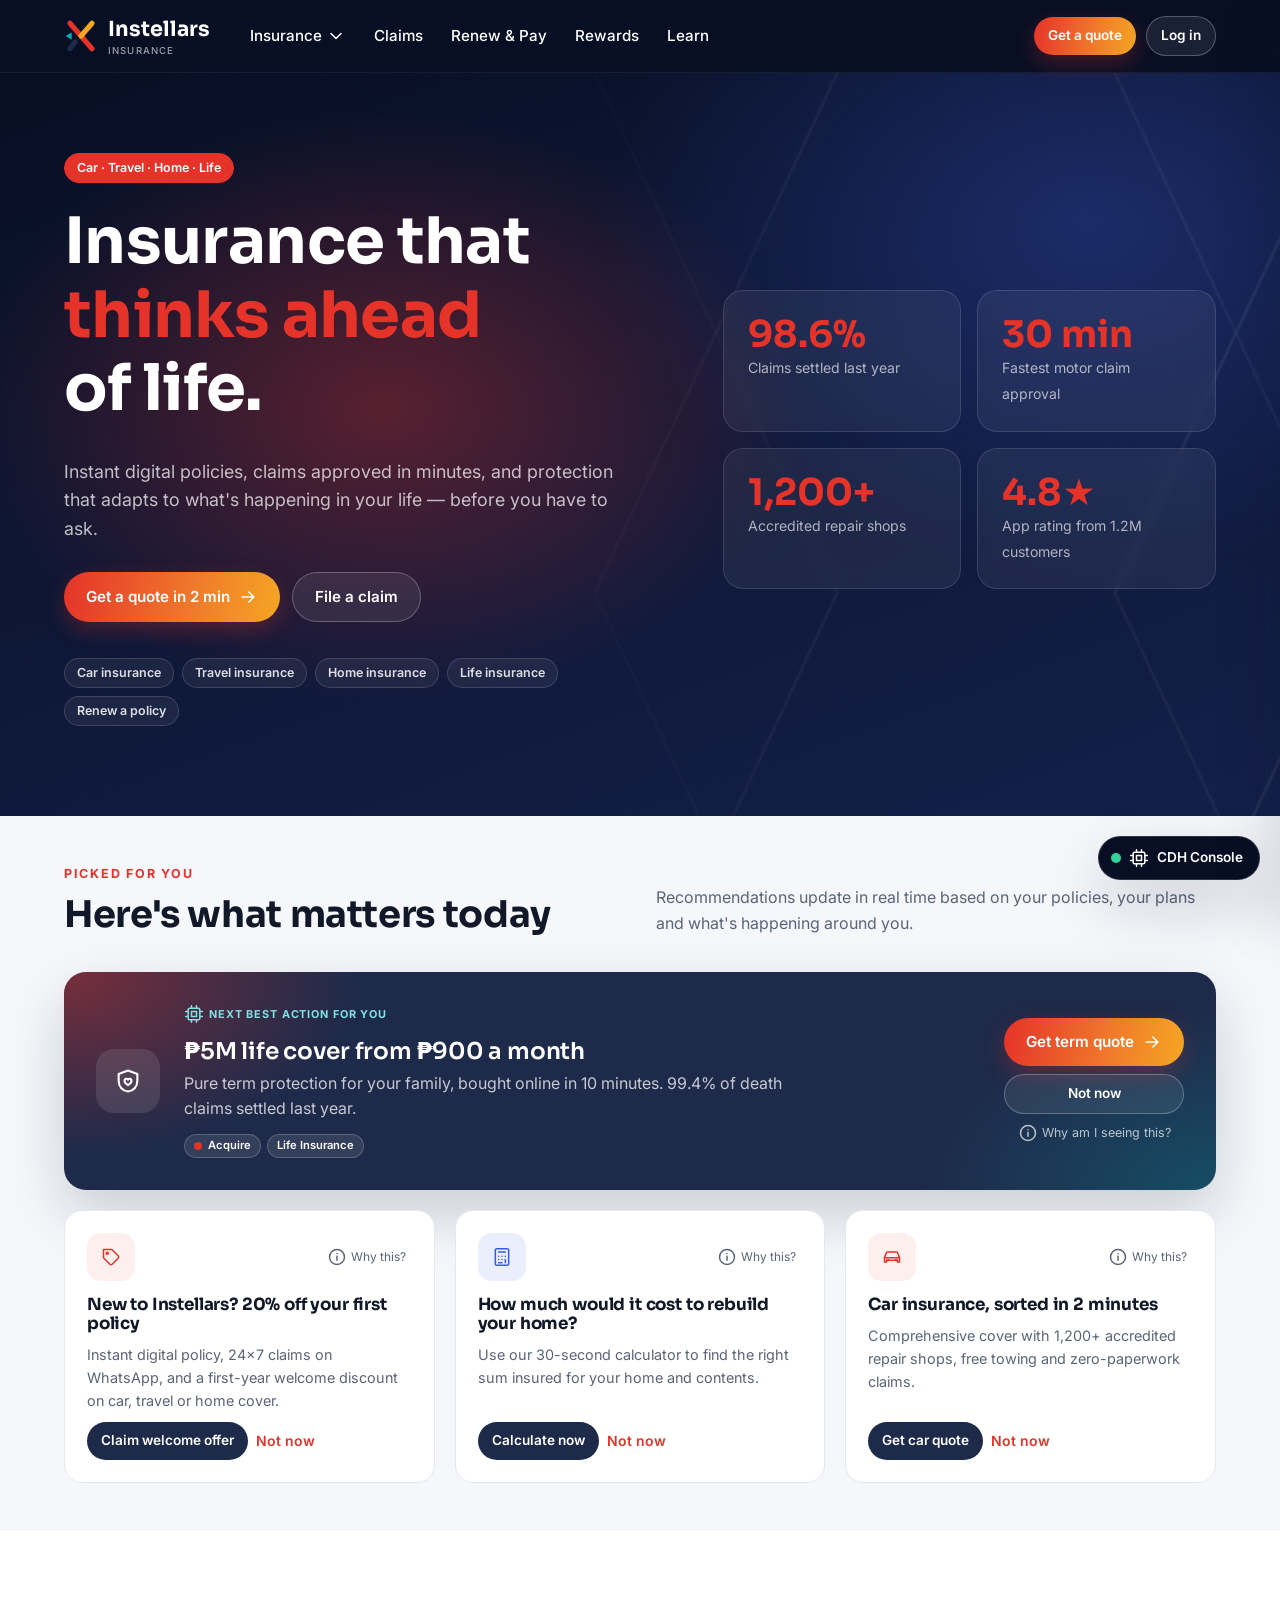
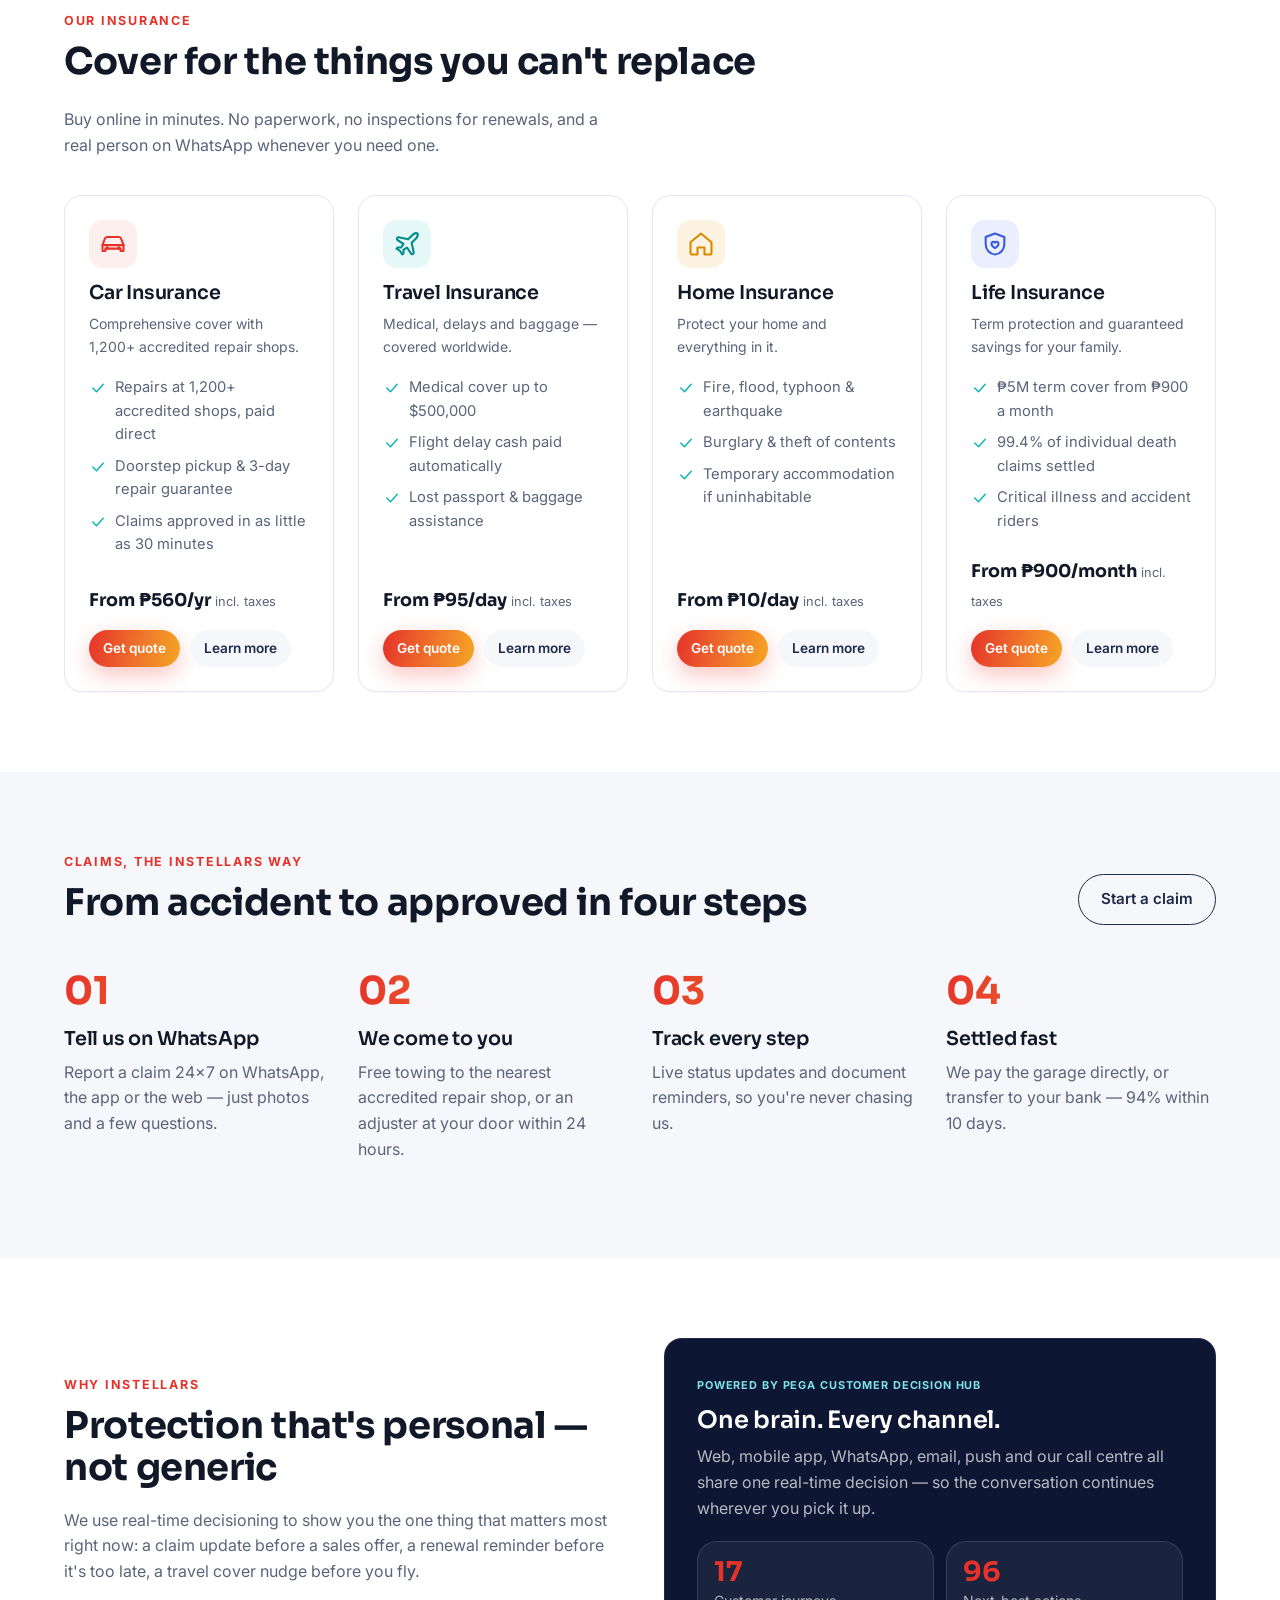
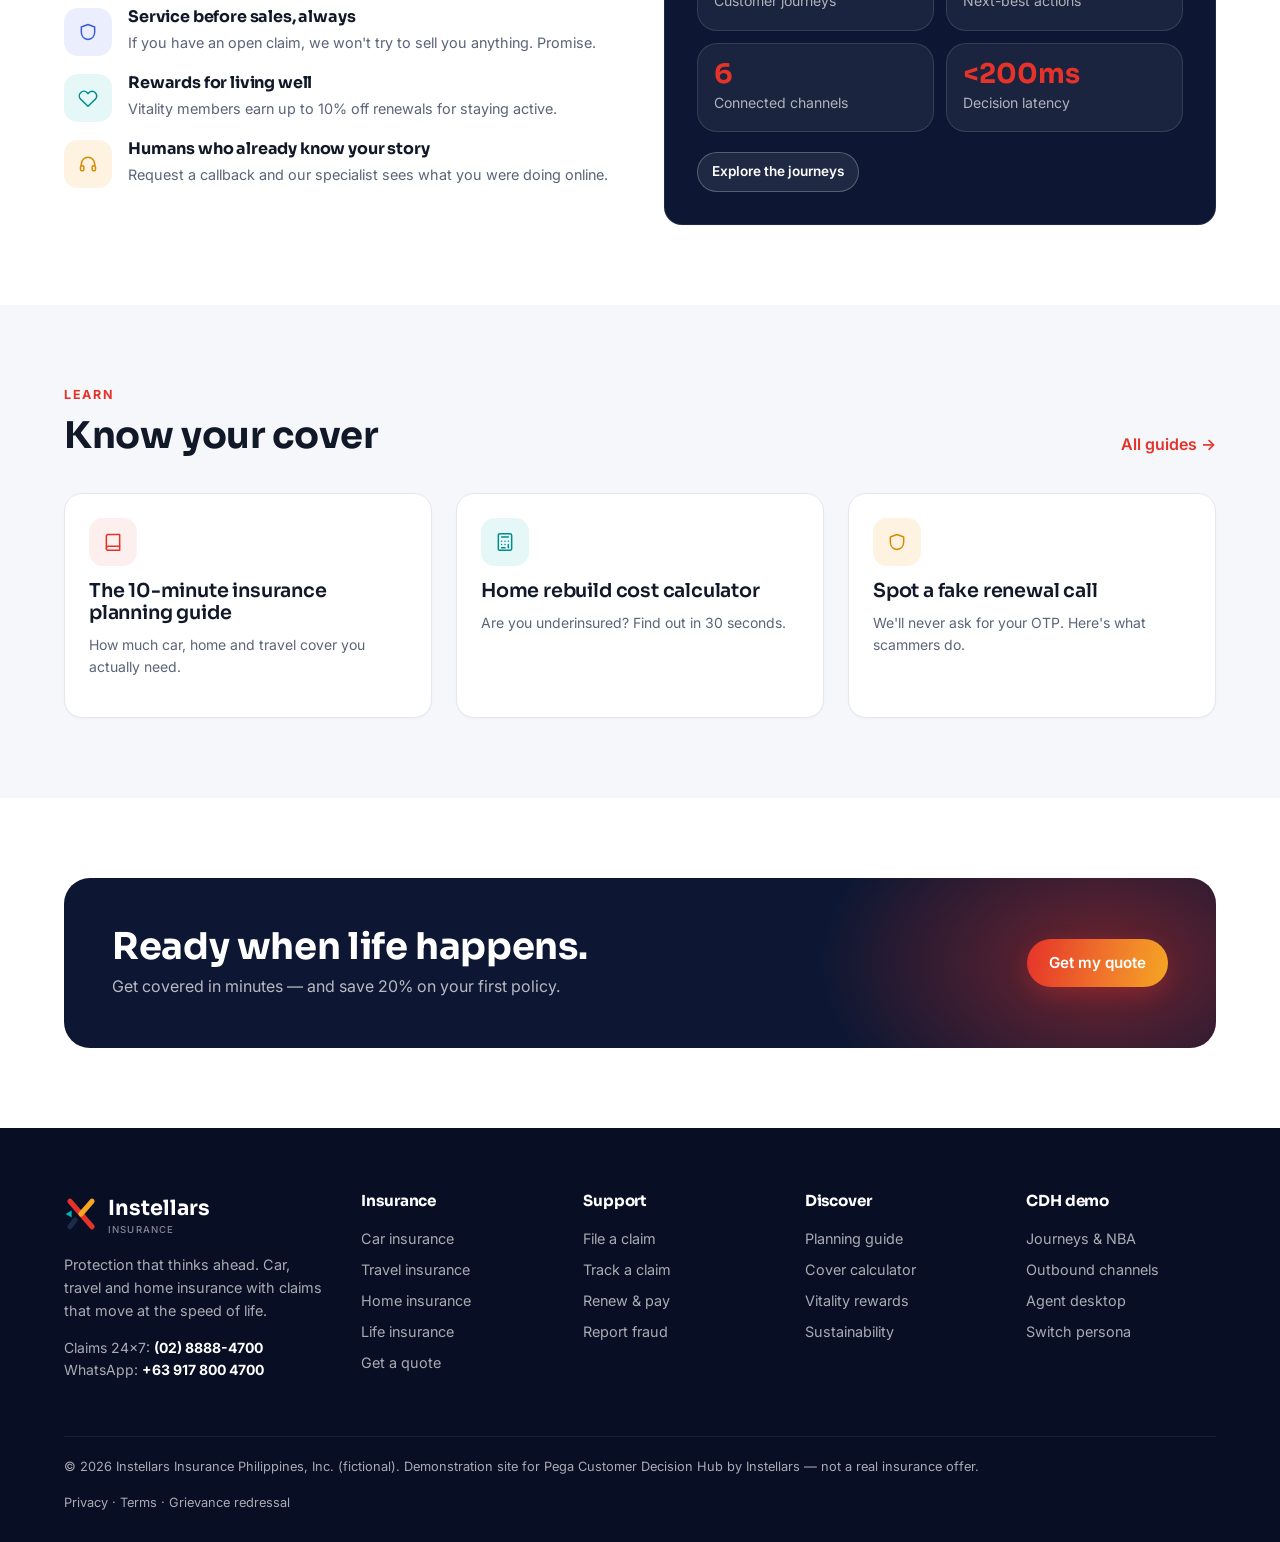
<file: index.html>
<!doctype html>
<html lang="en">
<head>
  <meta charset="utf-8">
  <meta name="viewport" content="width=device-width, initial-scale=1">
  <title>Instellars Insurance | Car, Travel & Home Insurance</title>
  <meta name="description" content="Car, travel and home insurance with instant digital policies, 24x7 WhatsApp claims and personalised protection.">
  <link rel="preconnect" href="https://fonts.googleapis.com"><link rel="preconnect" href="https://fonts.gstatic.com" crossorigin>
  <link href="https://fonts.googleapis.com/css2?family=Sora:wght@500;600;700&family=Inter:wght@400;500;600;700&family=JetBrains+Mono:wght@400;500&display=swap" rel="stylesheet">
  <link rel="stylesheet" href="css/site.css">
  <link rel="icon" href="data:image/svg+xml,%3Csvg xmlns='http://www.w3.org/2000/svg' viewBox='0 0 40 40'%3E%3Cpath d='M7 5 L33 35' stroke='%23E5332A' stroke-width='6' stroke-linecap='round'/%3E%3Cpath d='M33 5 L20 20' stroke='%23F5A623' stroke-width='6' stroke-linecap='round'/%3E%3C/svg%3E">
</head>
<body data-page="home" data-hero="dark">
<header id="site-header"></header>

<main>
  <section class="hero">
    <div class="wrap hero-grid">
      <div>
        <span class="chip chip-red" style="margin-bottom:22px">Car · Travel · Home · Life</span>
        <h1>Insurance that<br><span class="red">thinks ahead</span><br>of life.</h1>
        <p class="lead">Instant digital policies, claims approved in minutes, and protection that adapts to what's happening in your life — before you have to ask.</p>
        <div class="hero-actions">
          <a class="btn btn-primary" href="quote.html">Get a quote in 2 min <svg class="ico" viewBox="0 0 24 24"><path d="M5 12h14M13 6l6 6-6 6"/></svg></a>
          <a class="btn btn-light" href="claims.html">File a claim</a>
        </div>
        <div class="hero-chips">
          <a class="chip chip-dark" href="products.html?line=auto">Car insurance</a>
          <a class="chip chip-dark" href="products.html?line=travel">Travel insurance</a>
          <a class="chip chip-dark" href="products.html?line=property">Home insurance</a>
          <a class="chip chip-dark" href="products.html?line=life">Life insurance</a>
          <a class="chip chip-dark" href="payments.html">Renew a policy</a>
        </div>
      </div>
      <div class="stat-grid">
        <div class="glass stat"><b>98.6%</b><span>Claims settled last year</span></div>
        <div class="glass stat"><b>30 min</b><span>Fastest motor claim approval</span></div>
        <div class="glass stat"><b>1,200+</b><span>Accredited repair shops</span></div>
        <div class="glass stat"><b>4.8★</b><span>App rating from 1.2M customers</span></div>
      </div>
    </div>
  </section>

  <section class="block tight soft">
    <div class="wrap">
      <div class="sec-head">
        <div><span class="eyebrow" id="nba-eyebrow">Picked for you</span><h2 id="nba-title" style="margin:0">Here's what matters today</h2></div>
        <p id="nba-sub">Recommendations update in real time based on your policies, your plans and what's happening around you.</p>
      </div>
      <div id="home-nba"></div>
    </div>
  </section>

  <section class="block">
    <div class="wrap">
      <div class="sec-head">
        <div><span class="eyebrow">Our insurance</span><h2 style="margin:0">Cover for the things you can't replace</h2></div>
        <p>Buy online in minutes. No paperwork, no inspections for renewals, and a real person on WhatsApp whenever you need one.</p>
      </div>
      <div class="grid g4" id="product-cards"></div>
    </div>
  </section>

  <section class="block soft">
    <div class="wrap">
      <div class="sec-head">
        <div><span class="eyebrow">Claims, the Instellars way</span><h2 style="margin:0">From accident to approved in four steps</h2></div>
        <a class="btn btn-outline" href="claims.html">Start a claim</a>
      </div>
      <div class="steps-num">
        <div><h3>Tell us on WhatsApp</h3><p class="muted">Report a claim 24×7 on WhatsApp, the app or the web — just photos and a few questions.</p></div>
        <div><h3>We come to you</h3><p class="muted">Free towing to the nearest accredited repair shop, or an adjuster at your door within 24 hours.</p></div>
        <div><h3>Track every step</h3><p class="muted">Live status updates and document reminders, so you're never chasing us.</p></div>
        <div><h3>Settled fast</h3><p class="muted">We pay the garage directly, or transfer to your bank — 94% within 10 days.</p></div>
      </div>
    </div>
  </section>

  <section class="block">
    <div class="wrap grid g2" style="align-items:center;gap:48px">
      <div>
        <span class="eyebrow">Why Instellars</span>
        <h2>Protection that's personal — not generic</h2>
        <p class="muted">We use real-time decisioning to show you the one thing that matters most right now: a claim update before a sales offer, a renewal reminder before it's too late, a travel cover nudge before you fly.</p>
        <div class="grid" style="gap:18px;margin-top:24px">
          <div class="feature"><span class="ico-bubble blue"><svg class="ico" viewBox="0 0 24 24"><path d="M12 3 4 6v6c0 5 3.4 8.5 8 9 4.6-.5 8-4 8-9V6z"/></svg></span><div><h4>Service before sales, always</h4><p>If you have an open claim, we won't try to sell you anything. Promise.</p></div></div>
          <div class="feature"><span class="ico-bubble teal"><svg class="ico" viewBox="0 0 24 24"><path d="M20.8 5.6a5.5 5.5 0 0 0-7.8 0L12 6.7l-1-1.1a5.5 5.5 0 0 0-7.8 7.8l1 1L12 22l7.8-7.6 1-1a5.5 5.5 0 0 0 0-7.8z"/></svg></span><div><h4>Rewards for living well</h4><p>Vitality members earn up to 10% off renewals for staying active.</p></div></div>
          <div class="feature"><span class="ico-bubble amber"><svg class="ico" viewBox="0 0 24 24"><path d="M4 14v-2a8 8 0 0 1 16 0v2"/><rect x="3" y="14" width="4" height="6" rx="1.5"/><rect x="17" y="14" width="4" height="6" rx="1.5"/></svg></span><div><h4>Humans who already know your story</h4><p>Request a callback and our specialist sees what you were doing online.</p></div></div>
        </div>
      </div>
      <div class="card card-dark" style="padding:32px">
        <span class="cdh-tag" style="color:#7FE3E3">Powered by Pega Customer Decision Hub</span>
        <h3 style="font-size:1.5rem;margin:10px 0">One brain. Every channel.</h3>
        <p style="color:rgba(255,255,255,.7)">Web, mobile app, WhatsApp, email, push and our call centre all share one real-time decision — so the conversation continues wherever you pick it up.</p>
        <div class="grid g2" style="gap:12px;margin-top:20px">
          <div class="glass stat" style="padding:16px"><b style="font-size:1.7rem">17</b><span>Customer journeys</span></div>
          <div class="glass stat" style="padding:16px"><b style="font-size:1.7rem">96</b><span>Next-best actions</span></div>
          <div class="glass stat" style="padding:16px"><b style="font-size:1.7rem">6</b><span>Connected channels</span></div>
          <div class="glass stat" style="padding:16px"><b style="font-size:1.7rem">&lt;200ms</b><span>Decision latency</span></div>
        </div>
        <a class="btn btn-light btn-sm" style="margin-top:20px" href="journeys.html">Explore the journeys</a>
      </div>
    </div>
  </section>

  <section class="block soft">
    <div class="wrap">
      <div class="sec-head"><div><span class="eyebrow">Learn</span><h2 style="margin:0">Know your cover</h2></div><a class="link" href="learn.html">All guides →</a></div>
      <div class="grid g3">
        <a class="card hover" href="learn.html#guide"><span class="ico-bubble" data-icon="book"></span><h3>The 10-minute insurance planning guide</h3><p class="muted small">How much car, home and travel cover you actually need.</p></a>
        <a class="card hover" href="learn.html#calculator"><span class="ico-bubble teal" data-icon="calculator"></span><h3>Home rebuild cost calculator</h3><p class="muted small">Are you underinsured? Find out in 30 seconds.</p></a>
        <a class="card hover" href="learn.html#fraud"><span class="ico-bubble amber" data-icon="shield"></span><h3>Spot a fake renewal call</h3><p class="muted small">We'll never ask for your OTP. Here's what scammers do.</p></a>
      </div>
    </div>
  </section>

  <section class="block">
    <div class="wrap">
      <div class="cta-band">
        <div><h2>Ready when life happens.</h2><p>Get covered in minutes — and save 20% on your first policy.</p></div>
        <a class="btn btn-primary" href="quote.html">Get my quote</a>
      </div>
    </div>
  </section>
</main>

<footer id="site-footer"></footer>
<script src="js/data.js"></script>
<script src="js/store.js"></script>
<script src="js/cdh.js"></script>
<script src="js/ui.js"></script>
<script>
  UI.init();
  const c = Store.current();
  if (c) {
    document.getElementById("nba-eyebrow").textContent = `Hi ${c.first}`;
    document.getElementById("nba-title").textContent = "Here's what matters for you today";
  }
  UI.nba("home-nba", { channel: "Web", context: "home", limit: 3, variant: "heroTiles" });

  document.getElementById("product-cards").innerHTML = Object.values(PRODUCTS).map(p => `
    <div class="card hover product-card">
      <span class="ico-bubble ${{ auto: "", travel: "teal", property: "amber", life: "blue" }[p.line]}">${icon(p.icon, "ico-lg")}</span>
      <h3>${p.name}</h3>
      <p class="muted small">${p.tagline}</p>
      <ul>${p.points.slice(0, 3).map(x => `<li>${icon("check")}${x}</li>`).join("")}</ul>
      <div class="price">From ${p.from} <small>incl. taxes</small></div>
      <div style="display:flex;gap:10px"><a class="btn btn-primary btn-sm" href="quote.html?line=${p.line}">Get quote</a><a class="btn btn-ghost btn-sm" href="products.html?line=${p.line}">Learn more</a></div>
    </div>`).join("");
</script>
</body>
</html>
</file>
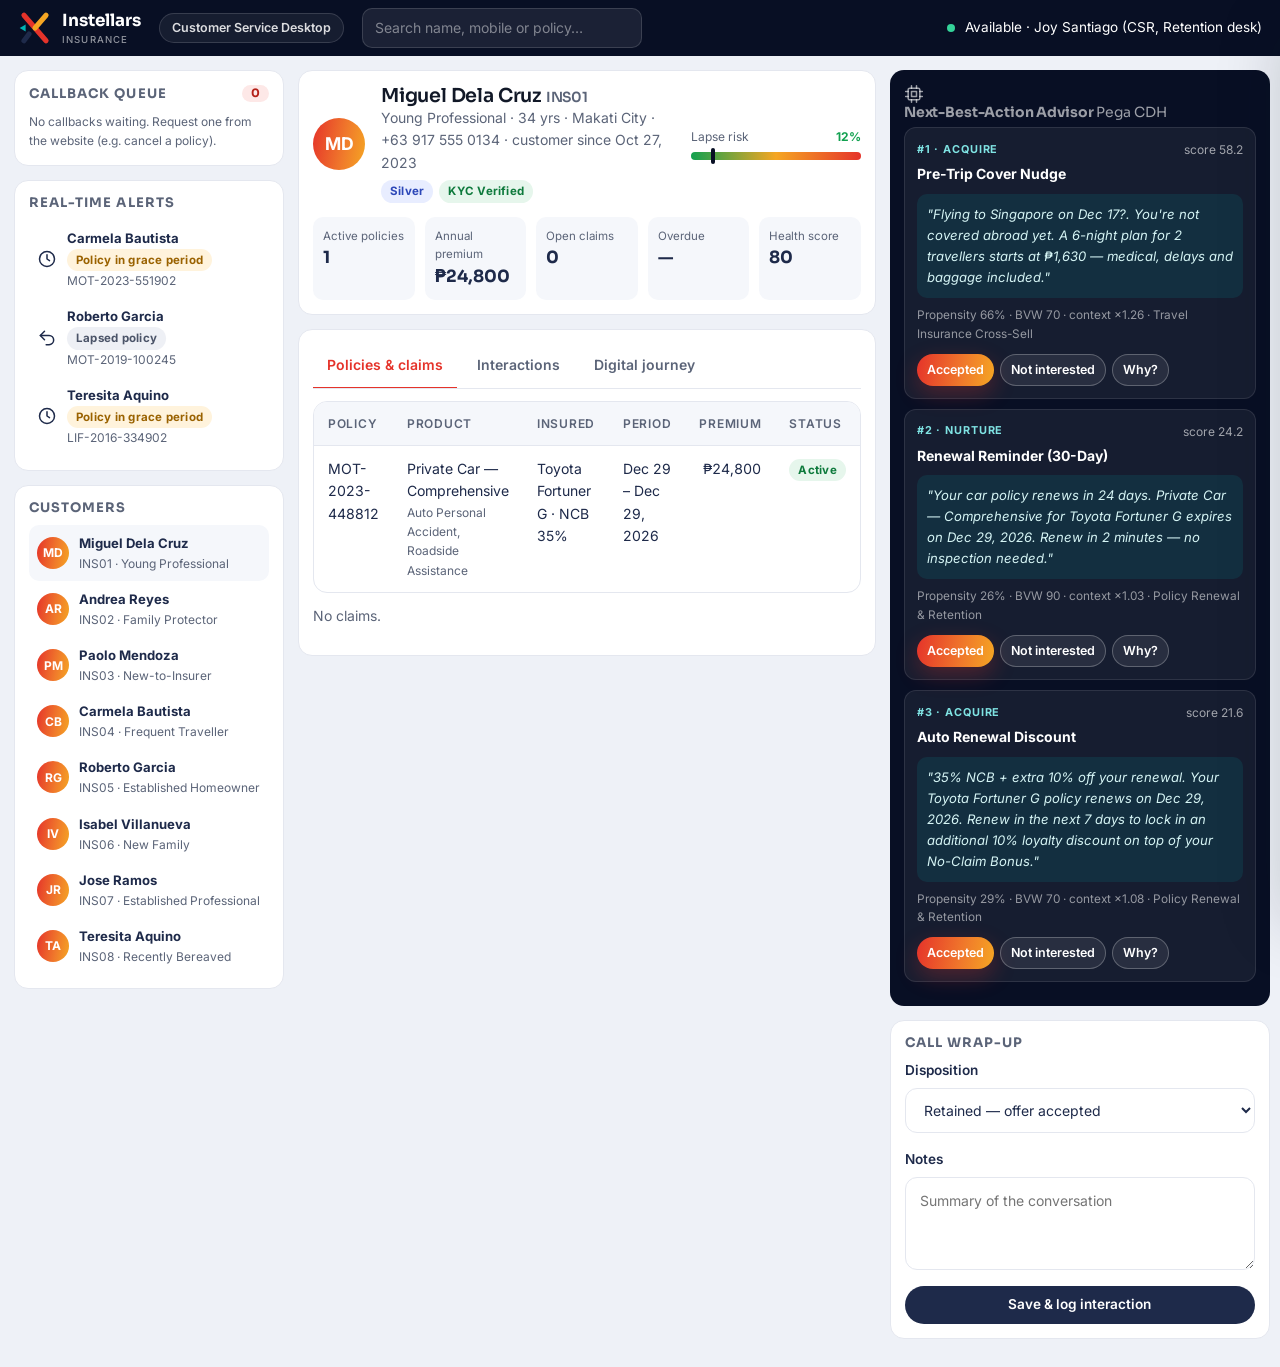
<file: agent.html>
<!doctype html>
<html lang="en">
<head>
  <meta charset="utf-8">
  <meta name="viewport" content="width=device-width, initial-scale=1">
  <title>Agent Desktop | Instellars Insurance</title>
  <link rel="preconnect" href="https://fonts.googleapis.com"><link rel="preconnect" href="https://fonts.gstatic.com" crossorigin>
  <link href="https://fonts.googleapis.com/css2?family=Sora:wght@500;600;700&family=Inter:wght@400;500;600;700&family=JetBrains+Mono:wght@400;500&display=swap" rel="stylesheet">
  <link rel="stylesheet" href="css/site.css">
  <style>
    body { background: #EEF1F7; font-size: 14px; }
    .ad-top { background: var(--navy-950); color: #fff; height: 56px; display: flex; align-items: center; gap: 18px; padding: 0 18px; position: sticky; top: 0; z-index: 20; }
    .ad-top .logo { color: #fff; font-size: 1.05rem; }
    .ad-top .logo small { color: rgba(255,255,255,.55); }
    .ad-top input { background: rgba(255,255,255,.08); border: 1px solid rgba(255,255,255,.14); color: #fff; border-radius: 10px; padding: 8px 12px; width: 280px; }
    .ad-top input::placeholder { color: rgba(255,255,255,.45); }
    .ad-grid { display: grid; grid-template-columns: 270px 1fr 380px; gap: 14px; padding: 14px; align-items: start; }
    .box { background: #fff; border: 1px solid var(--line); border-radius: 14px; padding: 14px; margin-bottom: 14px; }
    .box h4 { font-family: var(--font-head); font-size: .82rem; text-transform: uppercase; letter-spacing: .08em; color: var(--muted); margin: 0 0 10px; display: flex; justify-content: space-between; align-items: center; }
    .q-item { padding: 10px; border-radius: 10px; border: 1px solid var(--line); margin-bottom: 8px; cursor: pointer; font-size: .82rem; }
    .q-item:hover, .q-item.on { border-color: var(--red); background: #FFF7F6; }
    .q-item b { display: block; font-size: .88rem; }
    .c-item { display: flex; gap: 10px; align-items: center; padding: 8px; border-radius: 10px; cursor: pointer; font-size: .82rem; }
    .c-item:hover, .c-item.on { background: var(--bg-soft); }
    .c-item .avatar { width: 32px; height: 32px; font-size: .75rem; }
    .c360 { display: grid; grid-template-columns: auto 1fr auto; gap: 16px; align-items: center; }
    .mini-kpis { display: grid; grid-template-columns: repeat(5, 1fr); gap: 10px; margin-top: 14px; }
    .mini-kpis div { background: var(--bg-soft); border-radius: 10px; padding: 10px; }
    .mini-kpis span { font-size: .72rem; color: var(--muted); display: block; }
    .mini-kpis b { font-family: var(--font-head); font-size: 1.05rem; }
    .advisor { background: var(--navy-950); color: #fff; border-radius: 14px; padding: 14px; margin-bottom: 14px; }
    .advisor h4 { color: rgba(255,255,255,.6); }
    .adv-card { background: rgba(255,255,255,.06); border: 1px solid rgba(255,255,255,.1); border-radius: 12px; padding: 12px; margin-bottom: 10px; }
    .adv-card .script { background: rgba(0,180,180,.12); border-left: 0; border-radius: 10px; padding: 10px; font-size: .82rem; margin: 8px 0; color: #D6F5F5; font-style: italic; }
    .adv-card .why { font-size: .74rem; color: rgba(255,255,255,.55); }
    .gauge { height: 8px; border-radius: 99px; background: linear-gradient(90deg, #12A150, #F5A623, #E5332A); position: relative; }
    .gauge i { position: absolute; top: -4px; width: 4px; height: 16px; background: var(--navy-950); border-radius: 2px; }
    .ctx-banner { background: #FFF7E6; border: 1px solid #F5D08A; border-radius: 14px; padding: 14px; margin-bottom: 14px; font-size: .85rem; }
    @media (max-width: 1200px) { .ad-grid { grid-template-columns: 240px 1fr; } .ad-right { grid-column: 1 / -1; } }
    @media (max-width: 800px) { .ad-grid { grid-template-columns: 1fr; } .ad-top input { display: none; } .mini-kpis { grid-template-columns: repeat(2, 1fr); } }
  </style>
</head>
<body data-page="agent">
<div class="ad-top">
  <span class="logo" id="ad-logo"></span>
  <span class="chip chip-dark">Customer Service Desktop</span>
  <input id="search" placeholder="Search name, mobile or policy…">
  <span style="margin-left:auto;display:flex;gap:10px;align-items:center;font-size:.85rem"><span class="issue-dot" style="background:#34D399"></span>Available · Joy Santiago (CSR, Retention desk)</span>
</div>
<div class="ad-grid">
  <aside>
    <div class="box"><h4>Callback queue <span class="badge b-red" id="q-count">0</span></h4><div id="queue"></div></div>
    <div class="box"><h4>Real-time alerts</h4><div id="alerts"></div></div>
    <div class="box"><h4>Customers</h4><div id="custs"></div></div>
  </aside>
  <section id="center"></section>
  <aside class="ad-right" id="right"></aside>
</div>
<script src="js/data.js"></script>
<script src="js/store.js"></script>
<script src="js/cdh.js"></script>
<script src="js/ui.js"></script>
<script>
UI.ensureOverlay();
document.getElementById("ad-logo").innerHTML = `${LOGO_MARK}<div>Instellars<small>Insurance</small></div>`;
let cid = null, hid = null, tab = "overview", lastQ = Store.s.handoffs.length;

document.getElementById("search").addEventListener("input", e => {
  const v = e.target.value.toLowerCase().trim(); if (v.length < 3) return;
  const c = Store.allCustomers().find(x => x.name.toLowerCase().includes(v) || x.phone.replace(/\s/g, "").includes(v.replace(/\s/g, "")) || x.policies.some(p => p.no.toLowerCase().includes(v)));
  if (c) { cid = c.id; hid = null; render(); }
});
window.addEventListener("store:change", e => {
  if (Store.s.handoffs.length > lastQ) { const h = Store.s.handoffs[0]; UI.toast(`New callback request: ${nameOf(h.cid)} — ${h.reason}`, 6000); }
  lastQ = Store.s.handoffs.length;
  render();
});
const firstWaiting = Store.s.handoffs.find(h => h.status === "Waiting");
if (firstWaiting) { hid = firstWaiting.id; cid = firstWaiting.cid; } else cid = (Store.current() || Store.allCustomers()[0]).id;
render();
setInterval(() => renderLeft(), 30000);

function nameOf(id) { const c = Store.customer(id); return c ? c.name : "Prospect " + id; }
function ago(ts) { const m = Math.round((Date.now() - ts) / 60000); return m < 1 ? "just now" : m < 60 ? m + " min ago" : Math.round(m / 60) + " h ago"; }

function render() { renderLeft(); renderCenter(); renderRight(); }

function renderLeft() {
  const q = Store.s.handoffs.filter(h => h.status !== "Completed");
  document.getElementById("q-count").textContent = q.filter(h => h.status === "Waiting").length;
  document.getElementById("queue").innerHTML = q.map(h => `<div class="q-item ${h.id === hid ? "on" : ""}" data-h="${h.id}"><span style="float:right">${UI.statusBadge(h.status)}</span><b>${esc(nameOf(h.cid))}</b>${esc(h.reason)}<div class="xs muted">${ago(h.ts)} · ${esc((h.context && h.context.when) || "")} · from ${esc(h.page)}</div></div>`).join("") || `<p class="xs muted" style="margin:0">No callbacks waiting. Request one from the website (e.g. cancel a policy).</p>`;
  const alerts = [];
  Store.allCustomers().forEach(c => {
    if (c.signals.cancelIntent) alerts.push([c, "doorExit", "Cancellation intent", `${c.signals.cancelIntent.policy} · ${c.signals.cancelIntent.reason}`, "b-red"]);
    if (c.claims.some(k => k.fraudCheck === "Review")) alerts.push([c, "shieldAlert", "Claim under fraud review", c.claims.find(k => k.fraudCheck === "Review").no, "b-amber"]);
    if (H.grace(c)) alerts.push([c, "clock", "Policy in grace period", H.grace(c).no, "b-amber"]);
    if (H.lapsed(c)) alerts.push([c, "undo", "Lapsed policy", H.lapsed(c).no, "b-gray"]);
  });
  document.getElementById("alerts").innerHTML = alerts.map(([c, i, t, d, b]) => `<div class="c-item" data-c="${c.id}">${icon(i)}<div><b>${esc(c.name)}</b><span class="badge ${b}">${t}</span><div class="xs muted">${esc(d)}</div></div></div>`).join("") || `<p class="xs muted" style="margin:0">No alerts.</p>`;
  document.getElementById("custs").innerHTML = Store.allCustomers().map(c => `<div class="c-item ${c.id === cid ? "on" : ""}" data-c="${c.id}"><span class="avatar">${c.first[0]}${(c.name.split(" ")[1] || " ")[0]}</span><div><b>${esc(c.name)}</b><div class="xs muted">${esc(CDH.displayId(c))} · ${esc(c.segment)}</div></div></div>`).join("");
  document.querySelectorAll("[data-h]").forEach(el => el.onclick = () => {
    const h = Store.s.handoffs.find(x => x.id === el.dataset.h);
    hid = h.id; cid = h.cid;
    if (h.status === "Waiting") { h.status = "In progress"; Store.log(h.cid, "handoff", `Callback picked up by agent · ${h.id}`); Store.save(); } else render();
  });
  document.querySelectorAll("[data-c]").forEach(el => el.onclick = () => { cid = el.dataset.c; hid = null; render(); });
}

function renderCenter() {
  const c = Store.customer(cid), el = document.getElementById("center");
  if (!c) { el.innerHTML = `<div class="box">Anonymous prospect — no customer record yet.</div>`; return; }
  const h = hid && Store.s.handoffs.find(x => x.id === hid);
  const risk = H.lapseScore(c);
  el.innerHTML = `
    ${h ? `<div class="ctx-banner"><div style="display:flex;justify-content:space-between;gap:10px"><b>${icon("send", "xs")} Digital handoff ${h.id} · ${esc(h.reason)}</b><span class="xs muted">${ago(h.ts)}</span></div>
      <div style="margin-top:6px">Customer was on <b>${esc(h.page)}</b>${h.context && h.context.intent ? ` · intent: <b>${esc(h.context.intent)}</b>` : ""} · wants a call <b>${esc((h.context && h.context.when) || "now")}</b></div>
      ${h.context && h.context.recentNBA && h.context.recentNBA.length ? `<div class="xs muted" style="margin-top:4px">Recent digital responses: ${h.context.recentNBA.map(esc).join(" · ")}</div>` : ""}</div>` : ""}
    <div class="box">
      <div class="c360"><span class="avatar" style="width:52px;height:52px;font-size:1.1rem">${c.first[0]}${(c.name.split(" ")[1] || " ")[0]}</span>
        <div><h3 style="margin:0">${esc(c.name)} <span class="muted small">${esc(CDH.displayId(c))}</span></h3><div class="small muted">${esc(c.segment)} · ${c.age} yrs · ${esc(c.city)} · ${esc(c.phone)} · customer since ${fdate(c.customerSince)}</div>
          <div class="nba-meta" style="margin-top:6px"><span class="badge b-blue">${c.loyalty.tier}</span><span class="badge ${c.kyc === "Verified" ? "b-green" : "b-amber"}">KYC ${c.kyc}</span>${c.autoPay ? '<span class="badge b-teal">AutoPay</span>' : ""}${c.signals.cancelIntent ? '<span class="badge b-red">Cancellation intent</span>' : ""}</div></div>
        <div style="width:170px"><div class="xs muted" style="display:flex;justify-content:space-between"><span>Lapse risk</span><b style="color:${risk >= .6 ? "var(--red)" : risk >= .35 ? "var(--amber)" : "var(--green)"}">${Math.round(risk * 100)}%</b></div><div class="gauge" style="margin-top:6px"><i style="left:${risk * 100}%"></i></div>
          ${c.risk.churnDrivers && c.risk.churnDrivers.length ? `<div class="xs muted" style="margin-top:6px">${c.risk.churnDrivers.map(esc).join(" · ")}</div>` : ""}</div></div>
      <div class="mini-kpis">
        <div><span>Active policies</span><b>${H.pols(c).length}</b></div>
        <div><span>Annual premium</span><b>${money(H.pols(c).reduce((s, p) => s + p.premium, 0))}</b></div>
        <div><span>Open claims</span><b>${c.claims.filter(k => !["Settled", "Rejected"].includes(k.status)).length}</b></div>
        <div><span>Overdue</span><b style="color:${H.failedPay(c) ? "var(--red)" : "inherit"}">${H.failedPay(c) ? money(H.failedPay(c).amount) : "—"}</b></div>
        <div><span>Health score</span><b>${INSIGHTS.healthScore(c)}</b></div>
      </div>
    </div>
    <div class="box">
      <div class="tabs" style="margin-bottom:12px">${[["overview", "Policies & claims"], ["timeline", "Interactions"], ["digital", "Digital journey"]].map(([k, l]) => `<button data-tab="${k}" class="${tab === k ? "on" : ""}">${l}</button>`).join("")}</div>
      <div id="tab"></div>
    </div>`;
  document.querySelectorAll("[data-tab]").forEach(b => b.onclick = () => { tab = b.dataset.tab; renderCenter(); });
  const t = document.getElementById("tab");
  if (tab === "overview") {
    t.innerHTML = `<div class="table-wrap" style="margin-bottom:12px"><table class="t"><thead><tr><th>Policy</th><th>Product</th><th>Insured</th><th>Period</th><th class="num">Premium</th><th>Status</th></tr></thead><tbody>
      ${c.policies.map(p => `<tr><td>${p.no}</td><td>${esc(p.product)}<div class="xs muted">${(p.addons || []).join(", ")}</div></td><td class="small">${esc(p.line === "auto" ? p.insured.vehicle + " · NCB " + p.ncb + "%" : p.line === "property" ? "SI " + lakh(p.sumInsured || p.contents) : p.line === "life" ? "SA " + lakh(p.sumAssured) + " · beneficiary " + p.insured.nominee : p.insured.region || p.insured.dest)}</td><td class="small">${fshort(p.start)} – ${fdate(p.end)}</td><td class="num">${money(p.premium)}</td><td>${UI.statusBadge(p.status)}</td></tr>`).join("")}</tbody></table></div>
      ${c.claims.length ? `<div class="table-wrap"><table class="t"><thead><tr><th>Claim</th><th>Type</th><th>Filed</th><th class="num">Amount</th><th>Status</th><th>Fraud</th></tr></thead><tbody>${c.claims.map(k => `<tr><td>${k.no}</td><td>${esc(k.type)}</td><td>${fdate(k.date)}</td><td class="num">${money(k.paid || k.estimate)}</td><td>${UI.statusBadge(k.status)}</td><td>${k.fraudCheck === "Review" ? '<span class="badge b-amber">Review</span>' : '<span class="badge b-green">' + esc(k.fraudCheck) + "</span>"}</td></tr>`).join("")}</tbody></table></div>` : `<p class="small muted">No claims.</p>`}`;
  } else if (tab === "timeline") {
    const items = [...c.interactions.map(i => ({ d: i.date, t: i.note, ch: i.channel })), ...Store.s.events.filter(e => e.cid === c.id && e.type !== "decision").map(e => ({ d: iso(new Date(e.ts)), t: e.text, ch: e.type, ts: e.ts }))]
      .sort((a, b) => (b.ts || parseDate(b.d).getTime()) - (a.ts || parseDate(a.d).getTime())).slice(0, 25);
    t.innerHTML = `<ul class="timeline">${items.map(i => `<li class="done"><i></i><b style="font-weight:500">${esc(i.t)}</b><span>${fdate(i.d)} · ${esc(i.ch)}</span></li>`).join("")}</ul>`;
  } else {
    const rs = Store.s.responses.filter(r => r.cid === c.id).slice(0, 30);
    t.innerHTML = rs.length ? `<div class="table-wrap"><table class="t"><thead><tr><th>Time</th><th>Channel</th><th>Action</th><th>Outcome</th></tr></thead><tbody>${rs.map(r => `<tr><td class="small">${new Date(r.ts).toLocaleString("en-PH", { day: "numeric", month: "short", hour: "2-digit", minute: "2-digit" })}</td><td>${(CHANNELS[r.channel] || { label: r.channel }).label}</td><td>${esc(ACTION_BY_ID[r.aid] ? ACTION_BY_ID[r.aid].name : r.aid)}</td><td><span class="badge ${{ Accepted: "b-green", Clicked: "b-blue", Rejected: "b-red", Impression: "b-gray" }[r.outcome]}">${r.outcome}</span></td></tr>`).join("")}</tbody></table></div>` : `<p class="small muted">No digital activity captured yet.</p>`;
  }
}

function renderRight() {
  const c = Store.customer(cid), el = document.getElementById("right");
  if (!c) { el.innerHTML = ""; return; }
  const d = CDH.decide({ subject: c, channel: "Agent", context: c.signals.cancelIntent ? "cancel" : null, limit: 3 });
  const h = hid && Store.s.handoffs.find(x => x.id === hid);
  el.innerHTML = `
    <div class="advisor"><h4>${icon("cpu", "xs")} Next-Best-Action Advisor <span style="font-weight:400;text-transform:none;letter-spacing:0">Pega CDH</span></h4>
      ${d.top.map((r, i) => {
        const t = CDH.treatment(r.action, c);
        const script = r.action.script ? CDH.safe(r.action.script, c, "") : `"${t.h}. ${t.b}"`;
        return `<div class="adv-card"><div style="display:flex;justify-content:space-between;gap:8px"><span class="cdh-tag" style="color:#7FE3E3">#${i + 1} · ${r.action.issue}</span><span class="xs" style="opacity:.6">score ${r.score.toFixed(1)}</span></div>
          <b style="display:block;margin-top:4px">${esc(r.action.name)}</b>
          <div class="script">${esc(script)}</div>
          <div class="why">Propensity ${(r.p * 100).toFixed(0)}% · BVW ${r.bvw} · context ×${r.cw.toFixed(2)} · ${esc(JOURNEYS.find(j => j.id === r.action.journey).name)}</div>
          <div style="display:flex;gap:6px;margin-top:10px;flex-wrap:wrap"><button class="btn btn-primary btn-xs" data-acc="${r.action.id}">Accepted</button><button class="btn btn-light btn-xs" data-rej="${r.action.id}">Not interested</button><button class="btn btn-light btn-xs" data-why="${r.action.id}">Why?</button></div></div>`;
      }).join("") || `<p class="small" style="opacity:.7">No eligible actions for this customer right now.</p>`}
    </div>
    <div class="box"><h4>Call wrap-up</h4>
      <div class="field"><label>Disposition</label><select id="disp"><option>Retained — offer accepted</option><option>Retained — no offer needed</option><option>Query resolved</option><option>Cancellation processed</option><option>Callback rescheduled</option></select></div>
      <div class="field"><label>Notes</label><textarea id="notes" rows="3" placeholder="Summary of the conversation"></textarea></div>
      <button class="btn btn-dark btn-sm btn-block" id="wrap">Save & ${h ? "close handoff" : "log interaction"}</button></div>`;
  el.querySelectorAll("[data-why]").forEach(b => b.onclick = () => UI.trace(d, b.dataset.why));
  el.querySelectorAll("[data-rej]").forEach(b => b.onclick = () => { CDH.respond(c.id, b.dataset.rej, "Rejected", "Agent", "call"); UI.toast("Response captured — adaptive model updated."); });
  el.querySelectorAll("[data-acc]").forEach(b => b.onclick = () => {
    const aid = b.dataset.acc;
    if (["R07", "R09", "R13"].includes(aid)) {
      Store.update(c.id, x => {
        delete x.signals.cancelIntent; x.risk.lapseScore = .25; x.signals.competitorQuote = false;
        const p = x.policies.find(y => y.status === "Active" || y.status === "Grace");
        if (p) { p.premium = Math.round(p.premium * .88); x.interactions.unshift({ date: D(0), channel: "Call Center", note: `12% loyalty discount applied to ${p.no} by agent` }); }
      });
      UI.toast("Retention offer applied: 12% loyalty discount. Cancellation intent cleared.");
    } else UI.toast("Offer accepted — captured to CDH.");
    CDH.respond(c.id, aid, "Accepted", "Agent", "call");
  });
  document.getElementById("wrap").onclick = () => {
    const disp = document.getElementById("disp").value, notes = document.getElementById("notes").value;
    Store.update(c.id, x => { x.interactions.unshift({ date: D(0), channel: "Call Center", note: `${disp}${notes ? " — " + notes : ""}` }); });
    if (h) { h.status = "Completed"; Store.log(c.id, "handoff", `Callback ${h.id} completed · ${disp}`); Store.save(); hid = null; }
    UI.toast("Interaction saved.");
  };
}
</script>
</body>
</html>
</file>
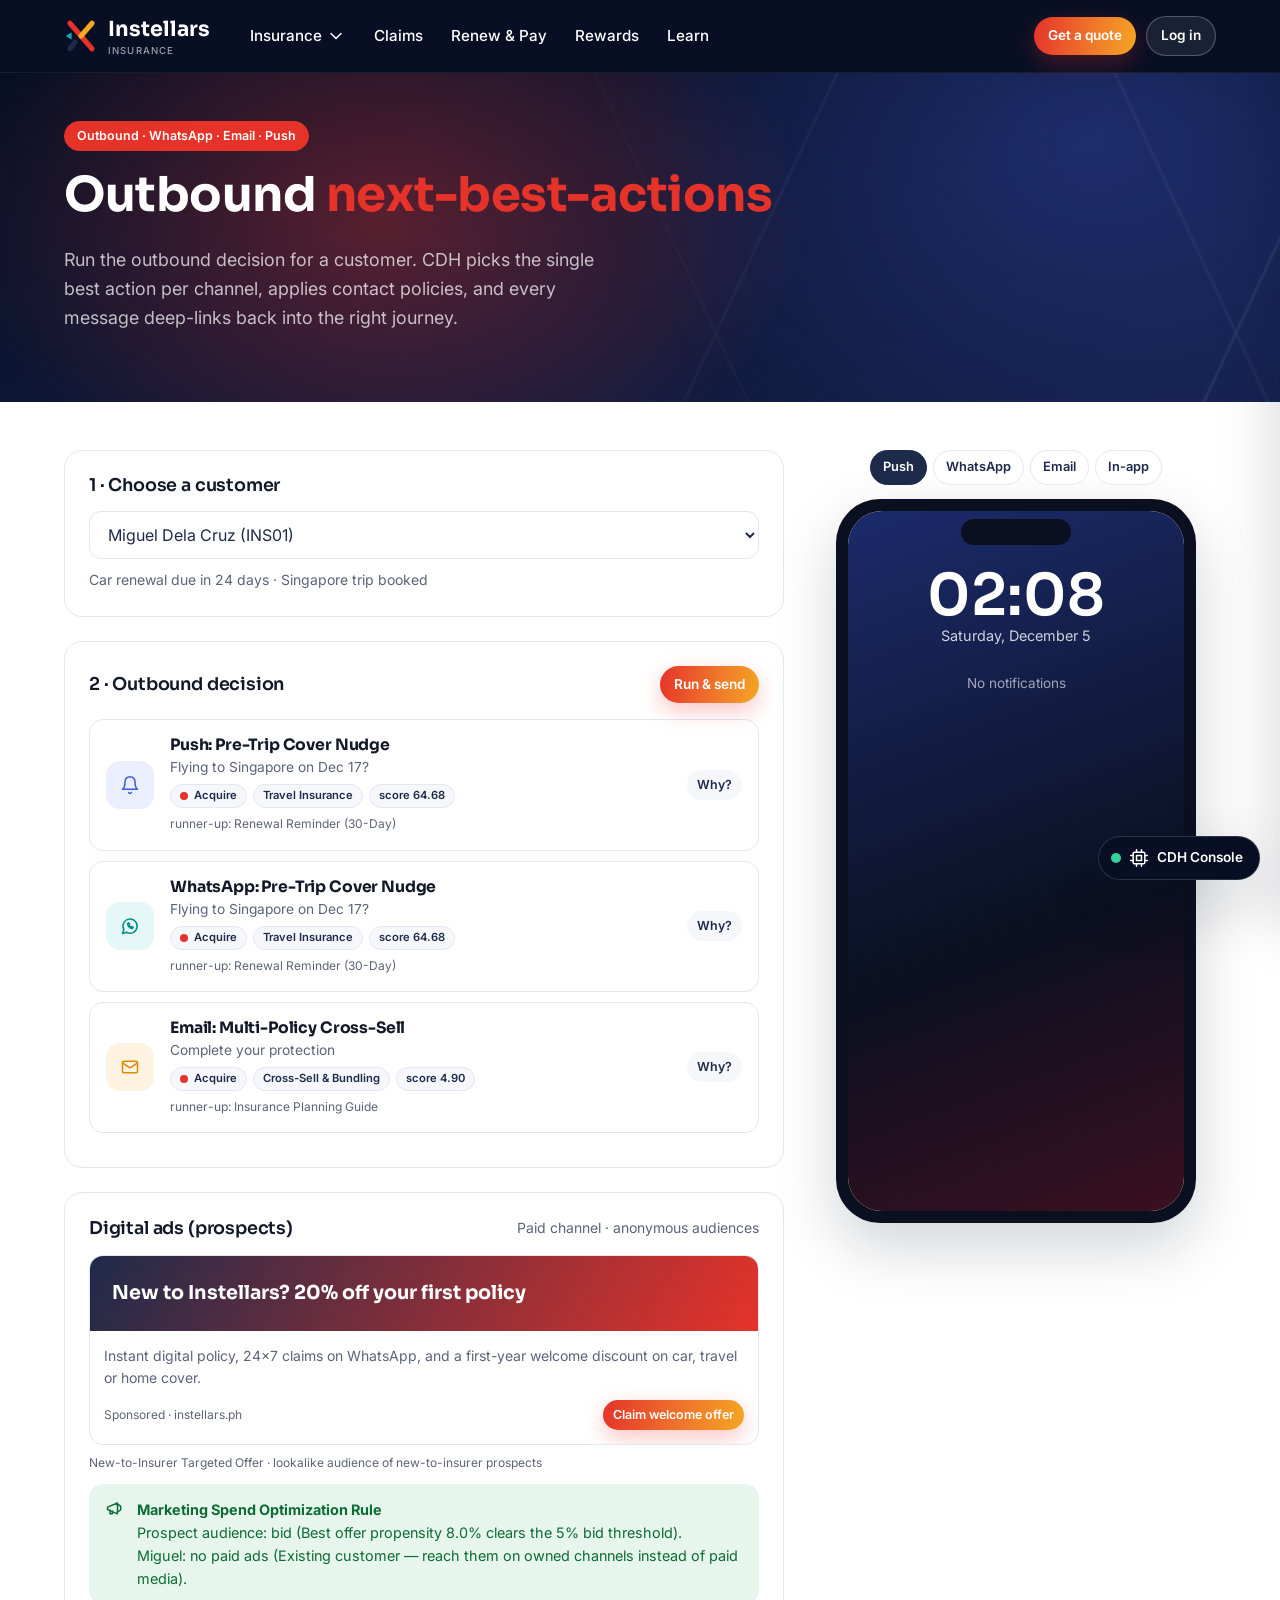
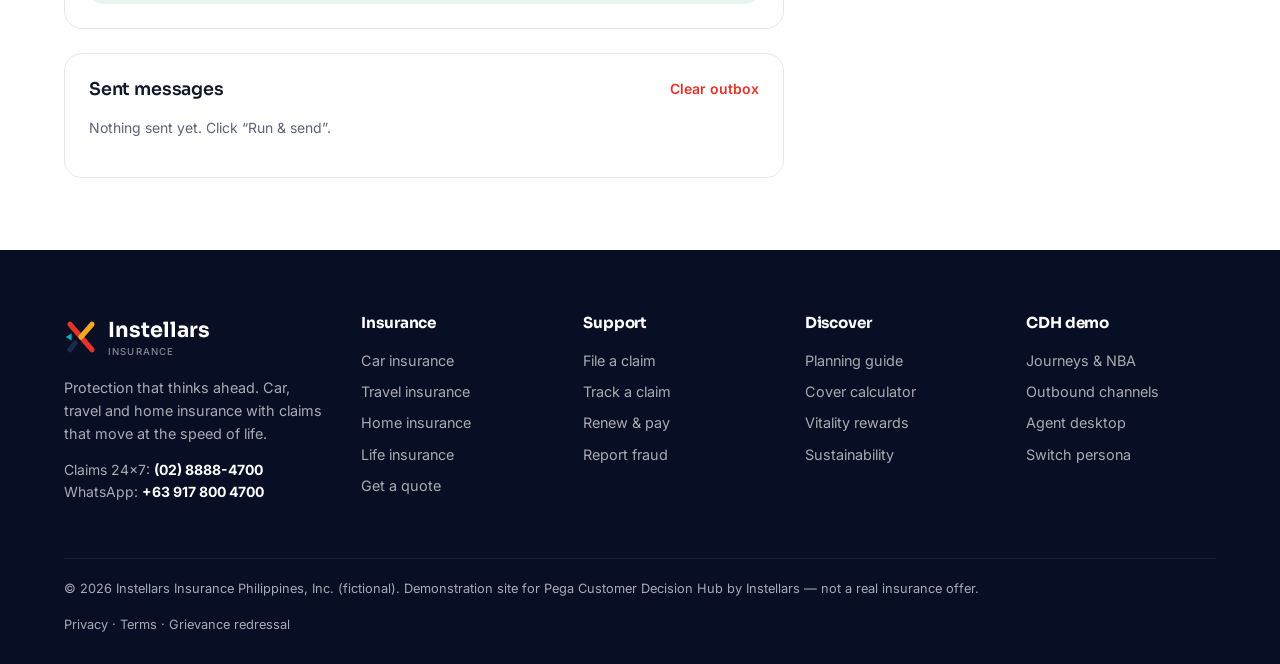
<file: channels.html>
<!doctype html>
<html lang="en">
<head>
  <meta charset="utf-8">
  <meta name="viewport" content="width=device-width, initial-scale=1">
  <title>Outbound Channels | Instellars Insurance</title>
  <link rel="preconnect" href="https://fonts.googleapis.com"><link rel="preconnect" href="https://fonts.gstatic.com" crossorigin>
  <link href="https://fonts.googleapis.com/css2?family=Sora:wght@500;600;700&family=Inter:wght@400;500;600;700&family=JetBrains+Mono:wght@400;500&display=swap" rel="stylesheet">
  <link rel="stylesheet" href="css/site.css">
  <style>
    .ch-layout { display: grid; grid-template-columns: 1fr 400px; gap: 32px; align-items: start; }
    .phone { width: 360px; max-width: 100%; margin: 0 auto; border-radius: 44px; background: #0B1020; padding: 12px; box-shadow: var(--shadow-lg); }
    .screen { border-radius: 34px; overflow: hidden; height: 700px; display: flex; flex-direction: column; background: #fff; position: relative; }
    .notch { position: absolute; top: 8px; left: 50%; transform: translateX(-50%); width: 110px; height: 26px; border-radius: 20px; background: #0B1020; z-index: 3; }
    .ph-tabs { display: flex; gap: 6px; justify-content: center; margin-bottom: 14px; flex-wrap: wrap; }
    .ph-tabs button { border: 1px solid var(--line); background: #fff; border-radius: 999px; padding: 6px 12px; font-size: .8rem; font-weight: 600; cursor: pointer; display: inline-flex; gap: 6px; align-items: center; }
    .ph-tabs button.on { background: var(--navy-800); color: #fff; border-color: var(--navy-800); }
    /* lock screen */
    .lock { flex: 1; background: linear-gradient(160deg, #1B2B6B, #0B1020 60%, #3A1020); color: #fff; padding: 56px 14px 14px; overflow-y: auto; }
    .lock .time { text-align: center; font-family: var(--font-head); font-size: 3.6rem; font-weight: 600; line-height: 1; }
    .lock .date { text-align: center; opacity: .8; margin-bottom: 26px; font-size: .9rem; }
    .notif { background: rgba(255, 255, 255, .16); backdrop-filter: blur(12px); border-radius: 18px; padding: 12px 14px; margin-bottom: 10px; font-size: .84rem; display: block; color: #fff; }
    .notif .app { display: flex; justify-content: space-between; font-size: .72rem; opacity: .8; margin-bottom: 4px; }
    .notif b { display: block; }
    /* whatsapp */
    .wa-head { background: #075E54; color: #fff; padding: 44px 14px 12px; display: flex; gap: 10px; align-items: center; }
    .wa-head .avatar { width: 34px; height: 34px; font-size: .8rem; }
    .wa-body { flex: 1; background: #ECE5DD; padding: 14px 10px; overflow-y: auto; }
    .wa-msg { background: #fff; border-radius: 0 12px 12px 12px; padding: 10px 12px; max-width: 88%; margin-bottom: 10px; font-size: .86rem; box-shadow: 0 1px 1px rgba(0,0,0,.08); }
    .wa-msg .t { font-size: .68rem; color: #8A8F98; text-align: right; margin-top: 4px; }
    .wa-btns { display: flex; flex-direction: column; margin: -6px 0 12px; max-width: 88%; gap: 2px; }
    .wa-btns a, .wa-btns button { background: #fff; color: #128C7E; text-align: center; padding: 9px; font-weight: 600; font-size: .84rem; border: 0; cursor: pointer; }
    .wa-btns > :first-child { border-radius: 8px 8px 0 0; } .wa-btns > :last-child { border-radius: 0 0 8px 8px; }
    .wa-me { background: #DCF8C6; margin-left: auto; border-radius: 12px 0 12px 12px; }
    /* email */
    .mail-top { padding: 44px 16px 10px; border-bottom: 1px solid var(--line); font-weight: 700; font-family: var(--font-head); }
    .mail-list { flex: 1; overflow-y: auto; }
    .mail-item { padding: 12px 16px; border-bottom: 1px solid var(--line); cursor: pointer; font-size: .84rem; }
    .mail-item b { display: block; }
    .mail-open { flex: 1; overflow-y: auto; }
    .mail-hero { background: var(--navy-950); color: #fff; padding: 20px; }
    /* app */
    .app-top { background: var(--navy-950); color: #fff; padding: 46px 16px 18px; }
    .app-body { flex: 1; overflow-y: auto; padding: 14px; background: var(--bg-soft); }
    .app-card { background: #fff; border-radius: 16px; padding: 14px; margin-bottom: 10px; border: 1px solid var(--line); font-size: .84rem; }
    .app-card b { display: block; font-family: var(--font-head); font-size: .95rem; margin: 6px 0 4px; }
    .ad { border: 1px solid var(--line); border-radius: 14px; overflow: hidden; background: #fff; }
    .ad .img { background: linear-gradient(120deg, #1E2A4A, #E5332A); color: #fff; padding: 22px; font-family: var(--font-head); font-weight: 700; font-size: 1.2rem; }
    @media (max-width: 1024px) { .ch-layout { grid-template-columns: 1fr; } }
  </style>
</head>
<body data-page="channels" data-hero="dark">
<header id="site-header"></header>
<main>
  <section class="hero page-hero" style="padding:48px 0 52px"><div class="wrap">
    <span class="chip chip-red" style="margin-bottom:16px">Outbound · WhatsApp · Email · Push</span>
    <h1>Outbound <span class="red">next-best-actions</span></h1>
    <p class="lead">Run the outbound decision for a customer. CDH picks the single best action per channel, applies contact policies, and every message deep-links back into the right journey.</p>
  </div></section>
  <section class="block tight"><div class="wrap ch-layout">
    <div>
      <div class="panel">
        <div class="panel-head"><h3>1 · Choose a customer</h3></div>
        <div class="field" style="margin:0"><select id="cust"></select></div>
        <p class="small muted" id="cust-note" style="margin:10px 0 0"></p>
      </div>
      <div class="panel">
        <div class="panel-head"><h3>2 · Outbound decision</h3><button class="btn btn-primary btn-sm" id="run">Run & send</button></div>
        <div id="plan"></div>
      </div>
      <div class="panel">
        <div class="panel-head"><h3>Digital ads (prospects)</h3><span class="small muted">Paid channel · anonymous audiences</span></div>
        <div id="ads"></div>
      </div>
      <div class="panel">
        <div class="panel-head"><h3>Sent messages</h3><button class="link small" id="clear">Clear outbox</button></div>
        <div id="sent"></div>
      </div>
    </div>
    <div>
      <div class="ph-tabs" id="ph-tabs">
        <button data-v="push" class="on">Push</button><button data-v="wa">WhatsApp</button><button data-v="mail">Email</button><button data-v="app">In-app</button>
      </div>
      <div class="phone"><div class="screen" id="screen"><div class="notch"></div></div></div>
    </div>
  </div></section>
</main>
<footer id="site-footer"></footer>
<script src="js/data.js"></script>
<script src="js/store.js"></script>
<script src="js/cdh.js"></script>
<script src="js/ui.js"></script>
<script>
UI.init();
let cid = (Store.current() || Store.allCustomers()[0]).id, view = "push", openMail = null;
const OUT = ["Push", "WhatsApp", "Email"];
const sel = document.getElementById("cust");
sel.innerHTML = Store.allCustomers().map(c => `<option value="${c.id}">${esc(c.name)} (${esc(CDH.displayId(c))})</option>`).join("");
sel.value = cid;
sel.onchange = () => { cid = sel.value; openMail = null; draw(); };
document.querySelectorAll("#ph-tabs button").forEach(b => b.onclick = () => { view = b.dataset.v; openMail = null; document.querySelectorAll("#ph-tabs button").forEach(x => x.classList.toggle("on", x === b)); phone(); });
document.getElementById("run").onclick = send;
document.getElementById("clear").onclick = () => { Store.s.outbox = Store.s.outbox.filter(m => m.cid !== cid); Store.save(); };
window.addEventListener("store:change", draw);
draw();

function link(m) {
  if (!m.href || m.href.startsWith("#")) return `dashboard.html?as=${m.cid}&aid=${m.aid}&src=${m.channel}`;
  const [base, hash] = m.href.split("#");
  return `${base}${base.includes("?") ? "&" : "?"}as=${m.cid}&aid=${m.aid}&src=${m.channel}${hash ? "#" + hash : ""}`;
}

function plan() {
  const c = Store.customer(cid);
  return OUT.map(ch => ({ ch, d: CDH.decide({ subject: c, channel: ch, limit: 3 }) }));
}

function draw() {
  const c = Store.customer(cid); if (!c) return;
  document.getElementById("cust-note").textContent = c.persona;
  const p = plan();
  document.getElementById("plan").innerHTML = p.map(({ ch, d }) => {
    const top = d.top[0];
    const t = top && CDH.treatment(top.action, c);
    const sup = d.all.filter(r => r.status === "Suppressed" && r.action.ch.includes(ch)).slice(0, 2);
    return `<div class="nba-row" style="margin-bottom:10px">
      <span class="ico-bubble ${{ Push: "blue", WhatsApp: "teal", Email: "amber" }[ch]}">${icon(CHANNELS[ch].icon)}</span>
      <div><h4>${CHANNELS[ch].label}: ${top ? esc(top.action.name) : "<span class='muted'>No eligible action</span>"}</h4>
        ${top ? `<p>${esc(t.h)}</p><div class="nba-meta" style="margin-top:6px">${UI.metaChips(top.action)}<span class="chip">score ${top.score.toFixed(2)}</span>${d.top[1] ? `<span class="xs muted">runner-up: ${esc(d.top[1].action.name)}</span>` : ""}</div>` : ""}
        ${sup.map(r => `<div class="xs muted" style="margin-top:4px">⊘ ${esc(r.action.name)} — ${esc(r.reason)}</div>`).join("")}</div>
      <div class="btns">${top ? `<button class="btn btn-ghost btn-xs" data-why="${ch}">Why?</button>` : ""}</div></div>`;
  }).join("");
  document.querySelectorAll("[data-why]").forEach(b => b.onclick = () => { const x = p.find(y => y.ch === b.dataset.why); UI.trace(x.d, x.d.top[0].action.id); });

  const anon = { id: "AUDIENCE", anonymous: true, first: "there", policies: [], claims: [], payments: [], signals: {}, affinity: {} };
  const ad = CDH.decide({ subject: anon, channel: "Ads", limit: 1 }).top[0];
  document.getElementById("ads").innerHTML = ad ? (() => { const t = CDH.treatment(ad.action, anon); return `<div class="ad"><div class="img">${esc(t.h)}</div><div style="padding:14px"><p class="small muted" style="margin:0 0 10px">${esc(t.b)}</p><div style="display:flex;justify-content:space-between;align-items:center"><span class="xs muted">Sponsored · instellars.ph</span><a class="btn btn-primary btn-xs" href="${t.href}${t.href.includes("?") ? "&" : "?"}aid=${ad.action.id}&src=Ads" target="_blank">${esc(t.cta)}</a></div></div></div><p class="xs muted" style="margin:8px 0 0">${esc(ad.action.name)} · lookalike audience of new-to-insurer prospects</p>`; })() : `<p class="muted small">No ad-eligible actions.</p>`;
  // L03 Marketing Spend Optimization Rule: decides whether paid media is worth buying.
  const rA = CDH.spendRule(anon, ad), rC = CDH.spendRule(c, CDH.decide({ subject: c, channel: "Ads", limit: 1 }).top[0]);
  document.getElementById("ads").insertAdjacentHTML("beforeend", `<div class="notice ${rA.allow ? "ok" : "warn"} small" style="margin-top:12px">${icon("megaphone")}<div><b>Marketing Spend Optimization Rule</b><br>Prospect audience: ${rA.allow ? "bid" : "don't bid"} (${esc(rA.reason)}).<br>${esc(c.first)}: ${rC.allow ? "bid" : "no paid ads"} (${esc(rC.reason)}).</div></div>`);

  const sent = Store.s.outbox.filter(m => m.cid === cid);
  document.getElementById("sent").innerHTML = sent.length ? `<div class="table-wrap"><table class="t"><thead><tr><th>Time</th><th>Channel</th><th>Action</th><th>Status</th></tr></thead><tbody>${sent.map(m => `<tr><td>${new Date(m.ts).toLocaleTimeString("en-PH", { hour: "2-digit", minute: "2-digit" })}</td><td>${CHANNELS[m.channel].label}</td><td>${esc(ACTION_BY_ID[m.aid].name)}</td><td><span class="badge ${{ Delivered: "b-blue", Clicked: "b-green", Declined: "b-gray" }[m.status]}">${m.status}</span></td></tr>`).join("")}</tbody></table></div>` : `<p class="muted small">Nothing sent yet. Click “Run & send”.</p>`;
  phone();
}

function send() {
  const c = Store.customer(cid);
  const p = plan();
  let n = 0;
  p.forEach(({ ch, d }) => {
    const r = d.top[0]; if (!r) return;
    const t = CDH.treatment(r.action, c);
    Store.s.outbox.unshift({ id: "MSG-" + Date.now().toString(36) + ch, ts: Date.now(), cid, aid: r.action.id, channel: ch, h: t.h, b: t.b, cta: t.cta, href: t.href, status: "Delivered" });
    Store.s.responses.unshift({ ts: Date.now(), cid, aid: r.action.id, outcome: "Impression", channel: ch, context: "outbound" });
    Store.log(cid, "outbound", `${ch} sent · ${r.action.name}`);
    n++;
  });
  Store.save();
  UI.toast(n ? `${n} message${n > 1 ? "s" : ""} sent to ${c.first}. Tap a message on the phone to follow the journey.` : "No eligible outbound actions — contact policy or eligibility filtered everything.");
}

function phone() {
  const c = Store.customer(cid), scr = document.getElementById("screen");
  const msgs = Store.s.outbox.filter(m => m.cid === cid);
  const now = new Date();
  let html = "";
  if (view === "push") {
    const ps = msgs.filter(m => m.channel === "Push");
    html = `<div class="lock"><div class="time">${now.toLocaleTimeString("en-PH", { hour: "2-digit", minute: "2-digit", hour12: false })}</div><div class="date">${now.toLocaleDateString("en-PH", { weekday: "long", day: "numeric", month: "long" })}</div>
      ${ps.map(m => `<a class="notif" href="${link(m)}" data-click="${m.id}" target="_blank"><div class="app"><span>INSTELLARS</span><span>${new Date(m.ts).toLocaleTimeString("en-PH", { hour: "2-digit", minute: "2-digit" })}</span></div><b>${esc(m.h)}</b>${esc(m.b)}</a>`).join("") || `<p style="text-align:center;opacity:.6;font-size:.85rem">No notifications</p>`}</div>`;
  } else if (view === "wa") {
    const ws = msgs.filter(m => m.channel === "WhatsApp").slice().reverse();
    html = `<div class="wa-head"><span class="avatar" style="background:#fff;color:#E5332A">IN</span><div><b style="font-size:.95rem">Instellars Insurance</b><div style="font-size:.72rem;opacity:.8">Verified business</div></div></div>
      <div class="wa-body"><div style="text-align:center;margin-bottom:12px"><span style="background:#E1F2FB;font-size:.72rem;padding:4px 10px;border-radius:8px">Messages are end-to-end encrypted</span></div>
      ${ws.map(m => `<div class="wa-msg"><b>${esc(m.h)}</b><br>${esc(m.b)}<div class="t">${new Date(m.ts).toLocaleTimeString("en-PH", { hour: "2-digit", minute: "2-digit" })}</div></div>
        <div class="wa-btns"><a href="${link(m)}" target="_blank" data-click="${m.id}">↗ ${esc(m.cta)}</a>${m.status === "Declined" ? "" : `<button data-decline="${m.id}">Not now</button>`}</div>
        ${m.status === "Declined" ? `<div class="wa-msg wa-me">Not now<div class="t">✓✓</div></div>` : ""}`).join("") || `<p style="text-align:center;color:#667;font-size:.85rem">No messages yet</p>`}</div>`;
  } else if (view === "mail") {
    const es = msgs.filter(m => m.channel === "Email");
    const m = openMail && es.find(x => x.id === openMail);
    html = m ? `<div class="mail-top"><button class="link small" id="mback">← Inbox</button></div><div class="mail-open"><div class="mail-hero"><div style="display:flex;gap:8px;align-items:center;margin-bottom:14px">${LOGO_MARK}<b>Instellars</b></div><div style="font-family:var(--font-head);font-size:1.25rem;font-weight:700">${esc(m.h)}</div></div>
        <div style="padding:18px;font-size:.88rem"><p>Hi ${esc(c.first)},</p><p>${esc(m.b)}</p><a class="btn btn-primary btn-sm" href="${link(m)}" target="_blank" data-click="${m.id}">${esc(m.cta)}</a><p class="xs muted" style="margin-top:22px">You're receiving this because you're an Instellars policyholder. Manage preferences · Unsubscribe</p></div></div>`
      : `<div class="mail-top">Inbox</div><div class="mail-list">${es.map(x => `<div class="mail-item" data-open="${x.id}"><span class="xs muted" style="float:right">${new Date(x.ts).toLocaleTimeString("en-PH", { hour: "2-digit", minute: "2-digit" })}</span><b>Instellars Insurance</b>${esc(x.h)}<div class="xs muted">${esc(x.b.slice(0, 70))}…</div></div>`).join("") || `<p style="text-align:center;color:#667;font-size:.85rem;margin-top:30px">No emails</p>`}</div>`;
  } else {
    const d = CDH.decide({ subject: c, channel: "App", context: "dashboard", limit: 3 });
    html = `<div class="app-top"><div style="font-size:.8rem;opacity:.7">Good day,</div><div style="font-family:var(--font-head);font-size:1.3rem;font-weight:700">${esc(c.first)}</div>
      <div style="display:flex;gap:8px;margin-top:12px">${H.pols(c).slice(0, 3).map(p => `<span class="chip chip-dark" style="font-size:.7rem">${icon(UI.lineIcon(p.line), "xs")} ${p.no.split("-")[0]}</span>`).join("")}</div></div>
      <div class="app-body">${d.top.map(r => { const t = CDH.treatment(r.action, c); return `<div class="app-card"><span class="cdh-tag">${icon(r.action.icon, "xs")} ${r.action.issue}</span><b>${esc(t.h)}</b><span class="muted">${esc(t.b)}</span><div style="margin-top:10px"><a class="btn btn-dark btn-xs" target="_blank" href="${link({ cid, aid: r.action.id, channel: "App", href: t.href })}">${esc(t.cta)}</a></div></div>`; }).join("") || `<p class="muted small">Nothing to show.</p>`}</div>`;
  }
  scr.innerHTML = `<div class="notch"></div>` + html;
  scr.querySelectorAll("[data-click]").forEach(a => a.addEventListener("click", () => { const m = Store.s.outbox.find(x => x.id === a.dataset.click); if (m) { m.status = "Clicked"; Store.save(); } }));
  scr.querySelectorAll("[data-decline]").forEach(b => b.onclick = () => { const m = Store.s.outbox.find(x => x.id === b.dataset.decline); m.status = "Declined"; CDH.respond(cid, m.aid, "Rejected", m.channel, "outbound"); });
  scr.querySelectorAll("[data-open]").forEach(el => el.onclick = () => { openMail = el.dataset.open; phone(); });
  const mb = scr.querySelector("#mback"); if (mb) mb.onclick = () => { openMail = null; phone(); };
}
</script>
</body>
</html>
</file>
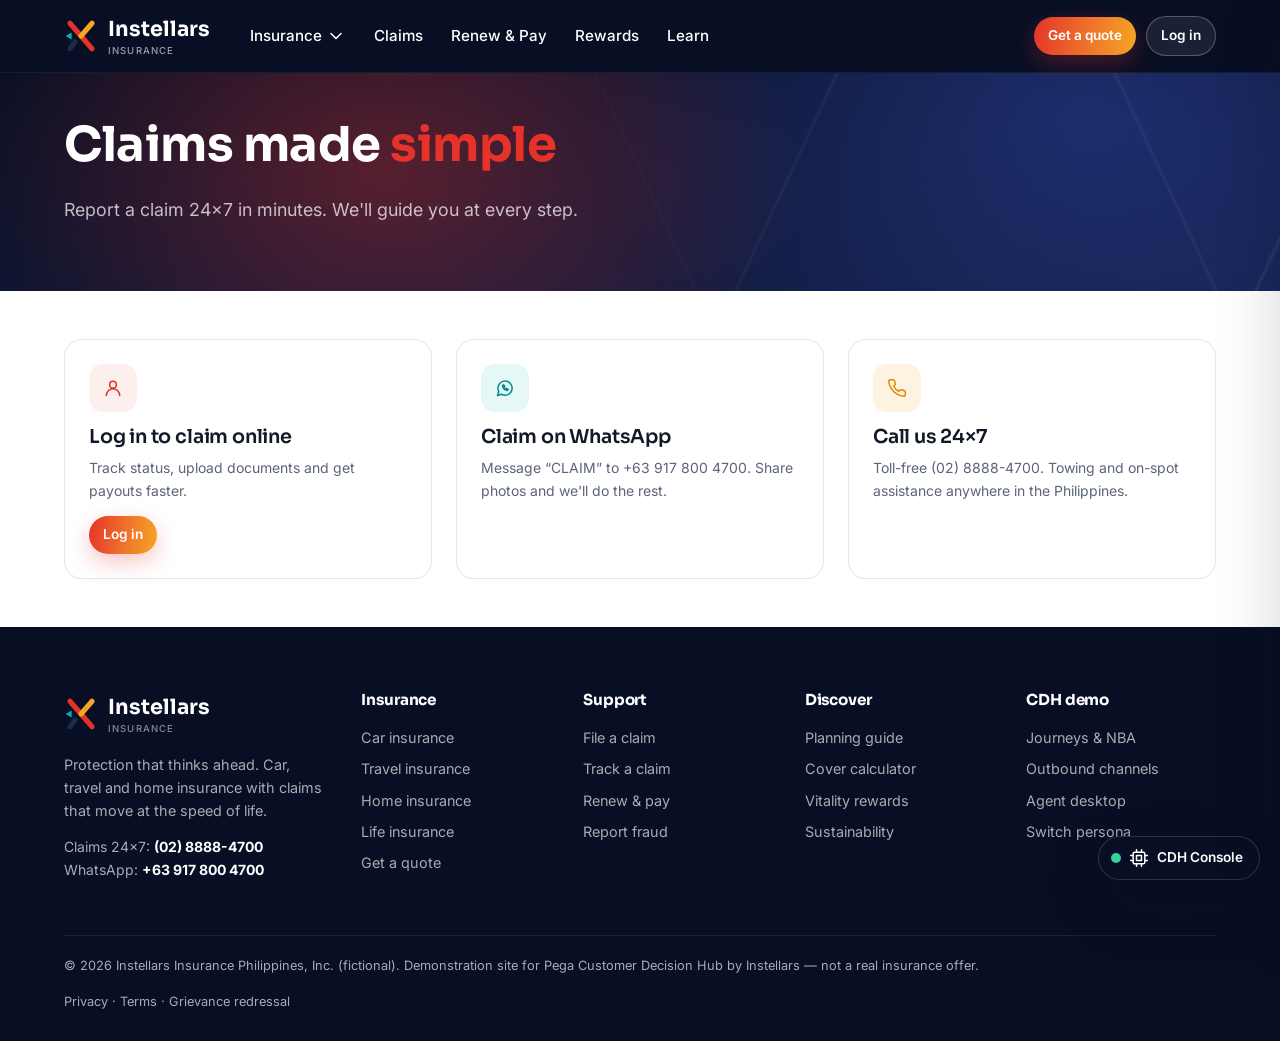
<file: claims.html>
<!doctype html>
<html lang="en">
<head>
  <meta charset="utf-8">
  <meta name="viewport" content="width=device-width, initial-scale=1">
  <title>Claims | Instellars Insurance</title>
  <link rel="preconnect" href="https://fonts.googleapis.com"><link rel="preconnect" href="https://fonts.gstatic.com" crossorigin>
  <link href="https://fonts.googleapis.com/css2?family=Sora:wght@500;600;700&family=Inter:wght@400;500;600;700&family=JetBrains+Mono:wght@400;500&display=swap" rel="stylesheet">
  <link rel="stylesheet" href="css/site.css">
</head>
<body data-page="claims" data-hero="dark">
<header id="site-header"></header>
<main>
  <section class="hero page-hero" style="padding:44px 0 48px"><div class="wrap" id="chead"></div></section>
  <section class="block tight"><div class="wrap" id="cbody"></div></section>
</main>
<footer id="site-footer"></footer>
<script src="js/data.js"></script>
<script src="js/store.js"></script>
<script src="js/cdh.js"></script>
<script src="js/ui.js"></script>
<script>
UI.init();
const head = document.getElementById("chead"), body = document.getElementById("cbody");
const NO = UI.q("no");
const STAGES = ["Registered", "Documents Pending", "Under Survey", "Approved", "Settled"];
const INCIDENTS = {
  auto: { "Accident / collision": ["LTO driver's license (both sides)", "Police report", "Vehicle photos"], "Theft": ["Police report", "Original keys (both)", "OR/CR (Official Receipt / Certificate of Registration)"], "Flood / natural calamity": ["Vehicle photos", "Driving licence (both sides)"], "Windscreen / glass": ["Photos of damage"] },
  property: { "Water damage": ["Photos of damage", "Plumber / repair estimate"], "Fire": ["BFP fire incident report", "Photos of damage", "Repair estimate"], "Burglary / theft": ["Police report", "List of stolen items with bills"], "Storm / flood": ["Photos of damage", "Repair estimate"] },
  life: { "Critical illness (rider)": ["Diagnosis report from specialist", "Hospital discharge summary"], "Accidental disability (rider)": ["Medical board certificate", "FIR / accident report"] },
  travel: { "Medical emergency abroad": ["Hospital bills", "Discharge summary", "Passport copy"], "Baggage loss": ["Airline PIR report", "Boarding pass"], "Flight delay": ["Airline delay certificate", "Boarding pass"] },
};
const GARAGES = [["Toyota Cebu City, Mandaue", "2.1 km", "4.6"], ["Honda Cars Cebu, Banilad", "3.4 km", "4.5"], ["Mitsubishi Motors Cebu, Lahug", "4.8 km", "4.3"], ["Ford Cebu, Subangdaku", "6.0 km", "4.4"]];
const seen = a => { const c = Store.current(); return c && Store.s.responses.some(r => r.cid === c.id && r.aid === a); };
const getK = () => { const c = Store.current(); return c && c.claims.find(k => k.no === NO); };

route();
window.addEventListener("store:change", () => { if (NO && getK()) detail(true); });

function route() {
  const c = Store.current();
  if (!c) {
    head.innerHTML = `<h1>Claims made <span class="red">simple</span></h1><p class="lead">Report a claim 24×7 in minutes. We'll guide you at every step.</p>`;
    body.innerHTML = `<div class="grid g3">
      <div class="card"><span class="ico-bubble">${icon("user")}</span><h3>Log in to claim online</h3><p class="muted small">Track status, upload documents and get payouts faster.</p><a class="btn btn-primary btn-sm" href="login.html?next=claims.html%3Fnew%3D1">Log in</a></div>
      <div class="card"><span class="ico-bubble teal">${icon("whatsapp")}</span><h3>Claim on WhatsApp</h3><p class="muted small">Message “CLAIM” to ${BRAND.whatsapp}. Share photos and we'll do the rest.</p></div>
      <div class="card"><span class="ico-bubble amber">${icon("phoneCall")}</span><h3>Call us 24×7</h3><p class="muted small">Toll-free ${BRAND.helpline}. Towing and on-spot assistance anywhere in the Philippines.</p></div></div>`;
    return;
  }
  if (UI.q("new")) return fnol();
  if (NO && getK()) return detail();
  list();
}

function list() {
  const c = Store.current();
  head.innerHTML = `<div class="crumbs"><a href="dashboard.html">My account</a> / Claims</div><div style="display:flex;justify-content:space-between;gap:20px;align-items:flex-end;flex-wrap:wrap"><div><h1>Your claims</h1><p class="lead" style="margin:0">Track progress, upload documents and see settlements.</p></div><a class="btn btn-primary" href="claims.html?new=1">File a new claim</a></div>`;
  body.innerHTML = `<div class="layout-side"><div class="panel">${c.claims.map(k => `
    <a class="policy-card" href="claims.html?no=${k.no}"><span class="ico-bubble blue">${icon("clipboard")}</span>
      <div><h4>${esc(k.type)}</h4><div class="sub">${k.no} · ${k.policy} · filed ${fdate(k.date)}</div></div>
      <div class="right">${UI.statusBadge(k.status)}<div class="muted" style="margin-top:4px">${k.status === "Settled" ? "Paid " + money(k.paid) : "Est. " + money(k.estimate)}</div></div></a>`).join("") || `<div class="nba-empty">You haven't made any claims.</div>`}</div>
    <aside><div class="panel"><div class="panel-head"><h3>Helpful for you</h3></div><div id="nba"></div></div></aside></div>`;
  UI.nba("nba", { channel: "Web", context: "claims", limit: 2, variant: "list" });
}

function fnol() {
  const c = Store.current();
  const pols = H.pols(c);
  if (!pols.length) { head.innerHTML = `<h1>File a claim</h1>`; body.innerHTML = `<div class="nba-empty">You don't have an active policy to claim on.</div>`; return; }
  const pre = UI.q("policy") && pols.find(p => p.no === UI.q("policy")) ? UI.q("policy") : pols[0].no;
  head.innerHTML = `<div class="crumbs"><a href="claims.html">Claims</a> / New claim</div><h1>Tell us what happened</h1><p class="lead" style="margin:0">Takes about 3 minutes. We'll guide you through the rest.</p>`;
  body.innerHTML = `<div class="layout-side"><div class="card" style="padding:32px">
      <div class="field"><label>Policy</label><select id="f-pol">${pols.map(p => `<option value="${p.no}" ${p.no === pre ? "selected" : ""}>${esc(p.product)} · ${p.no}</option>`).join("")}</select></div>
      <div class="field"><label>What happened?</label><div class="opt-grid" id="f-type"></div></div>
      <div class="row2"><div class="field"><label>Date of incident</label><input type="date" id="f-date" value="${D(0)}" max="${D(0)}"></div><div class="field"><label>Where did it happen?</label><input id="f-loc" placeholder="Area, city"></div></div>
      <div class="field"><label>Describe what happened</label><textarea id="f-desc" rows="3" placeholder="A few lines is enough"></textarea></div>
      <div class="field"><label>Estimated loss (₱)</label><input type="number" id="f-amt" value="45000" min="0"></div>
      <div id="f-extra"></div>
      <button class="btn btn-primary" id="f-go">Submit claim ${icon("arrow")}</button>
    </div>
    <aside><div class="notice info">${icon("info")}<div><b>In an emergency?</b><br>Call ${BRAND.helpline} for towing or on-spot help. Make sure everyone is safe first.</div></div>
      <div class="card" style="margin-top:16px"><h4 style="margin-top:0">What you'll need</h4><p class="small muted" id="f-docs"></p></div></aside></div>`;
  const polSel = document.getElementById("f-pol");
  const drawTypes = () => {
    const p = pols.find(x => x.no === polSel.value);
    const types = Object.keys(INCIDENTS[p.line]);
    document.getElementById("f-type").innerHTML = types.map((t, i) => `<label class="opt"><input type="radio" name="ft" value="${t}" ${i ? "" : "checked"}><div><b>${t}</b></div></label>`).join("");
    document.getElementById("f-extra").innerHTML = p.line === "auto" ? `<div class="field"><label>Repair preference</label><div class="opt-grid">
        <label class="opt"><input type="radio" name="rp" value="cashless" checked><div><b>Accredited repair shop</b><span>We pay the shop directly</span></div></label>
        <label class="opt"><input type="radio" name="rp" value="reimb"><div><b>Reimbursement</b><span>Pay & claim back</span></div></label></div></div>
        <div class="field"><label>Accredited repair shop</label><select id="f-gar">${GARAGES.map(g => `<option>${g[0]}</option>`).join("")}</select></div>` : "";
    const docsFor = () => INCIDENTS[p.line][document.querySelector("input[name=ft]:checked").value];
    const upd = () => document.getElementById("f-docs").innerHTML = ["Claim form (auto-filled)", ...docsFor()].map(d => "• " + d).join("<br>");
    document.querySelectorAll("input[name=ft]").forEach(r => r.onchange = upd); upd();
  };
  polSel.onchange = drawTypes; drawTypes();
  document.getElementById("f-go").onclick = () => {
    const p = pols.find(x => x.no === polSel.value);
    const type = document.querySelector("input[name=ft]:checked").value;
    const date = document.getElementById("f-date").value;
    const cashless = p.line === "auto" && document.querySelector("input[name=rp]:checked").value === "cashless";
    const no = "CLM-" + String(TODAY.getFullYear()).slice(2) + "-" + Math.floor(10000 + Math.random() * 89999);
    // Fraud rule: claims within 15 days of inception, or from an unrecognised device, go for review.
    const review = (parseDate(date) - parseDate(p.start)) / 864e5 < 15 || !!c.signals.newDevice;
    const k = { no, policy: p.no, line: p.line, type, date, estimate: +document.getElementById("f-amt").value || 0, status: "Documents Pending", cashless, garage: cashless ? document.getElementById("f-gar").value : "",
      docsPending: INCIDENTS[p.line][type].slice(), docsReceived: ["Claim form"], fraudCheck: review ? "Review" : "Clear", updated: D(0),
      timeline: [{ d: D(0), t: `Claim registered via web${document.getElementById("f-loc").value ? " · " + document.getElementById("f-loc").value : ""}` }, ...(cashless ? [{ d: D(0), t: `Direct repair requested at ${document.getElementById("f-gar").value}` }] : [])] };
    Store.update(c.id, x => { x.claims.unshift(k); x.interactions.unshift({ date: D(0), channel: "Web", note: `Filed claim ${no} (${type})` }); });
    Store.event(c.id, "claim", `FNOL registered · ${no} · ${type}${review ? " · fraud model: review" : ""}`);
    location.href = `claims.html?no=${no}`;
  };
}

function detail(rerender) {
  const c = Store.current(), k = getK();
  const stageIdx = k.status === "Rejected" ? -1 : Math.max(0, STAGES.indexOf(k.status));
  head.innerHTML = `<div class="crumbs"><a href="claims.html">Claims</a> / ${k.no}</div>
    <div style="display:flex;justify-content:space-between;gap:20px;align-items:flex-end;flex-wrap:wrap"><div><div style="display:flex;gap:10px;margin-bottom:10px">${UI.statusBadge(k.status)}<span class="chip chip-dark">${k.no}</span></div>
      <h1 style="margin-bottom:6px">${esc(k.type)}</h1><p class="lead" style="margin:0">Policy ${k.policy} · filed ${fdate(k.date)}</p></div>
      <div class="glass" style="padding:16px 22px"><div style="color:rgba(255,255,255,.6);font-size:.8rem">${k.status === "Settled" ? "Amount paid" : k.line === "life" ? "Claim amount" : "Estimated loss"}</div><div style="font-family:var(--font-head);font-size:1.8rem;font-weight:700">${money(k.status === "Settled" ? k.paid : k.estimate)}</div></div></div>`;
  body.innerHTML = `<div class="layout-side"><div>
      ${k.line === "life" && k.nominee ? bereavementPanel(k, c) : ""}
      ${k.fraudCheck === "Review" && k.status !== "Rejected" ? `<div class="notice danger" id="verify" style="margin-bottom:20px">${icon("shieldAlert")}<div style="flex:1"><b>Did you file this claim?</b><br>This claim was registered ${k.date === D(0) ? "today" : "on " + fdate(k.date)}${c.signals.newDevice ? " from a device we don't recognise" : " shortly after the policy started"}. Please confirm so we can keep processing it.
        <div style="display:flex;gap:8px;margin-top:10px;flex-wrap:wrap"><button class="btn btn-dark btn-xs" id="v-yes">Yes, it was me</button><button class="btn btn-ghost btn-xs" id="v-no">No — report fraud</button></div></div></div>` : ""}
      ${k.status === "Rejected" ? `<div class="notice danger" style="margin-bottom:20px">${icon("alert")}<div><b>Claim closed.</b> ${esc(k.rejectReason || "")}</div></div>` : ""}
      <div class="panel"><div class="panel-head"><h3>Progress</h3><span class="small muted">Updated ${fdate(k.updated || k.date)}</span></div>
        <div class="stepper">${STAGES.map((s, i) => `<div class="st ${i === stageIdx ? "on" : i < stageIdx ? "done" : ""}"><i>${i < stageIdx ? "✓" : i + 1}</i>${s}</div>`).join("")}</div>
        <p class="small"><b>What's next:</b> ${esc(INSIGHTS.claimNext(k))}</p>
        <ul class="timeline">${[...k.timeline].reverse().map((t, i) => `<li class="${i ? "done" : "now"}"><i></i><b style="font-weight:500">${esc(t.t)}</b><span>${fdate(t.d)}</span></li>`).join("")}</ul></div>
      <div class="panel" id="documents"><div class="panel-head"><h3>Documents</h3><span class="small muted">${k.docsReceived.length} received · ${k.docsPending.length} pending</span></div>
        ${k.docsPending.map(d => `<div class="upload"><span style="display:flex;gap:10px;align-items:center">${icon("file")} ${esc(d)}</span><label class="btn btn-dark btn-xs" style="cursor:pointer">${icon("upload", "xs")} Upload<input type="file" hidden data-doc="${esc(d)}" accept="image/*,.pdf"></label></div>`).join("")}
        ${k.docsReceived.map(d => `<div class="upload done"><span style="display:flex;gap:10px;align-items:center">${icon("check")} ${esc(d)}</span><span class="badge b-green">Received</span></div>`).join("")}</div>
      ${k.cashless ? `<div class="panel" id="garages"><div class="panel-head"><h3>Direct-to-shop repair</h3><span class="badge b-teal">Accredited shop</span></div>
        <div class="notice ok" style="margin-bottom:12px">${icon("wrench")}<div>Your car is at <b>${esc(k.garage)}</b>. We settle directly with the garage — you only pay the participation fee (₱2,000) and anything not covered.</div></div>
        <ol class="small muted" style="padding-left:18px"><li>Adjuster inspects the car (within 24h of documents)</li><li>We approve the repair estimate online</li><li>Garage repairs; you get photo updates on WhatsApp</li><li>Sign the satisfaction note and drive away</li></ol>
        <h4>Other accredited repair shops near you</h4>${GARAGES.map(g => `<div class="garage"><span>${esc(g[0])}</span><span class="muted">${g[1]} · ★ ${g[2]}</span></div>`).join("")}</div>` : ""}
      ${k.status === "Settled" ? `<div class="panel" id="statement"><div class="panel-head"><h3>Settlement statement</h3></div>
        <div class="table-wrap"><table class="t"><tbody>
          <tr><td>Assessed loss</td><td class="num">${money(k.estimate)}</td></tr>
          ${k.notCovered ? `<tr><td>Not covered (${esc(k.notCoveredReason)})</td><td class="num">−${money(k.notCovered)}</td></tr>` : ""}
          ${k.line === "life" ? "" : `<tr><td>Participation fee</td><td class="num">−${money(k.estimate - (k.notCovered || 0) - k.paid)}</td></tr>`}
          <tr><td><b>Paid on ${fdate(k.settledOn)}</b></td><td class="num"><b>${money(k.paid)}</b></td></tr></tbody></table></div>
        <p class="xs muted" style="margin-top:12px">If you're unhappy with the settlement, you may raise a complaint with our Customer Care Officer within 30 days, and thereafter with the Insurance Commission (Public Assistance and Mediation Division). Reference: ${k.no}.</p></div>
      <div class="panel" id="feedback"><div class="panel-head"><h3>How did we do?</h3></div>${k.rating ? `<p>You rated us ${"★".repeat(k.rating)}${"☆".repeat(5 - k.rating)} — thank you.</p>` : `
        <div id="stars" style="font-size:2rem;cursor:pointer;color:#F5A623;letter-spacing:4px">${[1, 2, 3, 4, 5].map(i => `<span data-star="${i}">☆</span>`).join("")}</div>
        <div class="field" style="margin-top:10px"><textarea id="fb" rows="2" placeholder="Anything we could do better?"></textarea></div><button class="btn btn-dark btn-sm" id="fb-go">Send feedback</button>`}</div>` : ""}
      <div class="card" style="border-style:dashed"><span class="cdh-tag">${icon("cpu", "xs")} Demo controls</span><p class="small muted" style="margin:6px 0 10px">Advance the claim to see how Next-Best-Actions change after each stage.</p>
        <div style="display:flex;gap:8px;flex-wrap:wrap">
          <button class="btn btn-ghost btn-xs" id="d-survey" ${k.status === "Under Survey" ? "" : "disabled"}>Adjuster approves</button>
          <button class="btn btn-ghost btn-xs" id="d-settle" ${["Approved", "Under Survey"].includes(k.status) ? "" : "disabled"}>${k.line === "life" ? "Approve & pay claim" : "Repair done & settle"}</button></div></div>
    </div>
    <aside>
      <div class="panel"><div class="panel-head"><h3>Claim summary</h3></div><dl class="kv"><dt>Policy</dt><dd>${k.policy}</dd><dt>Incident</dt><dd>${fdate(k.date)}</dd><dt>${k.line === "life" ? "Payout" : "Repair"}</dt><dd>${k.line === "life" ? "Bank transfer to beneficiary" : k.cashless ? "Direct to repair shop" : "Reimbursement"}</dd><dt>Fraud check</dt><dd>${k.fraudCheck === "Review" ? '<span class="badge b-amber">Under review</span>' : '<span class="badge b-green">Clear</span>'}</dd></dl>
        <button class="btn btn-dark btn-sm btn-block" style="margin-top:16px" id="help">${icon("phoneCall")} Talk to my claims handler</button></div>
      <div class="panel"><div class="panel-head"><h3>For you</h3></div><div id="nba"></div></div>
    </aside></div>`;
  UI.nba("nba", { channel: "Web", context: "claims", limit: 2, variant: "list" });
  bindDetail(k);
  if (!rerender) {
    if (location.hash === "#garages") UI.convert(["E02"]);
    if (location.hash === "#statement") UI.convert(["E14"]);
    if (location.hash) setTimeout(() => { const el = document.querySelector(location.hash); if (el) el.scrollIntoView({ behavior: "smooth" }); }, 300);
  }
}

function mutate(fn, evt) { const c = Store.current(); Store.update(c.id, x => { const k = x.claims.find(y => y.no === NO); fn(k, x); k.updated = D(0); }); if (evt) Store.event(c.id, "claim", evt); }

function bindDetail(k) {
  const c = Store.current();
  const on = (id, fn) => { const b = document.getElementById(id); if (b) b.onclick = fn; };
  document.querySelectorAll("input[data-doc]").forEach(inp => inp.onchange = () => {
    if (!inp.files.length) return;
    const d = inp.dataset.doc;
    mutate(x => {
      x.docsPending = x.docsPending.filter(y => y !== d); x.docsReceived.push(d);
      x.timeline.push({ d: D(0), t: `Uploaded: ${d}` });
      if (!x.docsPending.length && x.status === "Documents Pending") { x.status = "Under Survey"; x.timeline.push({ d: D(0), t: "All documents received — adjuster assigned" }); }
    }, `Document uploaded · ${NO} · ${d}`);
    if (!getK().docsPending.length) UI.convert(["E03"].filter(seen));
    UI.toast(`${d} uploaded.`);
  });
  on("v-yes", () => {
    const m = UI.modal(`<h3>Confirm it's you</h3><p class="muted small">Enter the code sent to your registered mobile. Demo code: 123456.</p><div class="field"><input id="otp" maxlength="6" inputmode="numeric"></div><button class="btn btn-primary btn-block" id="ok">Verify</button>`);
    m.querySelector("#ok").onclick = () => {
      if (m.querySelector("#otp").value !== "123456") { UI.toast("Incorrect code (demo: 123456)"); return; }
      mutate((x, cu) => { x.fraudCheck = "Clear"; x.timeline.push({ d: D(0), t: "Identity verified by policyholder" }); cu.signals.newDevice = false; }, `Claim ${NO} verified by customer`);
      UI.convert(["E04", "E05", "E19"].filter(seen)); UI.closeModal(); UI.toast("Thanks — your claim is back on track.");
    };
  });
  on("v-no", () => {
    mutate((x, cu) => { x.status = "Rejected"; x.rejectReason = "Reported as not filed by the policyholder — referred to our Special Investigation Unit. Your policy is safe."; x.fraudCheck = "Fraud"; x.timeline.push({ d: D(0), t: "Customer reported claim as fraudulent — SIU referral" }); cu.signals.newDevice = false; }, `Fraud reported by customer · ${NO}`);
    UI.convert(["E04"].filter(seen)); UI.toast("Thank you. We've blocked this claim and secured your account.");
  });
  on("d-survey", () => mutate(x => { x.status = "Approved"; x.timeline.push({ d: D(0), t: `Adjuster approved repair estimate of ${money(x.estimate * .95)}` }); }, `Claim approved · ${NO}`));
  on("d-settle", () => mutate((x, cu) => {
    const pol = cu.policies.find(p => p.no === x.policy);
    const zd = pol && H.hasAddon(pol, "Zero Dep");
    x.notCovered = x.line === "auto" && !zd ? Math.round(x.estimate * .18) : 0;
    x.notCoveredReason = x.line === "auto" ? "depreciation on plastic & rubber parts" : "";
    x.fixAddon = "Zero Depreciation"; x.fixPrice = pol && pol.idv ? money(pol.idv * .0042 * 1.18) + "/yr" : "";
    x.paid = Math.round(x.estimate - x.notCovered - (x.line === "life" ? 0 : 2000));
    x.status = "Settled"; x.settledOn = D(0); x.docsPending = [];
    x.timeline.push({ d: D(0), t: `${money(x.paid)} ${x.cashless ? "paid to " + x.garage : "transferred to your bank"}` });
  }, `Claim settled · ${NO}`));
  on("help", () => { Store.update(c.id, x => { x.signals.helpNeeded = true; }); UI.callback(null, `Claim ${k.no} — ${k.status}`); });
  let rating = 0;
  document.querySelectorAll("[data-star]").forEach(s => s.onclick = () => { rating = +s.dataset.star; document.querySelectorAll("[data-star]").forEach(x => x.textContent = +x.dataset.star <= rating ? "★" : "☆"); });
  on("fb-go", () => {
    if (!rating) { UI.toast("Tap a star rating first."); return; }
    mutate(x => { x.rating = rating; x.feedback = document.getElementById("fb").value; }, `Claim feedback · ${NO} · ${rating}★`);
    UI.convert(["E15", "E17"].filter(seen));
    if (rating <= 2) { Store.handoff(c.id, `Service recovery — ${rating}★ claim feedback`, { intent: `Detractor after claim ${NO}`, when: "Now (≈2 min)" }); UI.toast("We're sorry. A senior claims specialist will call you within 2 hours."); }
    else UI.toast("Thank you for your feedback!");
  });
}

/* L10 Nominee Bereavement Support — a gentler claim experience for nominees. */
function bereavementPanel(k, c) {
  const b = c.signals.bereavement || { guide: "your claims guide", deceased: "the policyholder" };
  setTimeout(() => {
    const btn = document.getElementById("collect"); if (!btn) return;
    btn.onclick = () => {
      mutate(x => { x.timeline.push({ d: D(0), t: "Home document collection booked by beneficiary" }); x.collectBooked = true; }, `Home document collection booked · ${k.no}`);
      UI.convert(["L10"].filter(seen));
      UI.toast(`${b.guide} will call to confirm a time. You don't need to post anything.`);
    };
    const cb = document.getElementById("guide-call"); if (cb) cb.onclick = () => UI.callback("L10", `Bereavement support — ${k.no}`);
  }, 0);
  return `<div class="panel" id="support" style="background:#F6F8FF;border-color:#D9E1FF">
    <div class="panel-head"><h3>We're here to help, ${esc(c.first)}</h3><span class="badge b-blue">Priority claim</span></div>
    <p class="small" style="margin-top:0">We're very sorry for the loss of ${esc(b.deceased)}. Your claim is handled personally by <b>${esc(b.guide)}</b>, your dedicated claims guide, so you won't need to explain anything twice.</p>
    <div class="garage"><span>Claim amount</span><b>${money(k.estimate)}</b></div>
    <div class="garage"><span>Typical settlement</span><b>Within 7 working days of the last document</b></div>
    <div class="garage"><span>Premiums on your own policies</span><b>We can pause them for 3 months if that helps</b></div>
    <div style="display:flex;gap:10px;flex-wrap:wrap;margin-top:14px">
      ${k.docsPending.length && !k.collectBooked ? `<button class="btn btn-primary btn-sm" id="collect">${icon("home")} Collect documents from my home</button>` : k.collectBooked ? `<span class="badge b-green">Home collection booked</span>` : ""}
      <button class="btn btn-ghost btn-sm" id="guide-call">${icon("phoneCall")} Call ${esc(b.guide)}</button>
    </div></div>`;
}
</script>
</body>
</html>
</file>
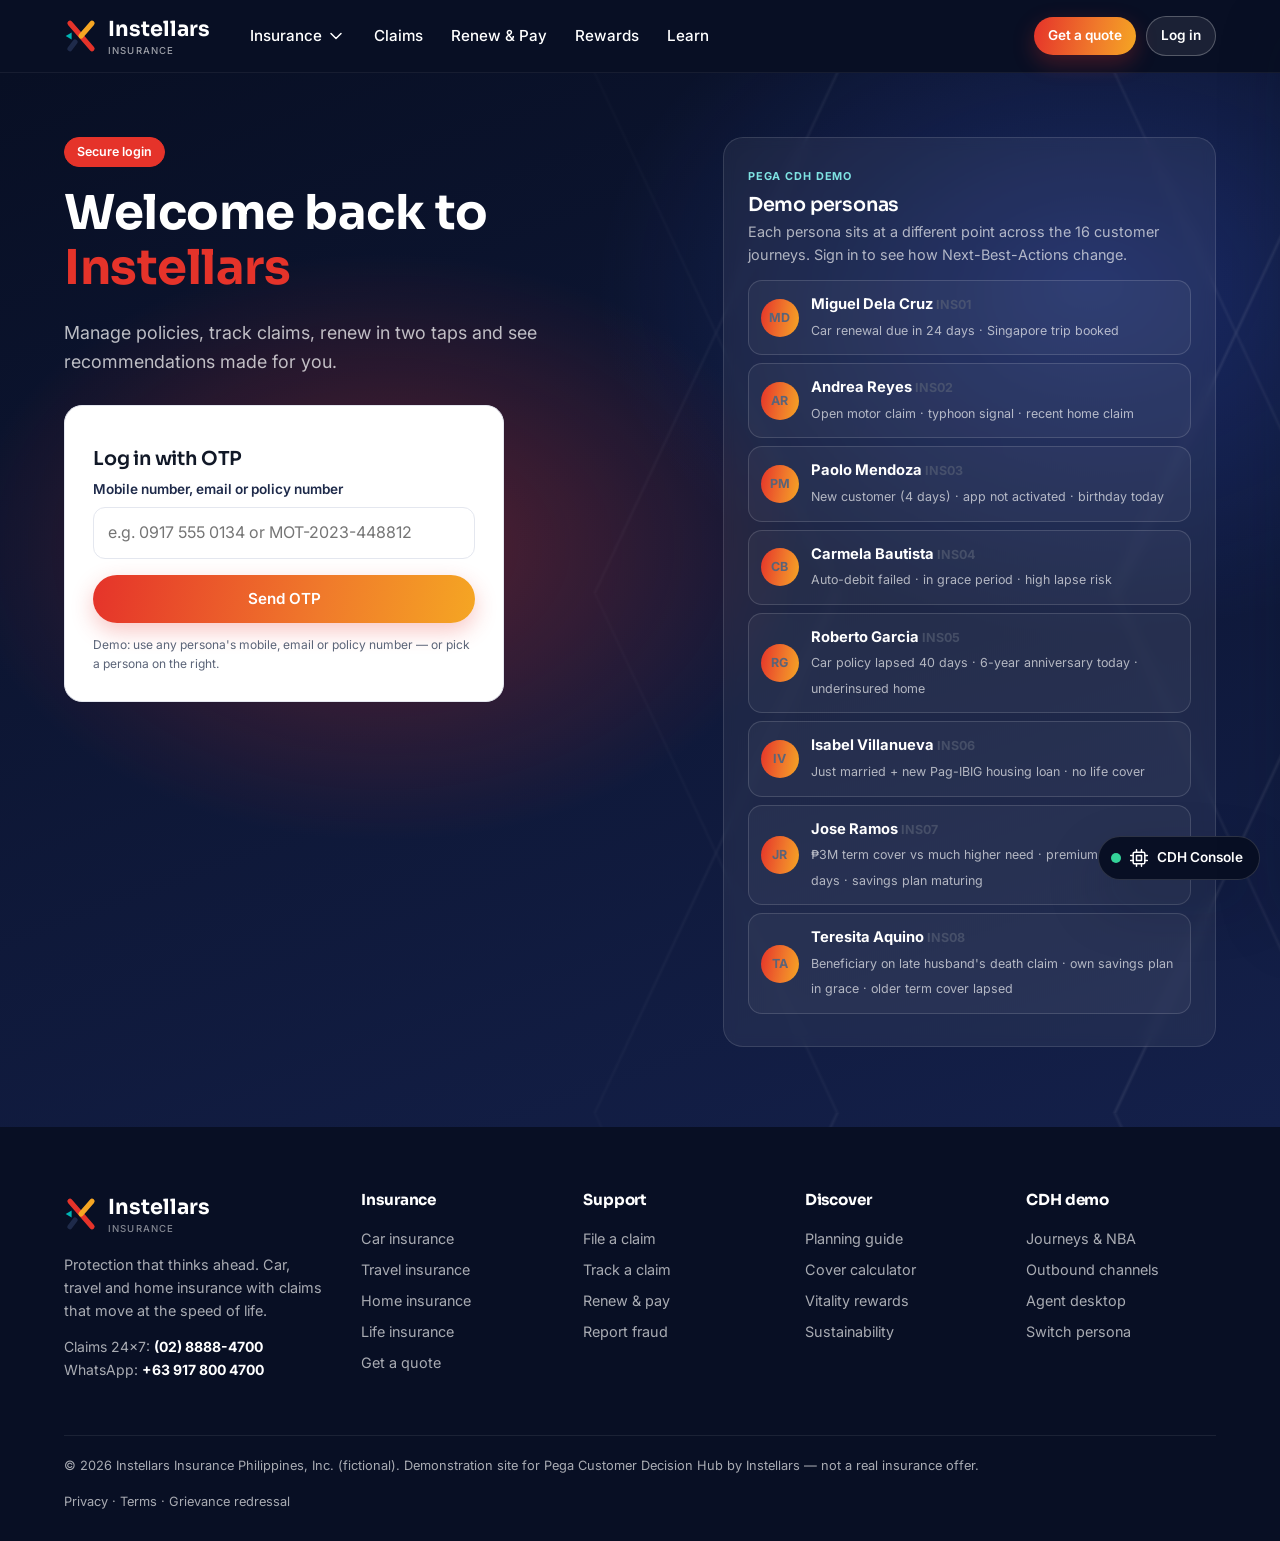
<file: dashboard.html>
<!doctype html>
<html lang="en">
<head>
  <meta charset="utf-8">
  <meta name="viewport" content="width=device-width, initial-scale=1">
  <title>My Account | Instellars Insurance</title>
  <link rel="preconnect" href="https://fonts.googleapis.com"><link rel="preconnect" href="https://fonts.gstatic.com" crossorigin>
  <link href="https://fonts.googleapis.com/css2?family=Sora:wght@500;600;700&family=Inter:wght@400;500;600;700&family=JetBrains+Mono:wght@400;500&display=swap" rel="stylesheet">
  <link rel="stylesheet" href="css/site.css">
</head>
<body data-page="dashboard" data-hero="dark">
<header id="site-header"></header>
<main>
  <section class="dash-head"><div class="wrap" id="dash-head"></div></section>
  <div class="wrap dash-body">
    <div class="kpis" id="kpis"></div>
    <div class="dash-grid">
      <div>
        <div class="panel"><div class="panel-head"><h3>For you right now</h3><span class="cdh-tag">Real-time next best action</span></div><div id="dash-nba"></div></div>
        <div class="panel"><div class="panel-head"><h3>My policies</h3><a class="btn btn-ghost btn-sm" href="quote.html">+ Add a policy</a></div><div id="policies"></div></div>
        <div class="panel"><div class="panel-head"><h3>Claims</h3><a class="btn btn-ghost btn-sm" href="claims.html?new=1">File a claim</a></div><div id="claims"></div></div>
        <div class="panel"><div class="panel-head"><h3>Payments & renewals</h3><a class="link small" href="payments.html">All payments →</a></div><div id="payments"></div></div>
      </div>
      <aside>
        <div class="panel" id="health"></div>
        <div class="panel" id="profile"></div>
        <div class="panel"><div class="panel-head"><h3>Recent activity</h3></div><div id="activity"></div></div>
      </aside>
    </div>
  </div>
</main>
<footer id="site-footer"></footer>
<script src="js/data.js"></script>
<script src="js/store.js"></script>
<script src="js/cdh.js"></script>
<script src="js/ui.js"></script>
<script>
UI.init();
if (UI.requireLogin()) {
  UI.nba("dash-nba", { channel: "Web", context: "dashboard", limit: 3, variant: "heroTiles" });
  render();
  window.addEventListener("store:change", render);
  if (UI.q("activate") === "app") activateApp();
  if (UI.q("chat")) { UI.toast("Stella: Hi! Ask me anything about your cover, claims or renewals. 👋"); UI.convert(["N21"]); }
  if (location.hash === "#health") setTimeout(runHealthCheck, 300);
}

function render() {
  const c = Store.current(); if (!c) return;
  const hr = new Date().getHours();
  const greet = hr < 12 ? "Good morning" : hr < 17 ? "Good afternoon" : "Good evening";
  document.getElementById("dash-head").innerHTML = `
    <div style="display:flex;justify-content:space-between;align-items:flex-end;gap:20px;flex-wrap:wrap">
      <div><span class="chip chip-dark" style="margin-bottom:12px">${esc(c.segment)} · ${esc(CDH.displayId(c))}</span>
        <h1>${greet}, ${esc(c.first)}</h1>
        <p>Customer since ${fdate(c.customerSince)} · ${esc(c.loyalty.tier)} member · ${esc(c.city)}</p></div>
      <div style="display:flex;gap:10px"><a class="btn btn-light btn-sm" href="claims.html?new=1">${icon("clipboard")} File a claim</a><a class="btn btn-primary btn-sm" href="payments.html">${icon("card")} Pay / renew</a></div>
    </div>`;

  const cover = H.pols(c).reduce((s, p) => s + (p.idv || 0) + (p.sumInsured || 0) + (p.contents || 0) + (p.sumAssured || 0), 0);   // incl. life sum assured
  const score = INSIGHTS.healthScore(c);
  document.getElementById("kpis").innerHTML = `
    <div class="kpi"><span>${icon("shield", "xs")} Active policies</span><b>${H.pols(c).length}</b></div>
    <div class="kpi"><span>${icon("layers", "xs")} Total cover</span><b>${cover ? lakh(cover) : "—"}</b></div>
    <div class="kpi"><span>${icon("gift", "xs")} Reward points</span><b>${c.loyalty.points.toLocaleString("en-PH")}</b></div>
    <div class="kpi"><span>${icon("heart", "xs")} Policy health</span><b style="color:${score >= 80 ? "var(--green)" : score >= 60 ? "var(--amber)" : "var(--red)"}">${score}/100</b></div>`;

  document.getElementById("policies").innerHTML = c.policies.filter(p => p.status !== "Replaced").map(p => `
    <a class="policy-card" href="policy.html?no=${p.no}">
      <span class="ico-bubble ${{ auto: "", travel: "teal", property: "amber" }[p.line]}">${icon(UI.lineIcon(p.line))}</span>
      <div><h4>${esc(p.product)}</h4><div class="sub">${p.no} · ${esc(p.line === "auto" ? p.insured.vehicle + " · " + p.insured.reg : p.line === "travel" ? (p.insured.dest || p.insured.region) : p.line === "life" ? "Sum assured " + lakh(p.sumAssured) + " · beneficiary " + p.insured.nominee : p.insured.address)}</div></div>
      <div class="right">${UI.statusBadge(p.status)}<div class="muted" style="margin-top:4px">${p.status === "Lapsed" ? (p.line === "life" ? "Lapsed " + fdate(p.lapsedOn) : "Expired " + fdate(p.end)) : p.status === "Grace" ? "Grace ends " + fdate(p.graceEnds) : p.status === "Matured" ? "Matured " + fdate(p.end) : p.line === "life" ? (p.plan === "savings" ? "Matures " + fdate(p.end) : "Cover to " + fdate(p.end)) : "Renews " + fdate(p.end)}</div></div>
    </a>`).join("") || `<div class="nba-empty">No policies yet. <a class="link" href="quote.html">Get a quote</a></div>`;

  const claims = c.claims.slice(0, 3);
  document.getElementById("claims").innerHTML = claims.map(k => `
    <a class="policy-card" href="claims.html?no=${k.no}">
      <span class="ico-bubble blue">${icon("clipboard")}</span>
      <div><h4>${esc(k.type)}</h4><div class="sub">${k.no} · filed ${fdate(k.date)} · ${k.status === "Settled" ? "paid " + money(k.paid) : "est. " + money(k.estimate)}</div></div>
      <div class="right">${UI.statusBadge(k.status)}${k.docsPending && k.docsPending.length ? `<div class="muted" style="margin-top:4px">${k.docsPending.length} docs needed</div>` : ""}</div>
    </a>`).join("") || `<div class="nba-empty">No claims — and we hope it stays that way.</div>`;

  const dues = c.payments.filter(p => ["Due", "Failed", "Overdue"].includes(p.status));
  const ren = H.pols(c).filter(p => p.status === "Active" && daysUntil(p.end) <= 60);
  document.getElementById("payments").innerHTML = [
    ...dues.map(p => `<div class="policy-card"><span class="ico-bubble ${p.status === "Due" ? "blue" : ""}">${icon("card")}</span><div><h4>${money(p.amount)} · ${p.policy}</h4><div class="sub">${p.status === "Due" ? "Due " + fdate(p.due) : p.status + (p.failReason ? " — " + p.failReason : "") + " · was due " + fdate(p.due)}</div></div><div class="right"><a class="btn btn-primary btn-xs" href="payments.html">Pay now</a></div></div>`),
    ...ren.map(p => `<div class="policy-card"><span class="ico-bubble amber">${icon("refresh")}</span><div><h4>${esc(p.product)} renews in ${daysUntil(p.end)} days</h4><div class="sub">${p.no} · ${p.autoRenew ? "Auto-renew on" : "Auto-renew off"}</div></div><div class="right"><a class="btn btn-dark btn-xs" href="policy.html?no=${p.no}&renew=1">Renew</a></div></div>`),
  ].join("") || `<div class="nba-empty">Nothing due. ${c.autoPay ? "AutoPay is on." : ""}</div>`;

  const ring = `conic-gradient(${score >= 80 ? "#12A150" : score >= 60 ? "#F5A623" : "#E5332A"} ${score * 3.6}deg, #EEF0F5 0)`;
  document.getElementById("health").innerHTML = `
    <div class="panel-head"><h3>Policy health</h3><button class="link small" id="run-health">Full check-up</button></div>
    <div style="display:flex;gap:18px;align-items:center;margin-bottom:14px">
      <div class="health-ring" style="background:${ring}"><div><div><b>${score}</b><small>of 100</small></div></div></div>
      <p class="small muted" style="margin:0">${score >= 80 ? "You're well protected." : "A few gaps could leave you out of pocket."} Scores update as your life and cover change.</p>
    </div>
    ${INSIGHTS.healthItems(c).slice(0, 4).map(i => `<div class="garage"><span style="display:flex;gap:8px;align-items:flex-start"><span class="issue-dot" style="margin-top:8px;background:${{ red: "#E5332A", amber: "#F5A623", green: "#12A150" }[i.sev]}"></span>${esc(i.t)}</span>${i.fix ? `<a class="link small nowrap" href="${i.href}">${i.fix}</a>` : ""}</div>`).join("")}`;
  document.getElementById("run-health").onclick = runHealthCheck;

  const row = (ok, label, action, id) => `<div class="garage"><span style="display:flex;gap:8px;align-items:center">${ok ? `<span style="color:var(--green)">${icon("check")}</span>` : `<span style="color:var(--amber)">${icon("alert")}</span>`}${label}</span>${ok ? "" : `<button class="link small" id="${id}">${action}</button>`}</div>`;
  document.getElementById("profile").innerHTML = `
    <div class="panel-head"><h3>Profile & security</h3></div>
    <dl class="kv" style="margin-bottom:10px"><dt>Email</dt><dd>${esc(c.email)}</dd><dt>Mobile</dt><dd>${esc(c.phone)}</dd></dl>
    ${row(c.kyc === "Verified", "KYC " + (c.kyc === "Verified" ? "verified" : "pending"), "Complete Video-KYC", "do-kyc")}
    ${row(c.appActivated, "Mobile app " + (c.appActivated ? "active" : "not activated"), "Activate", "do-app")}
    ${row(c.nomineeUpdated, "Beneficiary " + (c.nomineeUpdated ? "named" : "missing"), "Add beneficiary", "do-nominee")}
    ${row(!c.signals.newDevice, c.signals.newDevice ? "Unrecognised device sign-in" : "No unrecognised devices", "Verify", "do-verify")}`;
  const on = (id, fn) => { const b = document.getElementById(id); if (b) b.onclick = fn; };
  on("do-kyc", () => { const m = UI.modal(`<span class="ico-bubble" style="margin-bottom:12px">${icon("video")}</span><h3>Video-KYC</h3><p class="muted small">A 3-minute video call with our KYC officer. Keep your PhilSys ID and TIN ready.</p><div style="aspect-ratio:16/9;background:var(--navy-900);border-radius:14px;display:grid;place-items:center;color:#fff;margin-bottom:16px">${icon("video", "ico-lg")}</div><button class="btn btn-primary btn-block" id="kyc-ok">Complete KYC (demo)</button>`); m.querySelector("#kyc-ok").onclick = () => { Store.update(c.id, x => { x.kyc = "Verified"; }); UI.convert(["N22", "E20"]); UI.closeModal(); UI.toast("KYC verified — claim payouts are unlocked."); }; });
  on("do-app", activateApp);
  on("do-nominee", () => { const m = UI.modal(`<h3>Name a beneficiary</h3><div class="field"><label>Beneficiary name</label><input id="nm"></div><div class="field"><label>Relationship</label><select><option>Spouse</option><option>Parent</option><option>Child</option><option>Sibling</option></select></div><button class="btn btn-primary btn-block" id="nm-ok">Save beneficiary</button>`); m.querySelector("#nm-ok").onclick = () => { Store.update(c.id, x => { x.nomineeUpdated = true; }); UI.convert(["N16"]); UI.closeModal(); UI.toast("Beneficiary saved."); }; });
  on("do-verify", verifyDevice);

  const acts = [
    ...Store.s.events.filter(e => e.cid === c.id && e.type !== "decision").slice(0, 5).map(e => ({ t: e.text, d: new Date(e.ts).toLocaleString("en-PH", { day: "numeric", month: "short", hour: "2-digit", minute: "2-digit" }), ch: e.type })),
    ...c.interactions.slice(0, 4).map(i => ({ t: i.note, d: fdate(i.date), ch: i.channel })),
  ].slice(0, 7);
  document.getElementById("activity").innerHTML = `<ul class="timeline">${acts.map(a => `<li class="done"><i></i><b style="font-weight:500">${esc(a.t)}</b><span>${a.d} · ${esc(a.ch)}</span></li>`).join("")}</ul>`;
}

function runHealthCheck() {
  const c = Store.current();
  UI.modal(`<span class="ico-bubble teal" style="margin-bottom:12px">${icon("stethoscope")}</span><h3>Your policy health check-up</h3>
    <p class="muted small">We reviewed ${H.pols(c).length} active polic${H.pols(c).length === 1 ? "y" : "ies"}, your upcoming plans and local risk alerts.</p>
    ${INSIGHTS.healthItems(c).map(i => `<div class="notice ${{ red: "danger", amber: "warn", green: "ok" }[i.sev]}" style="margin-bottom:8px"><div style="flex:1">${esc(i.t)}</div>${i.fix ? `<a class="link small nowrap" href="${i.href}">${i.fix} →</a>` : ""}</div>`).join("")}`);
  UI.convert(["N01", "N15"].filter(a => Store.s.responses.some(r => r.cid === c.id && r.aid === a)));
}
function activateApp() {
  const c = Store.current();
  const m = UI.modal(`<span class="ico-bubble" style="margin-bottom:12px">${icon("phone")}</span><h3>Get the Instellars app</h3><p class="muted small">Scan to download, then sign in with ${esc(c.phone)}.</p>
    <div style="width:160px;height:160px;margin:10px auto 18px;border-radius:14px;background:repeating-conic-gradient(#1E2A4A 0 25%, #fff 0 50%) 0 0/20px 20px;border:8px solid #fff;box-shadow:var(--shadow)"></div>
    <button class="btn btn-primary btn-block" id="app-ok">I've signed in on the app (demo)</button>`);
  m.querySelector("#app-ok").onclick = () => { Store.update(c.id, x => { x.appActivated = true; x.loyalty.points += 100; }); UI.convert(["N08"]); UI.closeModal(); UI.toast("App activated — 100 bonus points added."); };
}
function verifyDevice() {
  const c = Store.current();
  const m = UI.modal(`<span class="ico-bubble" style="margin-bottom:12px">${icon("fingerprint")}</span><h3>Verify it's you</h3><p class="muted small">Enter the code sent to ${esc(c.phone.slice(-5))}. Demo code: 123456.</p><div class="field"><input id="v-otp" inputmode="numeric" maxlength="6" placeholder="6-digit code"></div><button class="btn btn-primary btn-block" id="v-ok">Verify</button>`);
  m.querySelector("#v-ok").onclick = () => { if (m.querySelector("#v-otp").value !== "123456") { UI.toast("Incorrect code (demo: 123456)"); return; } Store.update(c.id, x => { x.signals.newDevice = false; }); UI.convert(["E05", "E19"]); UI.closeModal(); UI.toast("Identity verified. Your account is secure."); };
}
if (location.hash === "#verify") setTimeout(() => { const c = Store.current(); if (c && (c.signals.newDevice || c.claims.some(k => k.fraudCheck === "Review"))) verifyDevice(); }, 300);
if (location.hash === "#profile") setTimeout(() => document.getElementById("profile").scrollIntoView({ behavior: "smooth" }), 200);
</script>
</body>
</html>
</file>
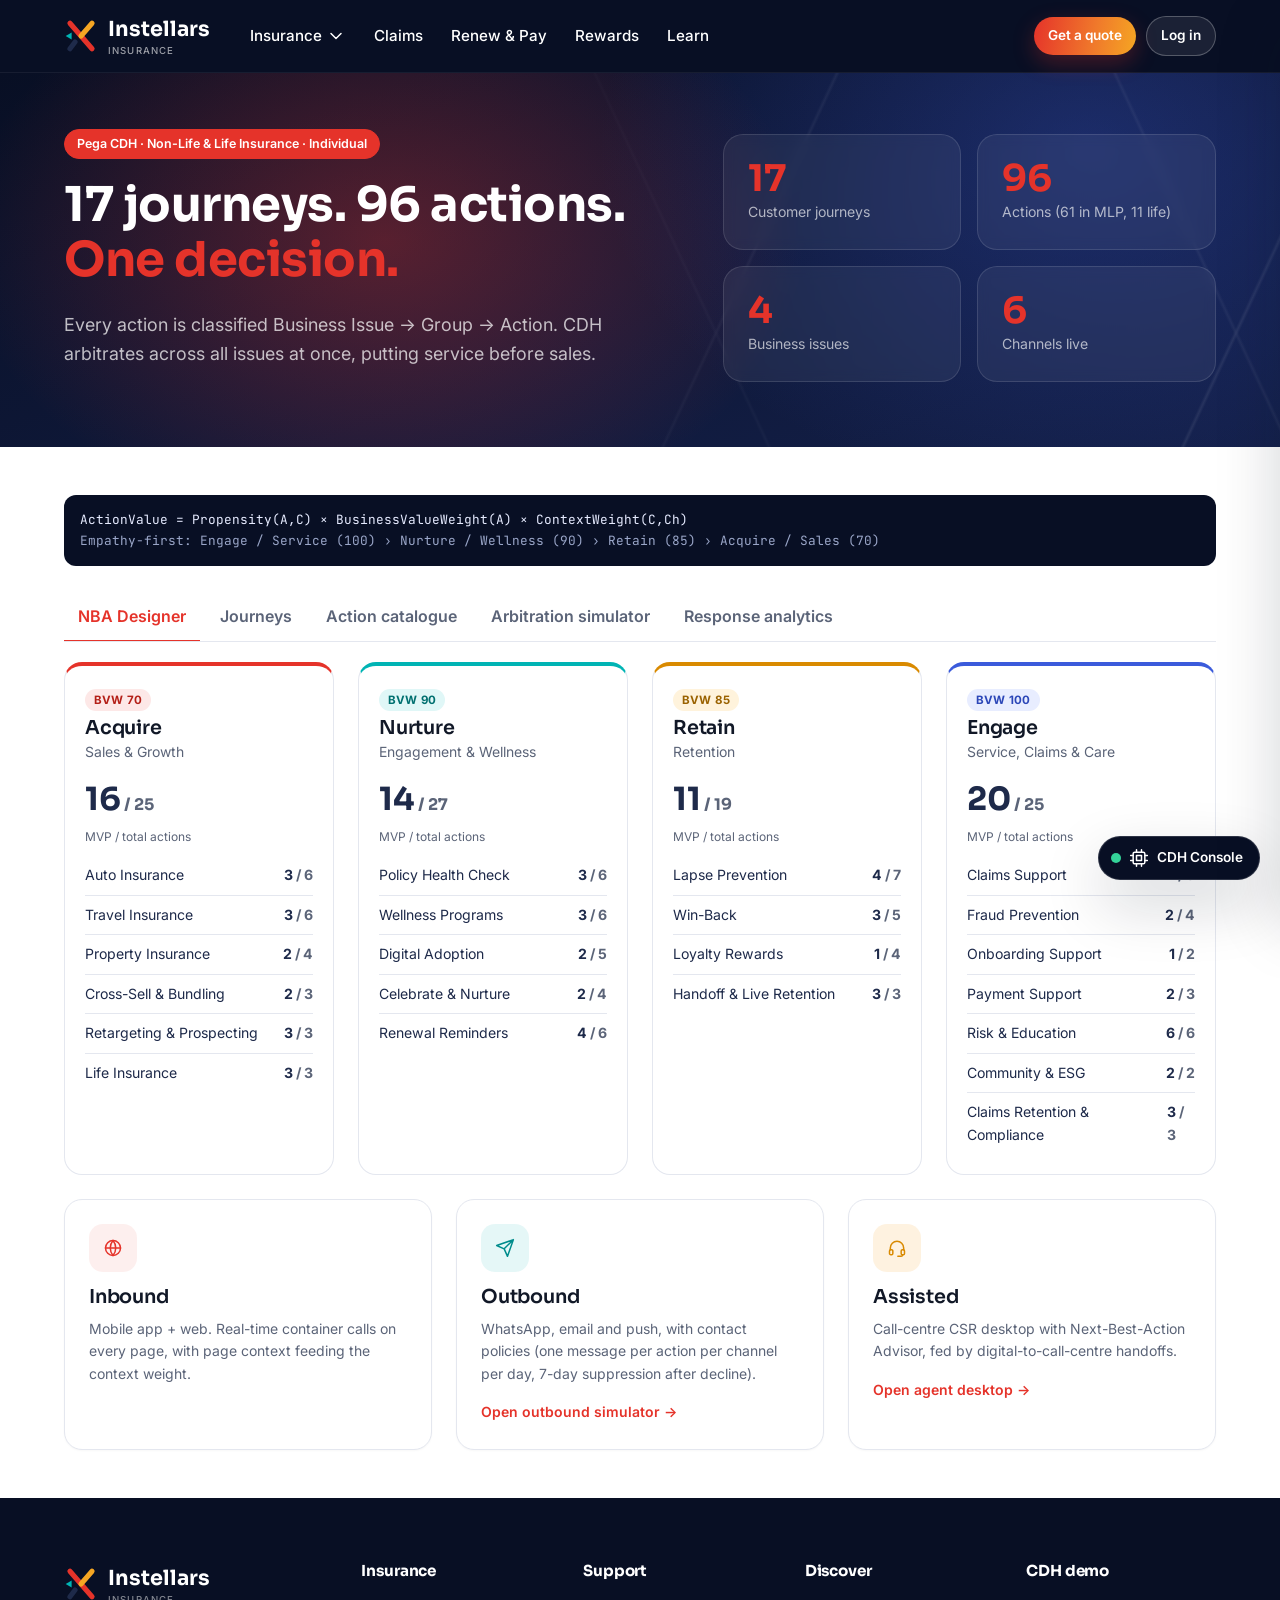
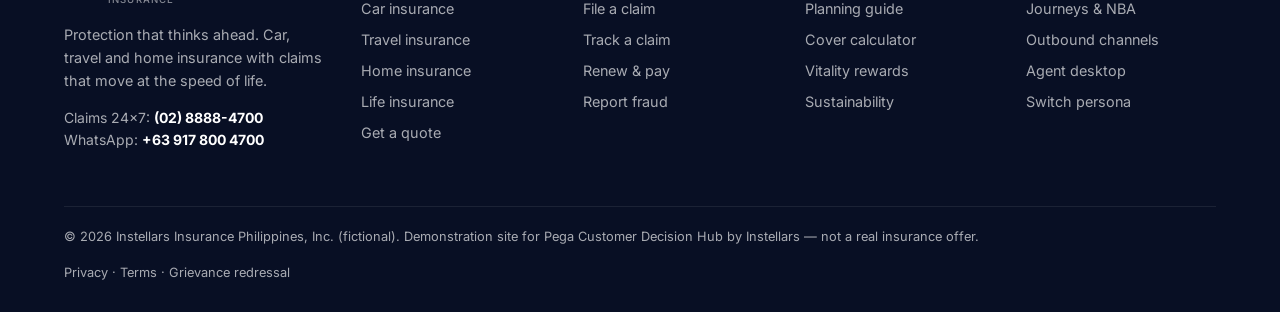
<file: journeys.html>
<!doctype html>
<html lang="en">
<head>
  <meta charset="utf-8">
  <meta name="viewport" content="width=device-width, initial-scale=1">
  <title>Journeys & Next-Best-Actions | Instellars Insurance</title>
  <link rel="preconnect" href="https://fonts.googleapis.com"><link rel="preconnect" href="https://fonts.gstatic.com" crossorigin>
  <link href="https://fonts.googleapis.com/css2?family=Sora:wght@500;600;700&family=Inter:wght@400;500;600;700&family=JetBrains+Mono:wght@400;500&display=swap" rel="stylesheet">
  <link rel="stylesheet" href="css/site.css">
  <style>
    .issue-col { border-radius: 18px; padding: 20px; background: #fff; border: 1px solid var(--line); }
    .issue-col h3 { margin: 6px 0 2px; }
    .grp { display: flex; justify-content: space-between; padding: 8px 0; border-bottom: 1px solid var(--line); font-size: .88rem; }
    .grp:last-child { border-bottom: 0; }
    .mix { display: flex; height: 8px; border-radius: 99px; overflow: hidden; min-width: 120px; background: var(--bg-soft); }
    .mix i { display: block; height: 100%; }
    tr.clickable { cursor: pointer; }
    tr.clickable:hover td { background: #FAFBFD; }
    tr.top td { background: #FFF6F5; }
    .filters { display: flex; gap: 10px; flex-wrap: wrap; margin-bottom: 16px; }
    .filters input, .filters select { padding: 9px 12px; border: 1.5px solid var(--line); border-radius: 10px; background: #fff; }
    .bar-row { display: grid; grid-template-columns: 200px 1fr 70px; gap: 12px; align-items: center; font-size: .86rem; margin-bottom: 8px; }
    @media (max-width: 720px) { .bar-row { grid-template-columns: 110px 1fr 50px; } }
  </style>
</head>
<body data-page="journeys" data-hero="dark">
<header id="site-header"></header>
<main>
  <section class="hero page-hero"><div class="wrap hero-grid">
    <div>
      <span class="chip chip-red" style="margin-bottom:18px">Pega CDH · Non-Life & Life Insurance · Individual</span>
      <h1><span class="js-jn">17</span> journeys. <span class="js-an">96</span> actions. <span class="red">One decision.</span></h1>
      <p class="lead">Every action is classified Business Issue → Group → Action. CDH arbitrates across all issues at once, putting service before sales.</p>
    </div>
    <div class="stat-grid">
      <div class="glass stat"><b class="js-jn">17</b><span>Customer journeys</span></div>
      <div class="glass stat"><b class="js-an">96</b><span>Actions (<span class="js-mvp">61</span> in MLP, <span class="js-life">11</span> life)</span></div>
      <div class="glass stat"><b>4</b><span>Business issues</span></div>
      <div class="glass stat"><b>6</b><span>Channels live</span></div>
    </div>
  </div></section>

  <section class="block tight"><div class="wrap">
    <div class="formula" style="margin-bottom:28px">ActionValue = Propensity(A,C) × BusinessValueWeight(A) × ContextWeight(C,Ch)<br>
      <span style="color:#9AA6C8">Empathy-first: Engage / Service (100) › Nurture / Wellness (90) › Retain (85) › Acquire / Sales (70)</span></div>
    <div class="tabs" id="tabs">
      <button data-tab="designer" class="on">NBA Designer</button>
      <button data-tab="journeys">Journeys</button>
      <button data-tab="catalog">Action catalogue</button>
      <button data-tab="sim">Arbitration simulator</button>
      <button data-tab="perf">Response analytics</button>
    </div>
    <div id="tab-body"></div>
  </div></section>
</main>
<footer id="site-footer"></footer>
<script src="js/data.js"></script>
<script src="js/store.js"></script>
<script src="js/cdh.js"></script>
<script src="js/ui.js"></script>
<script>
UI.init();
const body = document.getElementById("tab-body");
let tab = location.hash.replace("#", "") || "designer";
const ISSUE_ORDER = ["Acquire", "Nurture", "Retain", "Engage"];
document.querySelectorAll(".js-jn").forEach(e => e.textContent = JOURNEYS.length);
document.querySelectorAll(".js-an").forEach(e => e.textContent = ACTIONS.length);
document.querySelectorAll(".js-mvp").forEach(e => e.textContent = ACTIONS.filter(a => a.mvp).length);
document.querySelectorAll(".js-life").forEach(e => e.textContent = ACTIONS.filter(a => a.life).length);
const sim = { cid: Store.current() ? Store.current().id : "", channel: "Web", context: "" };

document.querySelectorAll("#tabs button").forEach(b => b.onclick = () => { tab = b.dataset.tab; history.replaceState(null, "", "#" + tab); show(); });
show();
window.addEventListener("store:change", () => { if (tab === "sim" || tab === "perf") show(); });

function show() {
  document.querySelectorAll("#tabs button").forEach(b => b.classList.toggle("on", b.dataset.tab === tab));
  ({ designer, journeys, catalog, sim: simulator, perf })[tab]();
}

function designer() {
  body.innerHTML = `<div class="grid g4">${ISSUE_ORDER.map(k => {
    const I = ISSUES[k], acts = ACTIONS.filter(a => a.issue === k);
    const groups = [...new Set(acts.map(a => a.group))];
    return `<div class="issue-col" style="border-top:4px solid ${I.color}">
      <span class="badge ${I.badge}">BVW ${I.bvw}</span><h3>${I.label}</h3><div class="small muted">${I.group}</div>
      <div style="font-family:var(--font-head);font-size:2rem;font-weight:700;margin:10px 0 2px">${acts.filter(a => a.mvp).length}<span class="muted" style="font-size:1rem"> / ${acts.length}</span></div><div class="xs muted" style="margin-bottom:10px">MVP / total actions</div>
      ${groups.map(g => { const ga = acts.filter(a => a.group === g); return `<div class="grp"><span>${esc(g)}</span><b>${ga.filter(a => a.mvp).length}<span class="muted"> / ${ga.length}</span></b></div>`; }).join("")}
    </div>`;
  }).join("")}</div>
  <div class="grid g3" style="margin-top:24px">
    <div class="card"><span class="ico-bubble" data-icon="globe"></span><h3>Inbound</h3><p class="muted small">Mobile app + web. Real-time container calls on every page, with page context feeding the context weight.</p></div>
    <div class="card"><span class="ico-bubble teal" data-icon="send"></span><h3>Outbound</h3><p class="muted small">WhatsApp, email and push, with contact policies (one message per action per channel per day, 7-day suppression after decline).</p><a class="link small" href="channels.html">Open outbound simulator →</a></div>
    <div class="card"><span class="ico-bubble amber" data-icon="headset"></span><h3>Assisted</h3><p class="muted small">Call-centre CSR desktop with Next-Best-Action Advisor, fed by digital-to-call-centre handoffs.</p><a class="link small" href="agent.html" target="_blank">Open agent desktop →</a></div>
  </div>`;
  UI.icons(body);
}

function journeys() {
  body.innerHTML = `<div class="table-wrap"><table class="t"><thead><tr><th>#</th><th>Customer journey</th><th class="num">MVP</th><th class="num">Post-MVP</th><th class="num">Total</th><th>Pillar mix</th><th></th></tr></thead><tbody>
    ${JOURNEYS.map((j, i) => {
      const acts = ACTIONS.filter(a => a.journey === j.id);
      const mix = ISSUE_ORDER.map(k => [k, acts.filter(a => a.issue === k).length]).filter(x => x[1]);
      return `<tr class="clickable" data-j="${j.id}"><td class="muted">${String(i + 1).padStart(2, "0")}</td><td><b>${esc(j.name)}</b><div class="xs muted">${esc(j.desc)}</div></td>
        <td class="num">${acts.filter(a => a.mvp).length}</td><td class="num">${acts.filter(a => !a.mvp).length}</td><td class="num"><b>${acts.length}</b></td>
        <td><div class="mix">${mix.map(([k, n]) => `<i title="${k}: ${n}" style="width:${n / acts.length * 100}%;background:${ISSUES[k].color}"></i>`).join("")}</div></td><td class="muted">${icon("chev", "xs")}</td></tr>
        <tr class="hidden" id="jd-${j.id}"><td></td><td colspan="6"><div class="nba-meta" style="padding:6px 0">${acts.map(a => `<button class="chip" data-aid="${a.id}" style="cursor:pointer;${a.mvp ? "" : "opacity:.6"}"><span class="issue-dot" style="background:${ISSUES[a.issue].color}"></span>${esc(a.name)}${a.mvp ? "" : " · post-MVP"}</button>`).join("")}</div></td></tr>`;
    }).join("")}
    <tr><td></td><td><b>Total</b></td><td class="num"><b>${ACTIONS.filter(a => a.mvp).length}</b></td><td class="num"><b>${ACTIONS.filter(a => !a.mvp).length}</b></td><td class="num"><b>${ACTIONS.length}</b></td><td colspan="2"></td></tr></tbody></table></div>
    <div class="nba-meta" style="margin-top:12px">${ISSUE_ORDER.map(k => `<span class="chip"><span class="issue-dot" style="background:${ISSUES[k].color}"></span>${k}</span>`).join("")}</div>`;
  body.querySelectorAll("tr[data-j]").forEach(r => r.onclick = () => document.getElementById("jd-" + r.dataset.j).classList.toggle("hidden"));
  body.querySelectorAll("[data-aid]").forEach(b => b.onclick = e => { e.stopPropagation(); traceFor(b.dataset.aid); });
}

function catalog() {
  body.innerHTML = `<div class="filters">
      <input id="f-q" placeholder="Search actions…" style="flex:1;min-width:180px">
      <select id="f-i"><option value="">All issues</option>${ISSUE_ORDER.map(k => `<option>${k}</option>`).join("")}</select>
      <select id="f-j"><option value="">All journeys</option>${JOURNEYS.map(j => `<option value="${j.id}">${esc(j.name)}</option>`).join("")}</select>
      <select id="f-c"><option value="">All channels</option>${Object.entries(CHANNELS).map(([k, v]) => `<option value="${k}">${v.label}</option>`).join("")}</select>
      <select id="f-m"><option value="">MVP + post-MVP</option><option value="1">MVP only</option><option value="0">Post-MVP only</option></select>
    </div><div id="cat"></div>`;
  const draw = () => {
    const f = id => document.getElementById(id).value;
    const rows = ACTIONS.filter(a => (!f("f-q") || a.name.toLowerCase().includes(f("f-q").toLowerCase())) && (!f("f-i") || a.issue === f("f-i")) && (!f("f-j") || a.journey === f("f-j")) && (!f("f-c") || a.ch.includes(f("f-c"))) && (f("f-m") === "" || String(+a.mvp) === f("f-m")));
    document.getElementById("cat").innerHTML = `<p class="small muted">${rows.length} actions</p><div class="table-wrap"><table class="t"><thead><tr><th>ID</th><th>Action</th><th>Issue · Group</th><th>Journey</th><th>Channels</th><th class="num">Prior P</th><th>Scope</th></tr></thead><tbody>
      ${rows.map(a => `<tr class="clickable" data-aid="${a.id}"><td class="muted">${a.id}</td><td><b>${esc(a.name)}</b></td><td><span class="badge ${ISSUES[a.issue].badge}">${a.issue}</span> <span class="small muted">${esc(a.group)}</span></td><td class="small">${esc(JOURNEYS.find(j => j.id === a.journey).name)}</td><td class="small">${a.ch.map(c => CHANNELS[c].label).join(" + ")}</td><td class="num">${(a.p * 100).toFixed(1)}%</td><td>${a.mvp ? '<span class="badge b-green">MVP</span>' : '<span class="badge b-gray">Post-MVP</span>'}</td></tr>`).join("")}</tbody></table></div>`;
    document.querySelectorAll("#cat [data-aid]").forEach(r => r.onclick = () => traceFor(r.dataset.aid));
  };
  body.querySelectorAll(".filters input, .filters select").forEach(el => el.addEventListener("input", draw));
  draw();
}

function subjectFor(cid) {
  if (!cid) return { id: Store.s.anonId, anonymous: true, first: "Visitor", name: "Anonymous visitor", policies: [], claims: [], payments: [], signals: {}, affinity: {}, abandonedQuote: Store.s.anonProfile.abandonedQuote };
  return Store.customer(cid);
}
function traceFor(aid) {
  const d = CDH.decide({ subject: subjectFor(sim.cid), channel: sim.channel, context: sim.context || null, limit: 3, includePostMVP: true });
  UI.trace(d, aid);
}

function simulator() {
  const st = Store.s.settings;
  body.innerHTML = `<div class="filters">
      <select id="s-c"><option value="">Anonymous visitor</option>${Store.allCustomers().map(c => `<option value="${c.id}" ${sim.cid === c.id ? "selected" : ""}>${esc(c.name)} — ${esc(c.persona)}</option>`).join("")}</select>
      <select id="s-ch">${Object.entries(CHANNELS).map(([k, v]) => `<option value="${k}" ${sim.channel === k ? "selected" : ""}>${v.label} (${v.dir})</option>`).join("")}</select>
      <select id="s-x"><option value="">No page context</option>${["home", "dashboard", "policy", "claims", "billing", "rewards", "learn", "products", "quote", "cancel"].map(x => `<option ${sim.context === x ? "selected" : ""}>${x}</option>`).join("")}</select>
      <label class="check" style="padding:0 8px"><input type="checkbox" id="s-post" ${st.includePostMVP ? "checked" : ""}> Include post-MVP</label>
      <label class="check" style="padding:0 8px"><input type="checkbox" id="s-emp" ${st.empathyGuardrail ? "checked" : ""}> Empathy guardrail</label>
    </div><div id="sim-out"></div>`;
  document.getElementById("s-c").onchange = e => { sim.cid = e.target.value; draw(); };
  document.getElementById("s-ch").onchange = e => { sim.channel = e.target.value; draw(); };
  document.getElementById("s-x").onchange = e => { sim.context = e.target.value; draw(); };
  document.getElementById("s-post").onchange = e => { Store.s.settings.includePostMVP = e.target.checked; Store.save(); };
  document.getElementById("s-emp").onchange = e => { Store.s.settings.empathyGuardrail = e.target.checked; Store.save(); };
  function draw() {
    const subj = subjectFor(sim.cid);
    const d = CDH.decide({ subject: subj, channel: sim.channel, context: sim.context || null, limit: 3 });
    const order = { Eligible: 0, Suppressed: 1, Ineligible: 2, Filtered: 3 };
    const rows = [...d.all].sort((a, b) => order[a.status] - order[b.status] || (b.score || 0) - (a.score || 0));
    const counts = Object.fromEntries(Object.keys(order).map(k => [k, d.all.filter(r => r.status === k).length]));
    document.getElementById("sim-out").innerHTML = `
      <div class="kpis" style="margin-bottom:18px">${Object.entries(counts).map(([k, n]) => `<div class="kpi"><span>${k}</span><b>${n}</b></div>`).join("")}</div>
      ${d.top.length ? `<div class="grid g3" style="margin-bottom:18px">${d.top.map(r => { const t = CDH.treatment(r.action, subj); return `<div class="nba-card"><span class="cdh-tag">#${r.rank} · score ${r.score.toFixed(2)}</span><h4>${esc(t.h)}</h4><p>${esc(t.b)}</p><div class="nba-meta">${UI.metaChips(r.action)}</div></div>`; }).join("")}</div>` : ""}
      <div class="table-wrap"><table class="t"><thead><tr><th>Rank</th><th>Action</th><th>Status</th><th class="num">Propensity</th><th class="num">BVW</th><th class="num">Context</th><th class="num">Score</th><th>Reason</th></tr></thead><tbody>
      ${rows.map(r => `<tr class="clickable ${r.rank && r.rank <= 3 ? "top" : ""} ${r.status === "Filtered" ? "dim" : ""}" data-aid="${r.action.id}"><td>${r.rank ? "#" + r.rank : "—"}</td><td><b>${esc(r.action.name)}</b><div class="xs muted">${r.action.id} · ${r.action.issue} · ${esc(r.action.group)}</div></td>
        <td>${{ Eligible: '<span class="badge b-green">Eligible</span>', Suppressed: '<span class="badge b-amber">Suppressed</span>', Ineligible: '<span class="badge b-gray">Ineligible</span>', Filtered: '<span class="badge b-gray">Filtered</span>' }[r.status]}</td>
        <td class="num">${r.p != null ? (r.p * 100).toFixed(1) + "%" : ""}</td><td class="num">${r.bvw || ""}</td><td class="num">${r.cw != null ? r.cw.toFixed(2) : ""}</td><td class="num"><b>${r.score != null ? r.score.toFixed(2) : ""}</b></td><td class="xs muted">${esc(r.reason)}</td></tr>`).join("")}</tbody></table></div>`;
    document.querySelectorAll("#sim-out [data-aid]").forEach(tr => tr.onclick = () => UI.trace(d, tr.dataset.aid));
  }
  draw();
}

function perf() {
  const rs = Store.s.responses;
  const agg = (key) => { const m = {}; rs.forEach(r => { const k = key(r); if (!k) return; m[k] = m[k] || { Impression: 0, Clicked: 0, Accepted: 0, Rejected: 0 }; m[k][r.outcome]++; }); return m; };
  const byIssue = agg(r => ACTION_BY_ID[r.aid] && ACTION_BY_ID[r.aid].issue);
  const byChannel = agg(r => r.channel);
  const byAction = Object.entries(agg(r => r.aid)).sort((a, b) => (b[1].Accepted + b[1].Clicked) - (a[1].Accepted + a[1].Clicked)).slice(0, 10);
  const tot = k => rs.filter(r => r.outcome === k).length;
  const imp = tot("Impression") || 1;
  const bars = (m, label) => Object.entries(m).map(([k, v]) => { const pos = v.Accepted + v.Clicked; const rate = v.Impression ? pos / v.Impression * 100 : 0; return `<div class="bar-row"><span>${esc(label(k))}</span><div class="meter"><i style="width:${Math.min(100, rate * 3)}%"></i></div><b>${rate.toFixed(1)}%</b></div>`; }).join("") || `<p class="muted small">No responses yet — browse the site as a persona to generate impressions and responses.</p>`;
  body.innerHTML = `
    <div class="kpis">${[["Impressions", tot("Impression")], ["Clicks", tot("Clicked")], ["Accepts", tot("Accepted")], ["Declines", tot("Rejected")]].map(([k, v]) => `<div class="kpi"><span>${k}</span><b>${v.toLocaleString("en-PH")}</b></div>`).join("")}</div>
    <div class="grid g2">
      <div class="panel"><div class="panel-head"><h3>Engagement rate by business issue</h3></div>${bars(byIssue, k => k)}</div>
      <div class="panel"><div class="panel-head"><h3>Engagement rate by channel</h3></div>${bars(byChannel, k => (CHANNELS[k] || { label: k }).label)}</div>
    </div>
    <div class="panel"><div class="panel-head"><h3>Top actions</h3><span class="small muted">Overall click + accept rate ${((tot("Clicked") + tot("Accepted")) / imp * 100).toFixed(1)}%</span></div>
      <div class="table-wrap"><table class="t"><thead><tr><th>Action</th><th class="num">Impressions</th><th class="num">Clicks</th><th class="num">Accepts</th><th class="num">Declines</th></tr></thead><tbody>
      ${byAction.map(([aid, v]) => `<tr><td><b>${esc(ACTION_BY_ID[aid] ? ACTION_BY_ID[aid].name : aid)}</b></td><td class="num">${v.Impression}</td><td class="num">${v.Clicked}</td><td class="num">${v.Accepted}</td><td class="num">${v.Rejected}</td></tr>`).join("") || `<tr><td colspan="5" class="muted">No data yet</td></tr>`}</tbody></table></div></div>`;
}
</script>
</body>
</html>
</file>
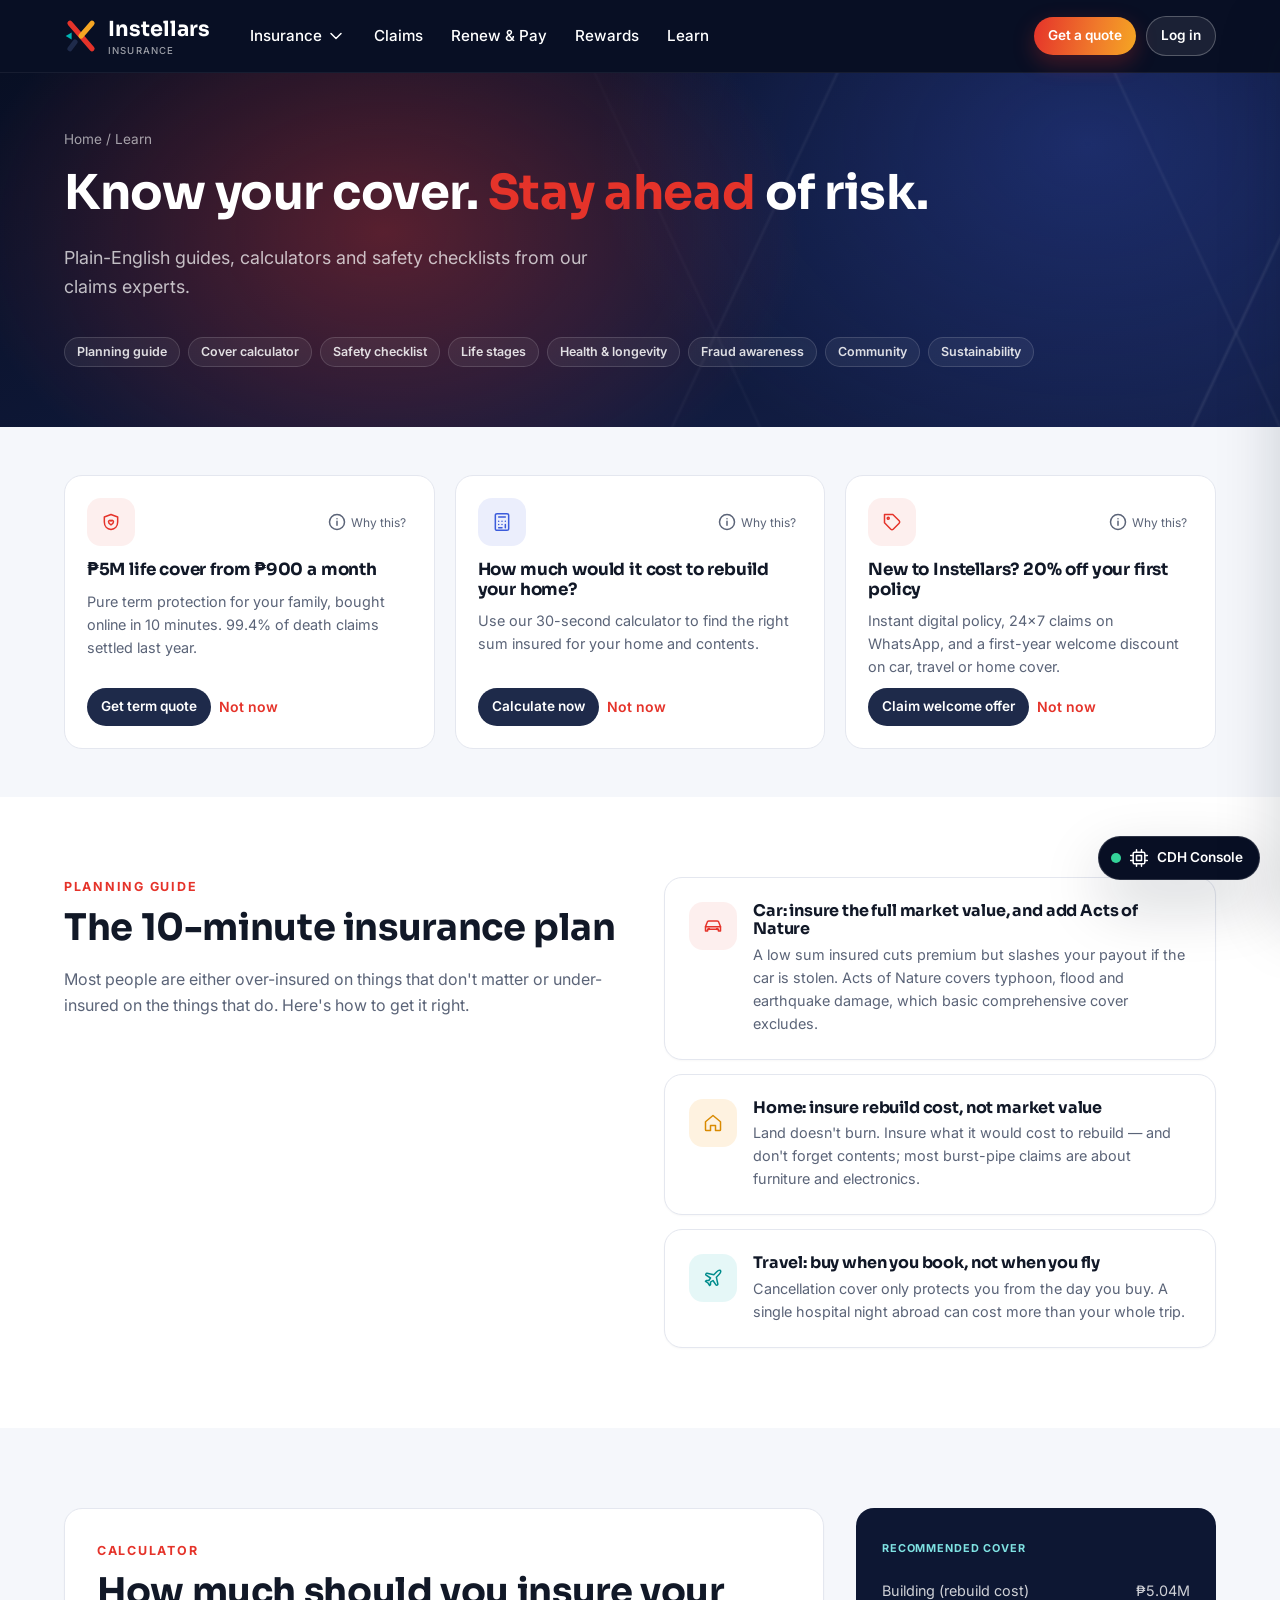
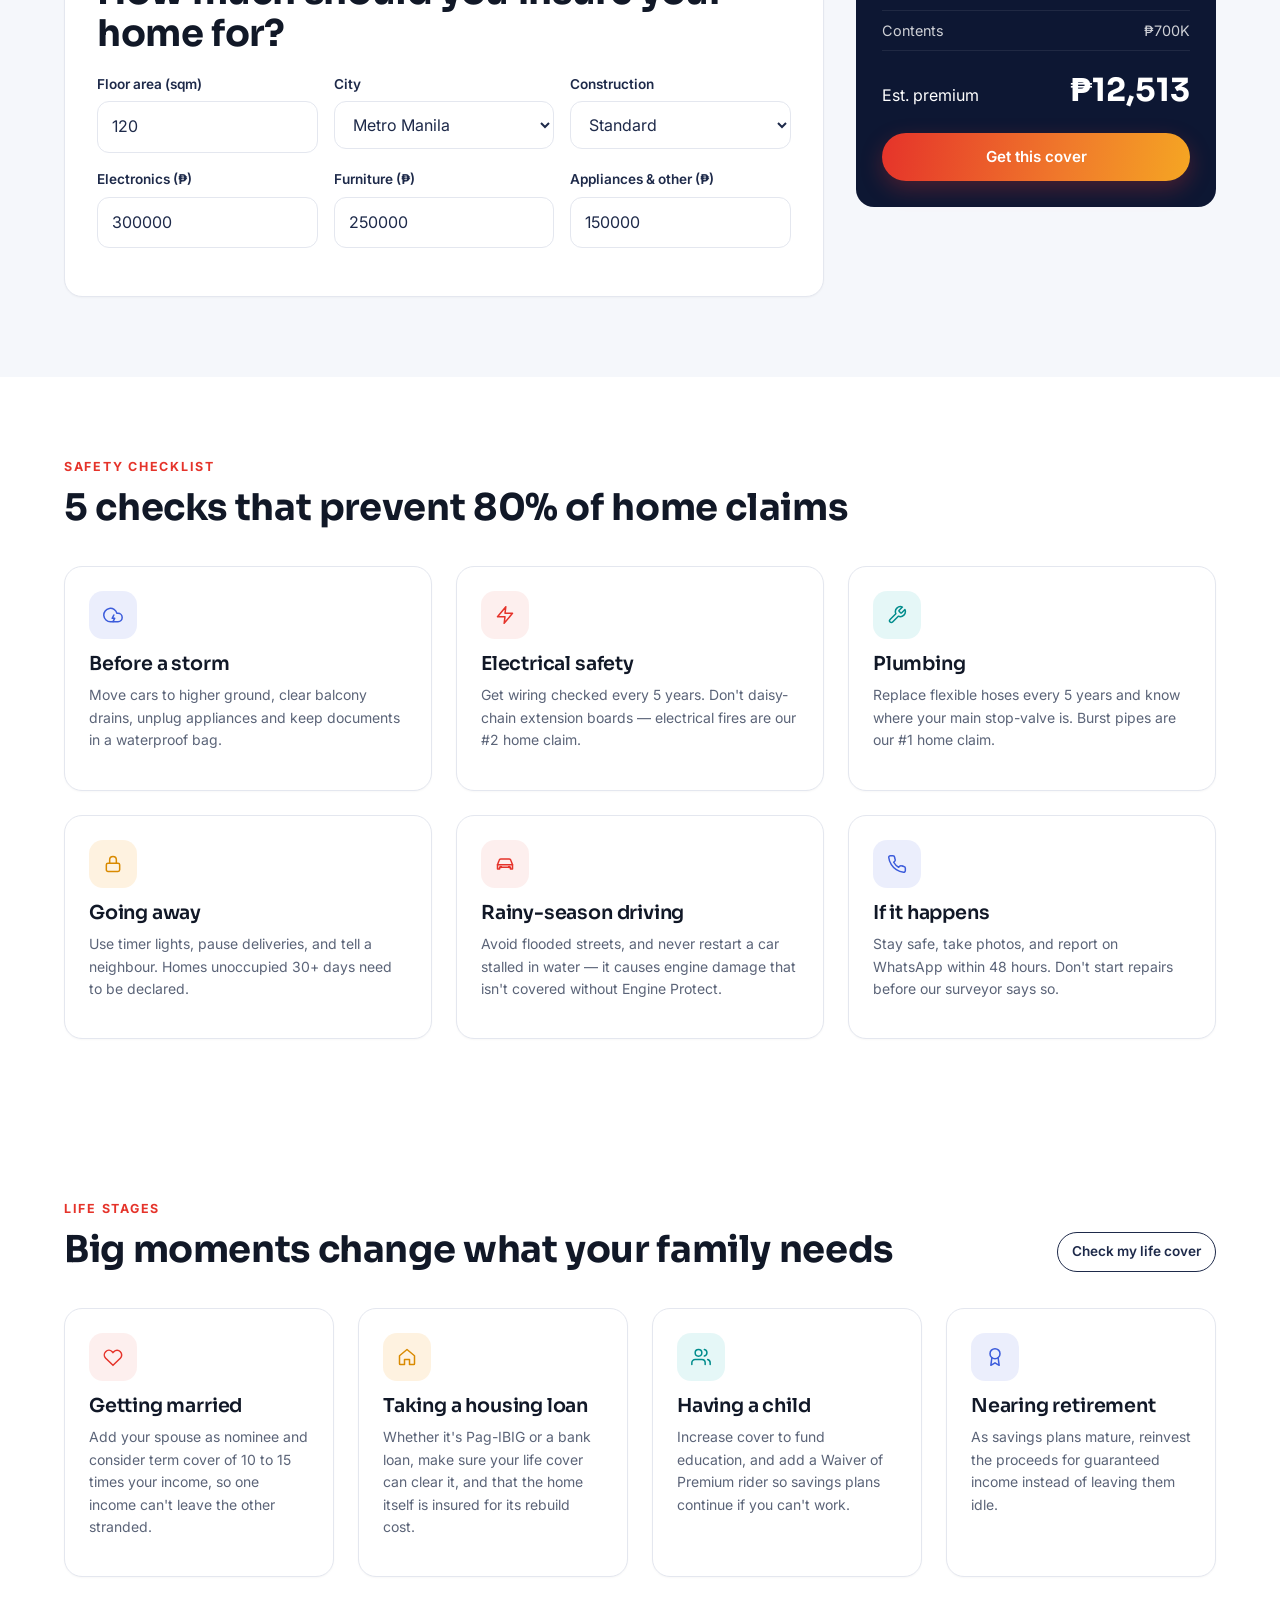
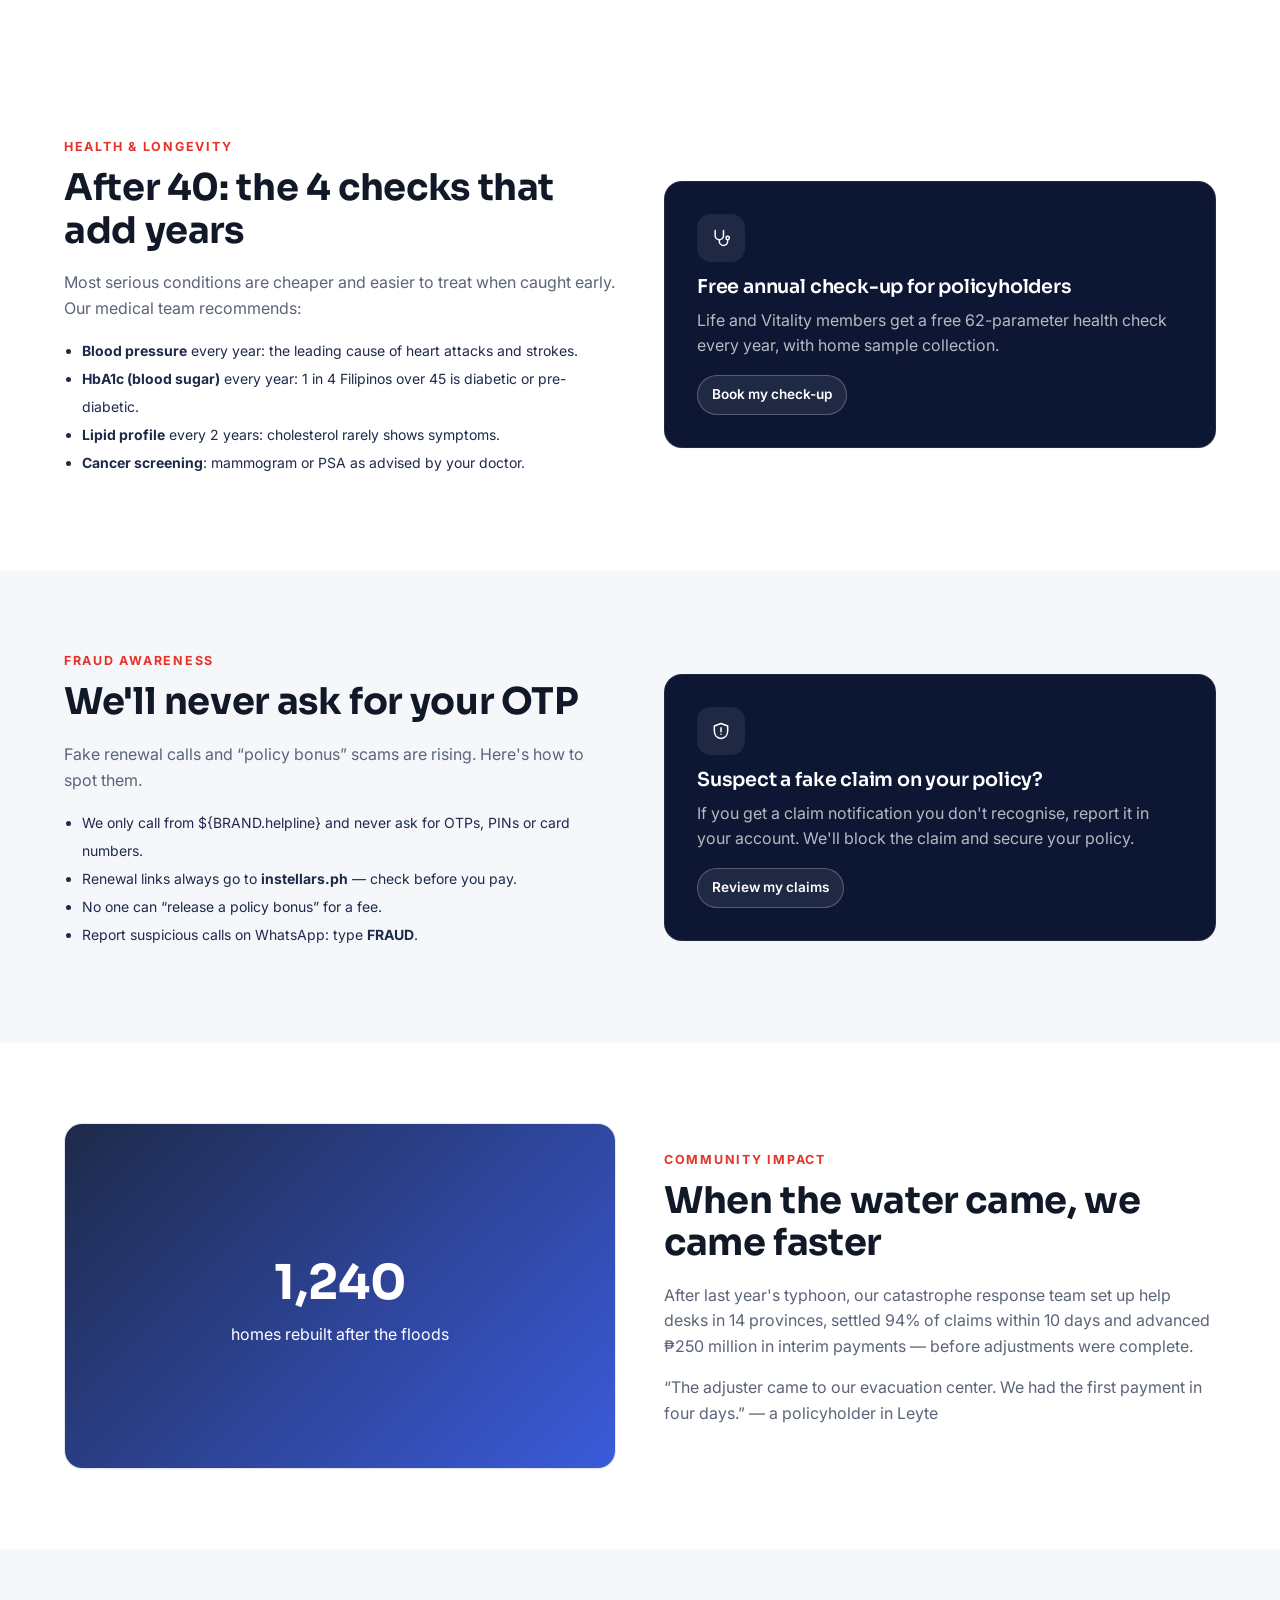
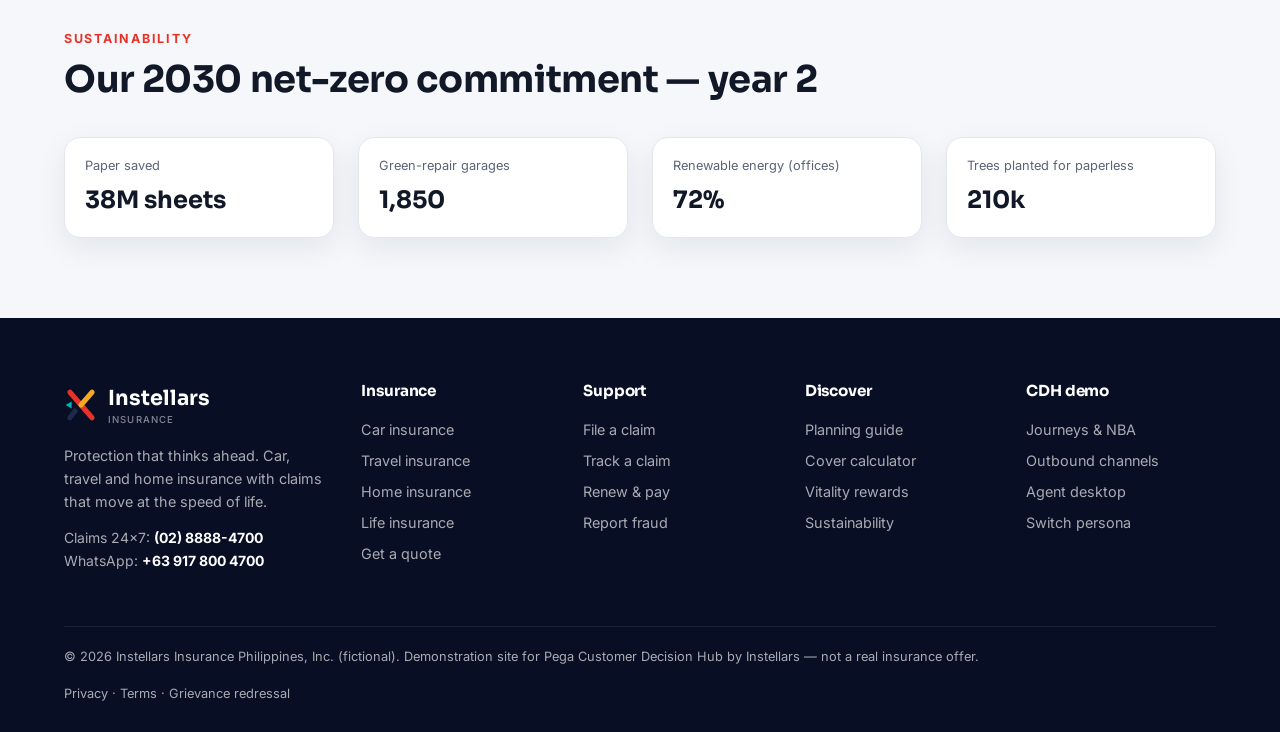
<file: learn.html>
<!doctype html>
<html lang="en">
<head>
  <meta charset="utf-8">
  <meta name="viewport" content="width=device-width, initial-scale=1">
  <title>Learn | Instellars Insurance</title>
  <link rel="preconnect" href="https://fonts.googleapis.com"><link rel="preconnect" href="https://fonts.gstatic.com" crossorigin>
  <link href="https://fonts.googleapis.com/css2?family=Sora:wght@500;600;700&family=Inter:wght@400;500;600;700&family=JetBrains+Mono:wght@400;500&display=swap" rel="stylesheet">
  <link rel="stylesheet" href="css/site.css">
</head>
<body data-page="learn" data-hero="dark">
<header id="site-header"></header>
<main>
  <section class="hero page-hero"><div class="wrap">
    <div class="crumbs"><a href="index.html">Home</a> / Learn</div>
    <h1>Know your cover. <span class="red">Stay ahead</span> of risk.</h1>
    <p class="lead">Plain-English guides, calculators and safety checklists from our claims experts.</p>
    <div class="hero-chips"><a class="chip chip-dark" href="#guide">Planning guide</a><a class="chip chip-dark" href="#calculator">Cover calculator</a><a class="chip chip-dark" href="#safety">Safety checklist</a><a class="chip chip-dark" href="#lifestage">Life stages</a><a class="chip chip-dark" href="#longevity">Health & longevity</a><a class="chip chip-dark" href="#fraud">Fraud awareness</a><a class="chip chip-dark" href="#community">Community</a><a class="chip chip-dark" href="#esg">Sustainability</a></div>
  </div></section>

  <section class="block tight soft"><div class="wrap"><div id="nba"></div></div></section>

  <section class="block" id="guide"><div class="wrap grid g2" style="gap:48px;align-items:start">
    <div><span class="eyebrow">Planning guide</span><h2>The 10-minute insurance plan</h2>
      <p class="muted">Most people are either over-insured on things that don't matter or under-insured on the things that do. Here's how to get it right.</p></div>
    <div class="grid" style="gap:14px">
      <div class="feature card"><span class="ico-bubble" data-icon="car"></span><div><h4>Car: insure the full market value, and add Acts of Nature</h4><p>A low sum insured cuts premium but slashes your payout if the car is stolen. Acts of Nature covers typhoon, flood and earthquake damage, which basic comprehensive cover excludes.</p></div></div>
      <div class="feature card"><span class="ico-bubble amber" data-icon="home"></span><div><h4>Home: insure rebuild cost, not market value</h4><p>Land doesn't burn. Insure what it would cost to rebuild — and don't forget contents; most burst-pipe claims are about furniture and electronics.</p></div></div>
      <div class="feature card"><span class="ico-bubble teal" data-icon="plane"></span><div><h4>Travel: buy when you book, not when you fly</h4><p>Cancellation cover only protects you from the day you buy. A single hospital night abroad can cost more than your whole trip.</p></div></div>
    </div>
  </div></section>

  <section class="block soft" id="calculator"><div class="wrap layout-side">
    <div class="card" style="padding:32px">
      <span class="eyebrow">Calculator</span><h2>How much should you insure your home for?</h2>
      <div class="row3">
        <div class="field"><label>Floor area (sqm)</label><input type="number" id="k-area" value="120" min="20"></div>
        <div class="field"><label>City</label><select id="k-city"><option value="42000">Metro Manila</option><option value="36000">Typhoon-prone province</option><option value="32000">Other city</option></select></div>
        <div class="field"><label>Construction</label><select id="k-q"><option value="1">Standard</option><option value="1.25">Premium finishes</option><option value="1.5">Luxury</option></select></div>
      </div>
      <div class="row3">
        <div class="field"><label>Electronics (₱)</label><input type="number" id="k-el" value="300000"></div>
        <div class="field"><label>Furniture (₱)</label><input type="number" id="k-fu" value="250000"></div>
        <div class="field"><label>Appliances & other (₱)</label><input type="number" id="k-ap" value="150000"></div>
      </div>
      <div id="k-out"></div>
    </div>
    <aside class="summary-card sticky" id="k-sum"></aside>
  </div></section>

  <section class="block" id="safety"><div class="wrap">
    <div class="sec-head"><div><span class="eyebrow">Safety checklist</span><h2 style="margin:0">5 checks that prevent 80% of home claims</h2></div><div id="alert-box"></div></div>
    <div class="grid g3">
      <div class="card"><span class="ico-bubble blue" data-icon="storm"></span><h3>Before a storm</h3><p class="muted small">Move cars to higher ground, clear balcony drains, unplug appliances and keep documents in a waterproof bag.</p></div>
      <div class="card"><span class="ico-bubble" data-icon="bolt"></span><h3>Electrical safety</h3><p class="muted small">Get wiring checked every 5 years. Don't daisy-chain extension boards — electrical fires are our #2 home claim.</p></div>
      <div class="card"><span class="ico-bubble teal" data-icon="wrench"></span><h3>Plumbing</h3><p class="muted small">Replace flexible hoses every 5 years and know where your main stop-valve is. Burst pipes are our #1 home claim.</p></div>
      <div class="card"><span class="ico-bubble amber" data-icon="lock"></span><h3>Going away</h3><p class="muted small">Use timer lights, pause deliveries, and tell a neighbour. Homes unoccupied 30+ days need to be declared.</p></div>
      <div class="card"><span class="ico-bubble" data-icon="car"></span><h3>Rainy-season driving</h3><p class="muted small">Avoid flooded streets, and never restart a car stalled in water — it causes engine damage that isn't covered without Engine Protect.</p></div>
      <div class="card"><span class="ico-bubble blue" data-icon="phoneCall"></span><h3>If it happens</h3><p class="muted small">Stay safe, take photos, and report on WhatsApp within 48 hours. Don't start repairs before our surveyor says so.</p></div>
    </div>
  </div></section>

  <section class="block" id="lifestage"><div class="wrap">
    <div class="sec-head"><div><span class="eyebrow">Life stages</span><h2 style="margin:0">Big moments change what your family needs</h2></div><a class="btn btn-outline btn-sm" href="quote.html?line=life">Check my life cover</a></div>
    <div class="grid g4">
      <div class="card"><span class="ico-bubble" data-icon="heart"></span><h3>Getting married</h3><p class="muted small">Add your spouse as nominee and consider term cover of 10 to 15 times your income, so one income can't leave the other stranded.</p></div>
      <div class="card"><span class="ico-bubble amber" data-icon="home"></span><h3>Taking a housing loan</h3><p class="muted small">Whether it's Pag-IBIG or a bank loan, make sure your life cover can clear it, and that the home itself is insured for its rebuild cost.</p></div>
      <div class="card"><span class="ico-bubble teal" data-icon="users"></span><h3>Having a child</h3><p class="muted small">Increase cover to fund education, and add a Waiver of Premium rider so savings plans continue if you can't work.</p></div>
      <div class="card"><span class="ico-bubble blue" data-icon="award"></span><h3>Nearing retirement</h3><p class="muted small">As savings plans mature, reinvest the proceeds for guaranteed income instead of leaving them idle.</p></div>
    </div>
  </div></section>

  <section class="block" id="longevity"><div class="wrap grid g2" style="gap:48px;align-items:center">
    <div><span class="eyebrow">Health & longevity</span><h2>After 40: the 4 checks that add years</h2>
      <p class="muted">Most serious conditions are cheaper and easier to treat when caught early. Our medical team recommends:</p>
      <ul class="small" style="padding-left:18px;line-height:2"><li><b>Blood pressure</b> every year: the leading cause of heart attacks and strokes.</li><li><b>HbA1c (blood sugar)</b> every year: 1 in 4 Filipinos over 45 is diabetic or pre-diabetic.</li><li><b>Lipid profile</b> every 2 years: cholesterol rarely shows symptoms.</li><li><b>Cancer screening</b>: mammogram or PSA as advised by your doctor.</li></ul></div>
    <div class="card card-dark" style="padding:32px"><span class="ico-bubble" style="background:rgba(255,255,255,.08);color:#fff" data-icon="stethoscope"></span><h3 style="margin-top:14px">Free annual check-up for policyholders</h3><p style="color:rgba(255,255,255,.7)">Life and Vitality members get a free 62-parameter health check every year, with home sample collection.</p><a class="btn btn-light btn-sm" href="rewards.html#checkup">Book my check-up</a></div>
  </div></section>

  <section class="block soft" id="fraud"><div class="wrap grid g2" style="gap:48px;align-items:center">
    <div><span class="eyebrow">Fraud awareness</span><h2>We'll never ask for your OTP</h2><p class="muted">Fake renewal calls and “policy bonus” scams are rising. Here's how to spot them.</p>
      <ul class="small" style="padding-left:18px;line-height:2"><li>We only call from ${BRAND.helpline} and never ask for OTPs, PINs or card numbers.</li><li>Renewal links always go to <b>instellars.ph</b> — check before you pay.</li><li>No one can “release a policy bonus” for a fee.</li><li>Report suspicious calls on WhatsApp: type <b>FRAUD</b>.</li></ul></div>
    <div class="card card-dark" style="padding:32px"><span class="ico-bubble" style="background:rgba(255,255,255,.08);color:#fff" data-icon="shieldAlert"></span><h3 style="margin-top:14px">Suspect a fake claim on your policy?</h3><p style="color:rgba(255,255,255,.7)">If you get a claim notification you don't recognise, report it in your account. We'll block the claim and secure your policy.</p><a class="btn btn-light btn-sm" href="claims.html">Review my claims</a></div>
  </div></section>

  <section class="block" id="community"><div class="wrap grid g2" style="gap:48px;align-items:center">
    <div class="card" style="padding:0;overflow:hidden"><div style="aspect-ratio:16/10;background:linear-gradient(135deg,#1E2A4A,#3B5BDB);display:grid;place-items:center;color:#fff;text-align:center;padding:24px"><div><div style="font-family:var(--font-head);font-size:3rem;font-weight:700">1,240</div><div>homes rebuilt after the floods</div></div></div></div>
    <div><span class="eyebrow">Community impact</span><h2>When the water came, we came faster</h2><p class="muted">After last year's typhoon, our catastrophe response team set up help desks in 14 provinces, settled 94% of claims within 10 days and advanced ₱250 million in interim payments — before adjustments were complete.</p><p class="muted">“The adjuster came to our evacuation center. We had the first payment in four days.” — a policyholder in Leyte</p></div>
  </div></section>

  <section class="block soft" id="esg"><div class="wrap">
    <div class="sec-head"><div><span class="eyebrow">Sustainability</span><h2 style="margin:0">Our 2030 net-zero commitment — year 2</h2></div></div>
    <div class="grid g4">
      <div class="kpi"><span>Paper saved</span><b>38M sheets</b></div><div class="kpi"><span>Green-repair garages</span><b>1,850</b></div>
      <div class="kpi"><span>Renewable energy (offices)</span><b>72%</b></div><div class="kpi"><span>Trees planted for paperless</span><b>210k</b></div>
    </div>
  </div></section>
</main>
<footer id="site-footer"></footer>
<script src="js/data.js"></script>
<script src="js/store.js"></script>
<script src="js/cdh.js"></script>
<script src="js/ui.js"></script>
<script>
UI.init();
UI.convert();   // informational destinations count as accepted once reached
UI.nba("nba", { channel: "Web", context: "learn", limit: 3 });

const c = Store.current();
if (c && c.signals.weatherAlert) {
  const w = c.signals.weatherAlert;
  document.getElementById("alert-box").innerHTML = `<div class="notice danger">${icon("storm")}<div><b>${esc(w.severity)} alert — ${esc(w.type)}, ${esc(w.region)}</b><br>${esc(w.detail)}</div></div>`;
}

function calc() {
  const v = id => +document.getElementById(id).value || 0;
  const rebuild = v("k-area") * v("k-city") * +document.getElementById("k-q").value;
  const contents = v("k-el") + v("k-fu") + v("k-ap");
  const prem = RATING.property({ plan: "complete", building: rebuild, contents, city: { 42000: "metro", 36000: "coastal", 32000: "tier2" }[v("k-city")] }).total;
  const p = c && H.pol(c, "property");
  document.getElementById("k-sum").innerHTML = `<span class="cdh-tag" style="color:#7FE3E3">Recommended cover</span>
    <div class="line" style="margin-top:12px"><span>Building (rebuild cost)</span><span>${lakh(rebuild)}</span></div>
    <div class="line"><span>Contents</span><span>${lakh(contents)}</span></div>
    <div class="total"><span>Est. premium</span><b>${money(prem)}</b></div>
    <a class="btn btn-primary btn-block" style="margin-top:16px" href="quote.html?line=property">Get this cover</a>`;
  document.getElementById("k-out").innerHTML = p && p.sumInsured ? (p.sumInsured < H.rebuildCost(p) * .9
    ? `<div class="notice warn">${icon("alert")}<div>Your policy ${p.no} insures the building for <b>${lakh(p.sumInsured)}</b>, but your home's rebuild cost is about <b>${lakh(H.rebuildCost(p))}</b>. <a class="link" href="policy.html?no=${p.no}#si">Fix my cover →</a></div></div>`
    : `<div class="notice ok">${icon("check")}<div>Your policy ${p.no} (${lakh(p.sumInsured)}) looks adequate for your home.</div></div>`) : "";
}
document.querySelectorAll("#calculator input, #calculator select").forEach(el => el.addEventListener("input", calc));
calc();
if (location.hash) setTimeout(() => { const el = document.querySelector(location.hash); if (el) el.scrollIntoView({ behavior: "smooth" }); }, 250);
</script>
</body>
</html>
</file>
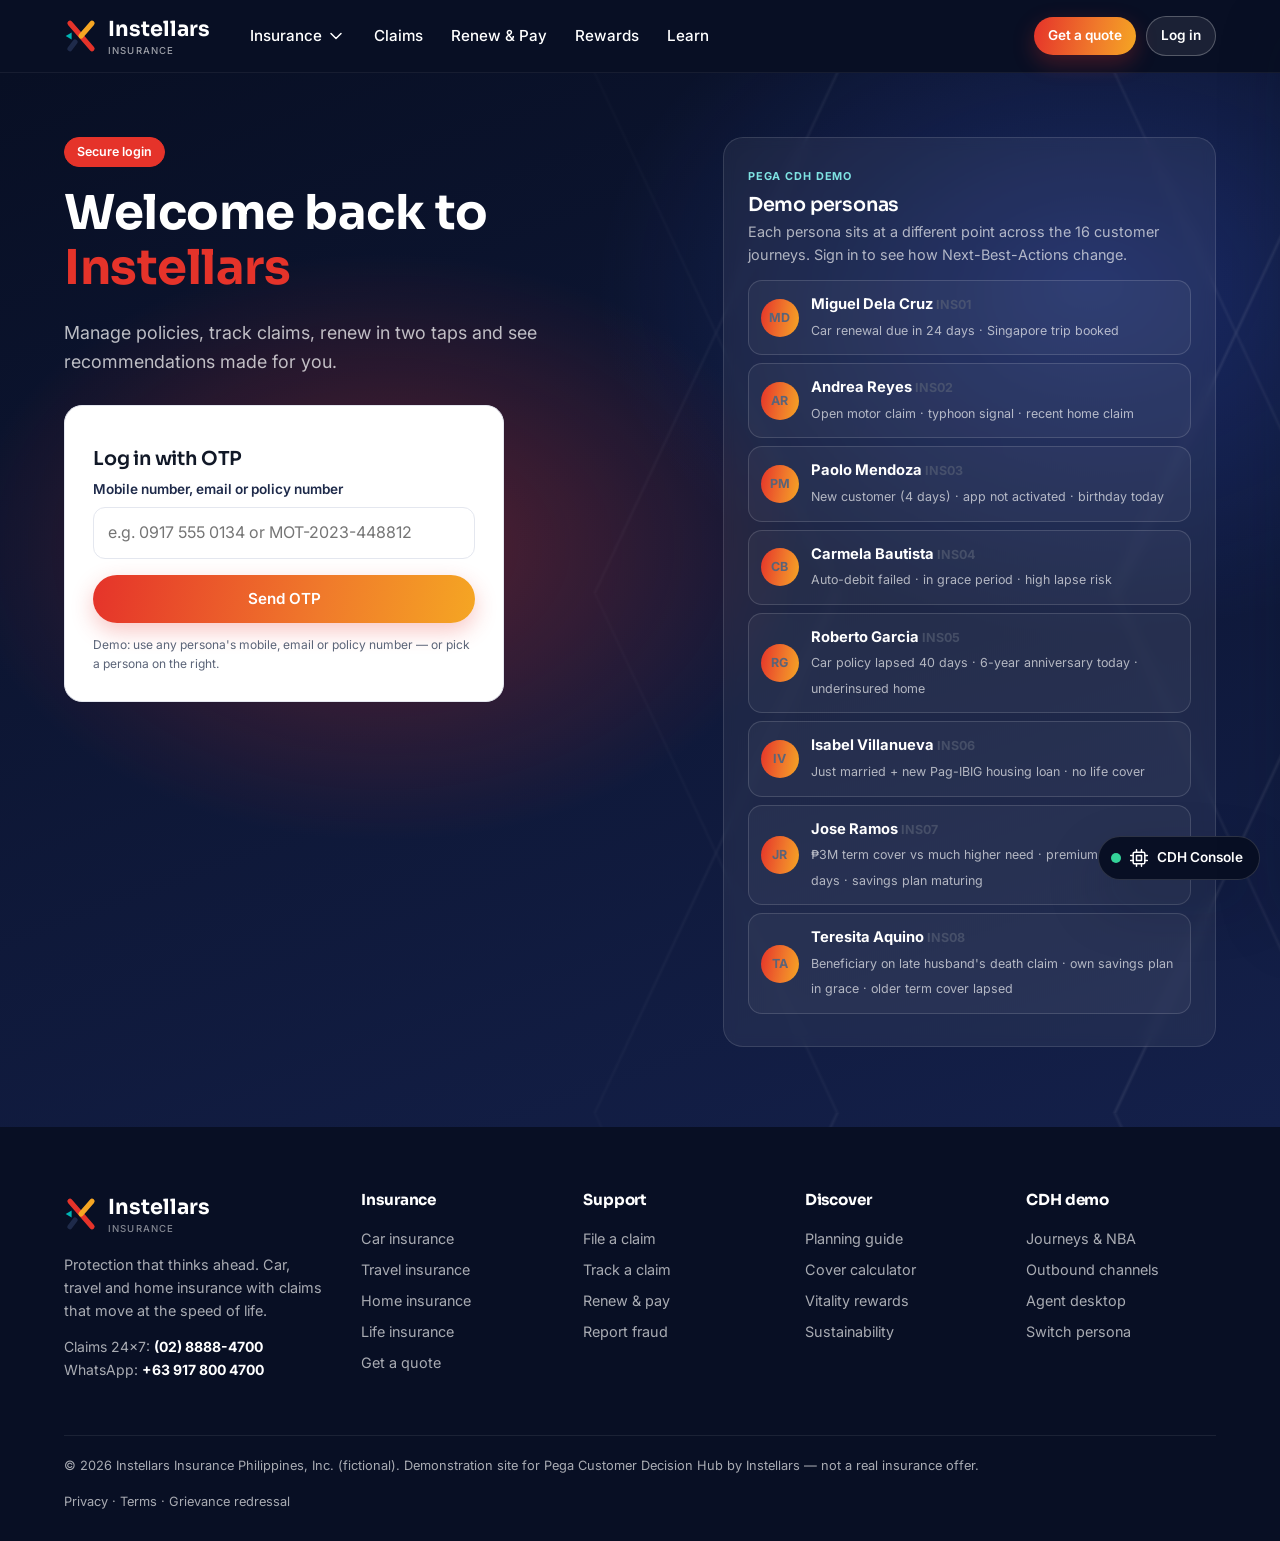
<file: login.html>
<!doctype html>
<html lang="en">
<head>
  <meta charset="utf-8">
  <meta name="viewport" content="width=device-width, initial-scale=1">
  <title>Log in | Instellars Insurance</title>
  <link rel="preconnect" href="https://fonts.googleapis.com"><link rel="preconnect" href="https://fonts.gstatic.com" crossorigin>
  <link href="https://fonts.googleapis.com/css2?family=Sora:wght@500;600;700&family=Inter:wght@400;500;600;700&family=JetBrains+Mono:wght@400;500&display=swap" rel="stylesheet">
  <link rel="stylesheet" href="css/site.css">
</head>
<body data-page="login" data-hero="dark">
<header id="site-header"></header>
<main>
  <section class="hero" style="padding:64px 0 80px">
    <div class="wrap hero-grid" style="align-items:start">
      <div>
        <span class="chip chip-red" style="margin-bottom:18px">Secure login</span>
        <h1 style="font-size:clamp(2rem,4vw,3rem)">Welcome back to <span class="red">Instellars</span></h1>
        <p class="lead">Manage policies, track claims, renew in two taps and see recommendations made for you.</p>
        <div class="card" style="max-width:440px;margin-top:28px;padding:28px" id="login-card"></div>
      </div>
      <div>
        <div class="glass" style="padding:24px">
          <span class="cdh-tag" style="color:#7FE3E3">Pega CDH demo</span>
          <h3 style="color:#fff;margin:6px 0 4px">Demo personas</h3>
          <p style="color:rgba(255,255,255,.65);font-size:.9rem">Each persona sits at a different point across the 16 customer journeys. Sign in to see how Next-Best-Actions change.</p>
          <div id="personas"></div>
        </div>
      </div>
    </div>
  </section>
</main>
<footer id="site-footer"></footer>
<script src="js/data.js"></script>
<script src="js/store.js"></script>
<script src="js/cdh.js"></script>
<script src="js/ui.js"></script>
<script>
  UI.init();
  const next = UI.q("next") || "dashboard.html";
  const go = id => { Store.login(id); location.href = next; };
  const card = document.getElementById("login-card");

  function step1() {
    card.innerHTML = `
      <h3>Log in with OTP</h3>
      <div class="field"><label>Mobile number, email or policy number</label><input id="ident" placeholder="e.g. 0917 555 0134 or MOT-2023-448812" autocomplete="username"></div>
      <button class="btn btn-primary btn-block" id="send">Send OTP</button>
      <p class="xs muted" style="margin:12px 0 0">Demo: use any persona's mobile, email or policy number — or pick a persona on the right.</p>`;
    document.getElementById("send").onclick = () => {
      // PH mobiles match with or without +63 / leading 0 (e.g. 0917 555 0134 = +63 917 555 0134).
      const norm = s => s.trim().toLowerCase().replace(/[\s()]/g, "").replace(/^(\+?63|0)(?=9)/, "");
      const v = norm(document.getElementById("ident").value);
      if (!v) { UI.toast("Enter your mobile, email or policy number."); return; }
      const c = Store.allCustomers().find(x => norm(x.phone) === v || x.email.toLowerCase() === v || x.policies.some(p => p.no.toLowerCase() === v));
      if (!c) { UI.toast("We couldn't find an account with those details."); return; }
      step2(c);
    };
  }
  function step2(c) {
    card.innerHTML = `
      <h3>Enter the code</h3>
      <p class="small muted">We sent a 6-digit code to ${esc(c.phone.slice(0, -5).replace(/\d/g, "•") + c.phone.slice(-5))}.</p>
      <div class="field"><label>One-time password</label><input id="otp" inputmode="numeric" maxlength="6" placeholder="Demo code: 123456" autocomplete="one-time-code"></div>
      <button class="btn btn-primary btn-block" id="verify">Verify & log in</button>
      <button class="link small" style="margin-top:12px" id="back">Use a different number</button>`;
    document.getElementById("verify").onclick = () => {
      if (document.getElementById("otp").value.trim() !== "123456") { UI.toast("Incorrect code. For the demo, use 123456."); return; }
      go(c.id);
    };
    document.getElementById("back").onclick = step1;
  }
  step1();

  document.getElementById("personas").innerHTML = Store.allCustomers().map(c => `
    <button class="persona" data-id="${c.id}" style="background:rgba(255,255,255,.04);border-color:rgba(255,255,255,.14);color:#fff">
      <span class="avatar">${c.first[0]}${c.name.split(" ")[1][0]}</span>
      <div><b>${esc(c.name)} <span class="xs" style="opacity:.6">${esc(CDH.displayId(c))}</span></b><span style="color:rgba(255,255,255,.65)">${esc(c.persona)}</span></div>
    </button>`).join("");
  document.querySelectorAll("#personas [data-id]").forEach(b => b.onclick = () => go(b.dataset.id));
</script>
</body>
</html>
</file>
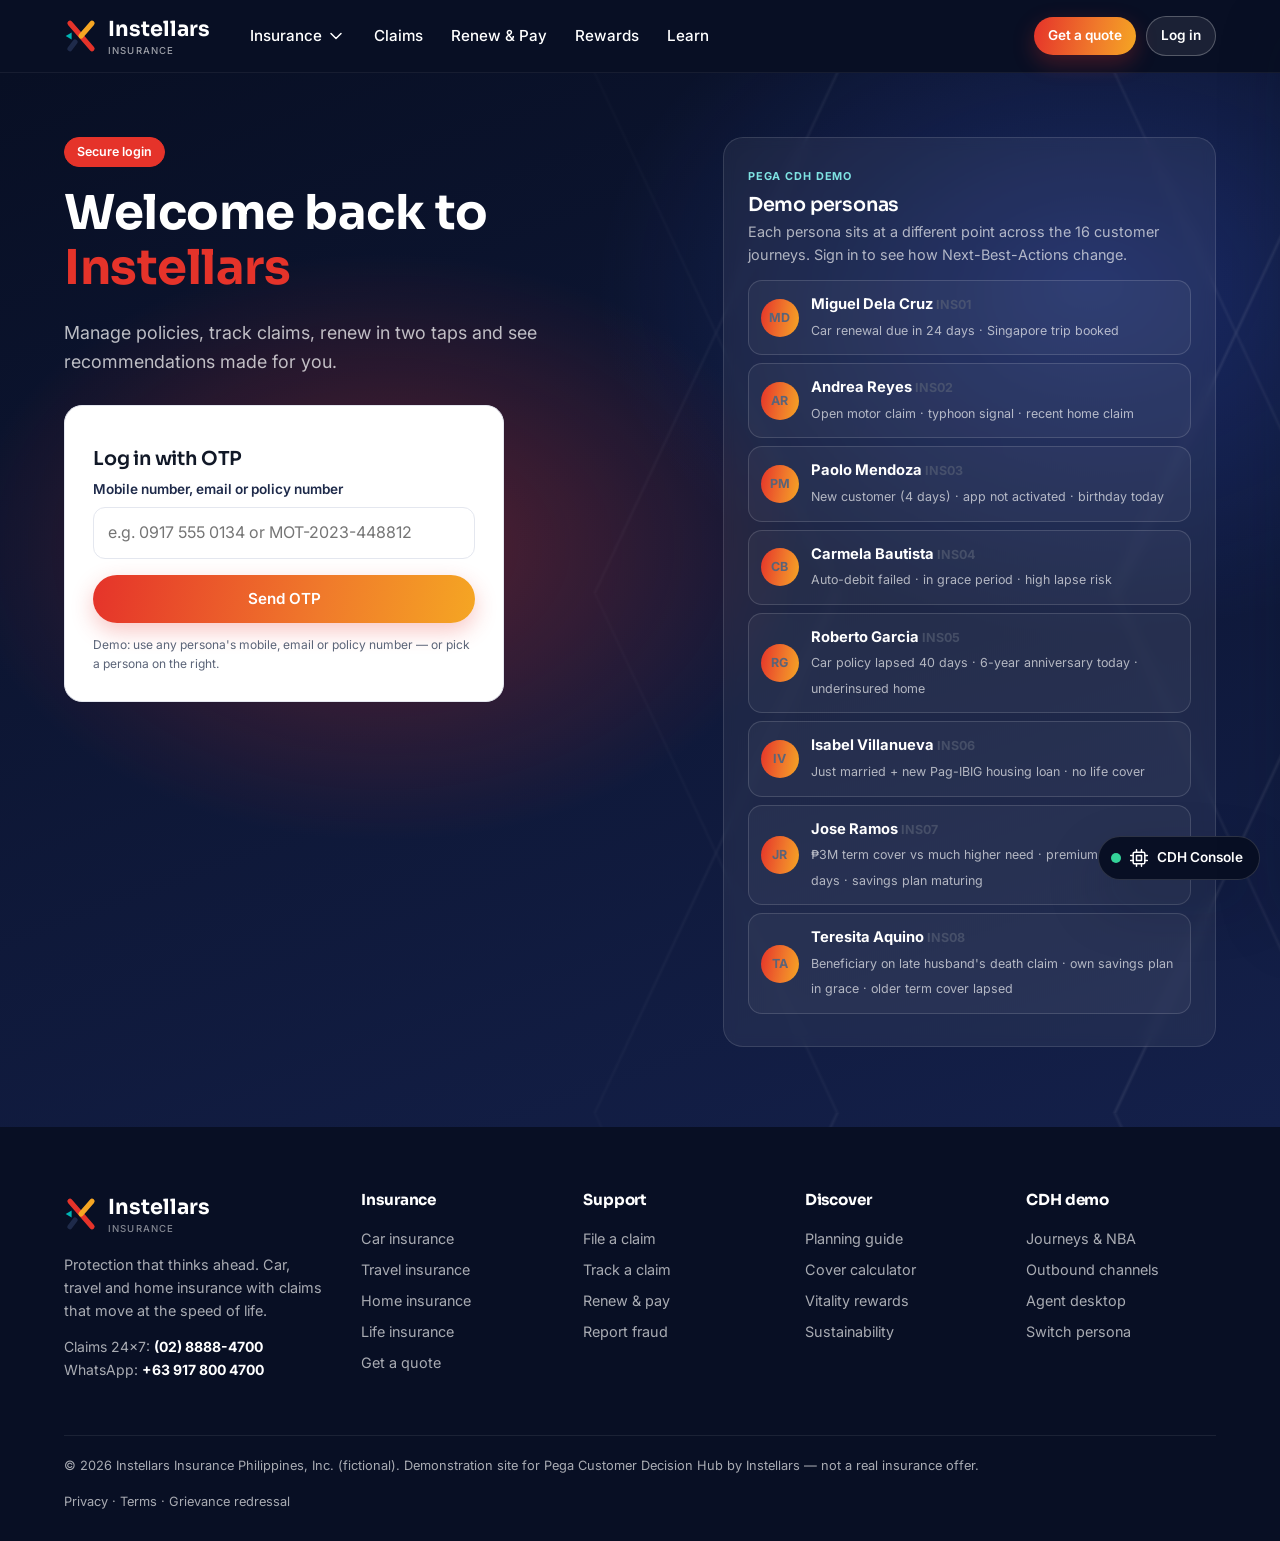
<file: payments.html>
<!doctype html>
<html lang="en">
<head>
  <meta charset="utf-8">
  <meta name="viewport" content="width=device-width, initial-scale=1">
  <title>Renew & Pay | Instellars Insurance</title>
  <link rel="preconnect" href="https://fonts.googleapis.com"><link rel="preconnect" href="https://fonts.gstatic.com" crossorigin>
  <link href="https://fonts.googleapis.com/css2?family=Sora:wght@500;600;700&family=Inter:wght@400;500;600;700&family=JetBrains+Mono:wght@400;500&display=swap" rel="stylesheet">
  <link rel="stylesheet" href="css/site.css">
</head>
<body data-page="billing" data-hero="dark">
<header id="site-header"></header>
<main>
  <section class="hero page-hero" style="padding:44px 0 48px"><div class="wrap">
    <div class="crumbs"><a href="dashboard.html">My account</a> / Renew & pay</div>
    <h1>Renew & <span class="red">pay</span></h1><p class="lead" style="margin:0">Premiums, renewals, AutoPay and payment history in one place.</p>
  </div></section>
  <section class="block tight"><div class="wrap layout-side">
    <div>
      <div id="nba" style="margin-bottom:24px"></div>
      <div class="panel"><div class="panel-head"><h3>Due now</h3></div><div id="due"></div></div>
      <div class="panel"><div class="panel-head"><h3>Upcoming renewals</h3></div><div id="renewals"></div></div>
      <div class="panel"><div class="panel-head"><h3>Payment history</h3></div><div id="history"></div></div>
    </div>
    <aside>
      <div class="panel" id="autopay"></div>
      <div class="panel" id="paperless"></div>
      <div class="panel hidden" id="alternatives"></div>
      <div class="panel" id="waiver"></div>
    </aside>
  </div></section>
</main>
<footer id="site-footer"></footer>
<script src="js/data.js"></script>
<script src="js/store.js"></script>
<script src="js/cdh.js"></script>
<script src="js/ui.js"></script>
<script>
UI.init();
const seen = a => { const c = Store.current(); return Store.s.responses.some(r => r.cid === c.id && r.aid === a); };
if (UI.requireLogin()) {
  UI.nba("nba", { channel: "Web", context: "billing", limit: 2, variant: "list", empty: "" });
  render();
  window.addEventListener("store:change", render);
  if (location.hash) setTimeout(() => { const el = document.querySelector(location.hash); if (el) el.scrollIntoView({ behavior: "smooth" }); }, 300);
}

function render() {
  const c = Store.current(); if (!c) return;
  const due = c.payments.filter(p => ["Due", "Failed", "Overdue"].includes(p.status));
  document.getElementById("due").innerHTML = due.map(p => {
    const pol = c.policies.find(x => x.no === p.policy) || {};
    const lapsed = pol.status === "Lapsed";
    return `<div class="policy-card"><span class="ico-bubble ${p.status === "Due" ? "blue" : ""}">${icon("card")}</span>
      <div><h4>${money(p.amount)} — ${esc(pol.product || p.policy)}</h4><div class="sub">${p.policy} · ${p.status === "Due" ? "due " + fdate(p.due) : `${p.status}${p.failReason ? " (" + p.failReason + ")" : ""} · was due ${fdate(p.due)}`}${pol.status === "Grace" ? ` · <b style="color:var(--red)">grace ends ${fdate(pol.graceEnds)}</b>` : ""}</div></div>
      <div class="right">${UI.statusBadge(p.status)}<div style="margin-top:6px">${lapsed ? `<a class="btn btn-primary btn-xs" href="policy.html?no=${pol.no}&reinstate=1">Reinstate</a>` : `<button class="btn btn-primary btn-xs" data-pay="${p.id}">Pay now</button>`}</div></div></div>`;
  }).join("") || `<div class="nba-empty">${icon("check")} Nothing due — you're all paid up.</div>`;
  document.querySelectorAll("[data-pay]").forEach(b => b.onclick = () => pay(b.dataset.pay));

  const ren = H.pols(c).filter(p => p.status === "Active" && daysUntil(p.end) <= 90).sort((a, b) => a.end.localeCompare(b.end));
  document.getElementById("renewals").innerHTML = ren.map(p => `<div class="policy-card"><span class="ico-bubble amber">${icon(UI.lineIcon(p.line))}</span>
      <div><h4>${esc(p.product)}</h4><div class="sub">${p.no} · renews ${fdate(p.end)} (${daysUntil(p.end)} days) · ${p.autoRenew ? "auto-renew on" : "auto-renew off"}</div></div>
      <div class="right"><a class="btn btn-dark btn-xs" href="policy.html?no=${p.no}&renew=1">Renew</a></div></div>`).join("") || `<div class="nba-empty">No renewals in the next 90 days.</div>`;

  document.getElementById("history").innerHTML = `<div class="table-wrap"><table class="t"><thead><tr><th>Date</th><th>Policy</th><th>Method</th><th class="num">Amount</th><th>Status</th></tr></thead><tbody>
    ${c.payments.map(p => `<tr><td>${fdate(p.paidOn || p.due)}</td><td>${p.policy}</td><td>${esc(p.method || "—")}</td><td class="num">${money(p.amount)}</td><td>${UI.statusBadge(p.status)}</td></tr>`).join("")}</tbody></table></div>`;

  document.getElementById("autopay").innerHTML = `<div class="panel-head"><h3>AutoPay</h3>${c.autoPay ? '<span class="badge b-green">On</span>' : '<span class="badge b-gray">Off</span>'}</div>
    <p class="small muted">${c.autoPay ? "Premiums are collected automatically on the due date via your mandate." : "Pay premiums automatically on the due date with GCash AutoPay or an Auto Debit Arrangement (ADA)."}</p>
    ${c.payments.some(p => p.status === "Failed" && /Auto-debit/.test(p.method || "")) ? `<div class="notice warn small" style="margin-bottom:12px">${icon("alert")}<div>Your last auto-debit bounced. Update your mandate to avoid another failure.</div></div>` : ""}
    <button class="btn ${c.autoPay ? "btn-ghost" : "btn-dark"} btn-sm btn-block" id="ap">${c.autoPay ? "Update mandate" : "Set up auto-debit"}</button>`;
  document.getElementById("ap").onclick = () => {
    const m = UI.modal(`<span class="ico-bubble" style="margin-bottom:12px">${icon("repeat")}</span><h3>Auto-debit mandate</h3>
      <div class="opt-grid"><label class="opt"><input type="radio" name="mt" checked><div><b>GCash AutoPay</b><span>Approve in your GCash app</span></div></label><label class="opt"><input type="radio" name="mt"><div><b>Auto Debit Arrangement (ADA)</b><span>BDO, BPI, Metrobank and more</span></div></label></div>
      <div class="field"><label>GCash number or bank account (demo)</label><input id="upi" placeholder="0917 123 4567"></div><p class="xs muted">Premiums are debited on the due date; you're notified 3 days before. Demo only.</p><button class="btn btn-primary btn-block" id="ok">Approve mandate</button>`);
    m.querySelector("#ok").onclick = () => { Store.update(c.id, x => { x.autoPay = true; x.payments.forEach(p => { if (p.status === "Due") p.method = "GCash AutoPay"; }); }); UI.convert(["E21", "R11", "L07"].filter(seen)); UI.closeModal(); UI.toast("Mandate set up. We'll never let a premium slip."); };
  };

  document.getElementById("paperless").innerHTML = `<div class="panel-head"><h3>Paperless statements</h3><label class="toggle"><input type="checkbox" id="pl" ${c.paperless ? "checked" : ""}><span></span></label></div>
    <p class="small muted" style="margin:0">${c.paperless ? "You get e-statements by email. Thank you for going green 🌱" : "Switch to e-statements and we'll plant a tree in your name."}</p>`;
  document.getElementById("pl").onchange = e => { Store.update(c.id, x => { x.paperless = e.target.checked; }); if (e.target.checked) { UI.convert(["N20"].filter(seen)); UI.toast("You're paperless — a tree will be planted in your name."); } };

  const g = H.grace(c);
  const w = document.getElementById("waiver");
  if (g && g.frequency === "Monthly" && g.line !== "life") {
    w.classList.remove("hidden");
    w.innerHTML = `<div class="panel-head"><h3>Tight month?</h3></div><p class="small muted">Skip one instalment of ${money(g.instalment)} and spread it over your remaining months — cover and NCB stay intact.</p><button class="btn btn-outline btn-sm btn-block" id="wv">Request a premium waiver</button>`;
    document.getElementById("wv").onclick = () => {
      Store.update(c.id, x => {
        const p = x.policies.find(y => y.no === g.no); p.status = "Active"; delete p.graceSince; delete p.graceEnds;
        x.payments.forEach(y => { if (y.policy === g.no && y.status === "Failed") { y.status = "Waived"; y.paidOn = D(0); } });
        x.risk.lapseScore = .35; x.signals.hardship = false;
        x.interactions.unshift({ date: D(0), channel: "Web", note: `Premium waiver applied to ${g.no}` });
      });
      Store.event(c.id, "conversion", `Premium waiver accepted · ${g.no}`);
      UI.convert(["R03", "R01", "N13", "R02"].filter(seen)); UI.toast("Waiver applied — your policy is active again.");
    };
  } else w.classList.add("hidden");

  // L08 Lapse Alternatives Offer — life policy in its grace period.
  const lg = H.lifeGrace(c), alt = document.getElementById("alternatives");
  if (lg) {
    alt.classList.remove("hidden");
    alt.innerHTML = `<div class="panel-head"><h3>Can't pay right now?</h3><span class="badge b-amber">Grace ends ${fshort(lg.graceEnds)}</span></div>
      <p class="small muted">Don't let ${esc(lg.product)} lapse. Choose an option that keeps your family protected:</p>
      ${[["holiday", "3-month premium holiday", "Pause premiums for 3 months; cover continues."],
         ["smaller", "Smaller monthly payments", `Spread the overdue amount: about ${money(lg.instalment ? lg.instalment * 0.75 : lg.premium / 16)} a month for 16 months.`],
         ["paidup", "Reduced paid-up policy", `Stop premiums; keep a reduced guaranteed benefit of about ${lakh((lg.maturityValue || lg.sumAssured) * .45)}.`]]
        .map(([k, h, d], i) => `<label class="opt" style="margin-bottom:8px"><input type="radio" name="alt" value="${k}" ${i ? "" : "checked"}><div><b>${h}</b><span>${d}</span></div></label>`).join("")}
      <button class="btn btn-primary btn-sm btn-block" style="margin-top:6px" id="alt-go">Apply this option</button>
      <button class="link small" style="margin-top:10px" id="alt-call">Talk it through with someone</button>`;
    document.getElementById("alt-go").onclick = () => {
      const v = document.querySelector("input[name=alt]:checked").value;
      const label = { holiday: "3-month premium holiday", smaller: "smaller monthly payments", paidup: "reduced paid-up conversion" }[v];
      Store.update(c.id, x => {
        const p = x.policies.find(y => y.no === lg.no);
        p.status = "Active"; delete p.graceSince; delete p.graceEnds;
        if (v === "paidup") { p.product += " (reduced paid-up)"; p.premiumsComplete = true; p.maturityValue = Math.round((p.maturityValue || p.sumAssured) * .45); }
        if (v === "smaller") p.instalment = Math.round((p.instalment || p.premium / 12) * .75);
        x.payments.forEach(y => { if (y.policy === lg.no && ["Failed", "Overdue"].includes(y.status)) { y.status = v === "holiday" ? "Deferred" : "Rescheduled"; y.paidOn = D(0); } });
        x.risk.lapseScore = .3; x.signals.hardship = false;
        x.interactions.unshift({ date: D(0), channel: "Web", note: `Lapse alternative applied to ${lg.no}: ${label}` });
      });
      Store.event(c.id, "conversion", `Lapse alternative accepted · ${lg.no} · ${label}`);
      UI.convert(["L08", "N13", "R01", "R02", "E07"].filter(seen));
      UI.toast(`Done: ${label}. ${lg.product} stays in force.`);
    };
    document.getElementById("alt-call").onclick = () => UI.callback("L08", `Lapse alternatives — ${lg.no}`);
  } else alt.classList.add("hidden");
}

function pay(id) {
  const c = Store.current(), p = c.payments.find(x => x.id === id);
  const m = UI.modal(`<h3>Pay ${money(p.amount)}</h3><p class="muted small">Policy ${p.policy}</p>
    <div class="opt-grid">${["GCash", "Card", "Online banking"].map((x, i) => `<label class="opt"><input type="radio" name="pm" value="${x}" ${i ? "" : "checked"}><div><b>${x}</b></div></label>`).join("")}</div>
    <label class="check"><input type="checkbox" id="ap2" ${c.autoPay ? "checked disabled" : ""}><span>Also set up AutoPay for future premiums</span></label>
    <p class="xs muted">Demo: no real payment is taken.</p><button class="btn btn-primary btn-block" id="ok">Pay ${money(p.amount)}</button>`);
  m.querySelector("#ok").onclick = () => {
    const method = m.querySelector("input[name=pm]:checked").value, ap = m.querySelector("#ap2").checked;
    Store.update(c.id, x => {
      const y = x.payments.find(z => z.id === id); y.status = "Paid"; y.paidOn = D(0); y.method = method;
      const pol = x.policies.find(z => z.no === y.policy);
      if (pol && pol.status === "Grace") { pol.status = "Active"; delete pol.graceSince; delete pol.graceEnds; }
      x.risk.lapseScore = Math.min(x.risk.lapseScore, .25); x.signals.hardship = false;
      if (ap) x.autoPay = true;
      x.interactions.unshift({ date: D(0), channel: "Web", note: `Paid ${money(y.amount)} for ${y.policy}` });
    });
    Store.event(c.id, "conversion", `Premium paid · ${money(p.amount)} · ${p.policy}`);
    UI.convert(["E07", "N13", "R01", "R02", "R10", "R11", ...(ap ? ["E21"] : [])].filter(seen));
    UI.closeModal(); UI.toast("Payment successful — your cover is fully active.");
  };
}
</script>
</body>
</html>
</file>
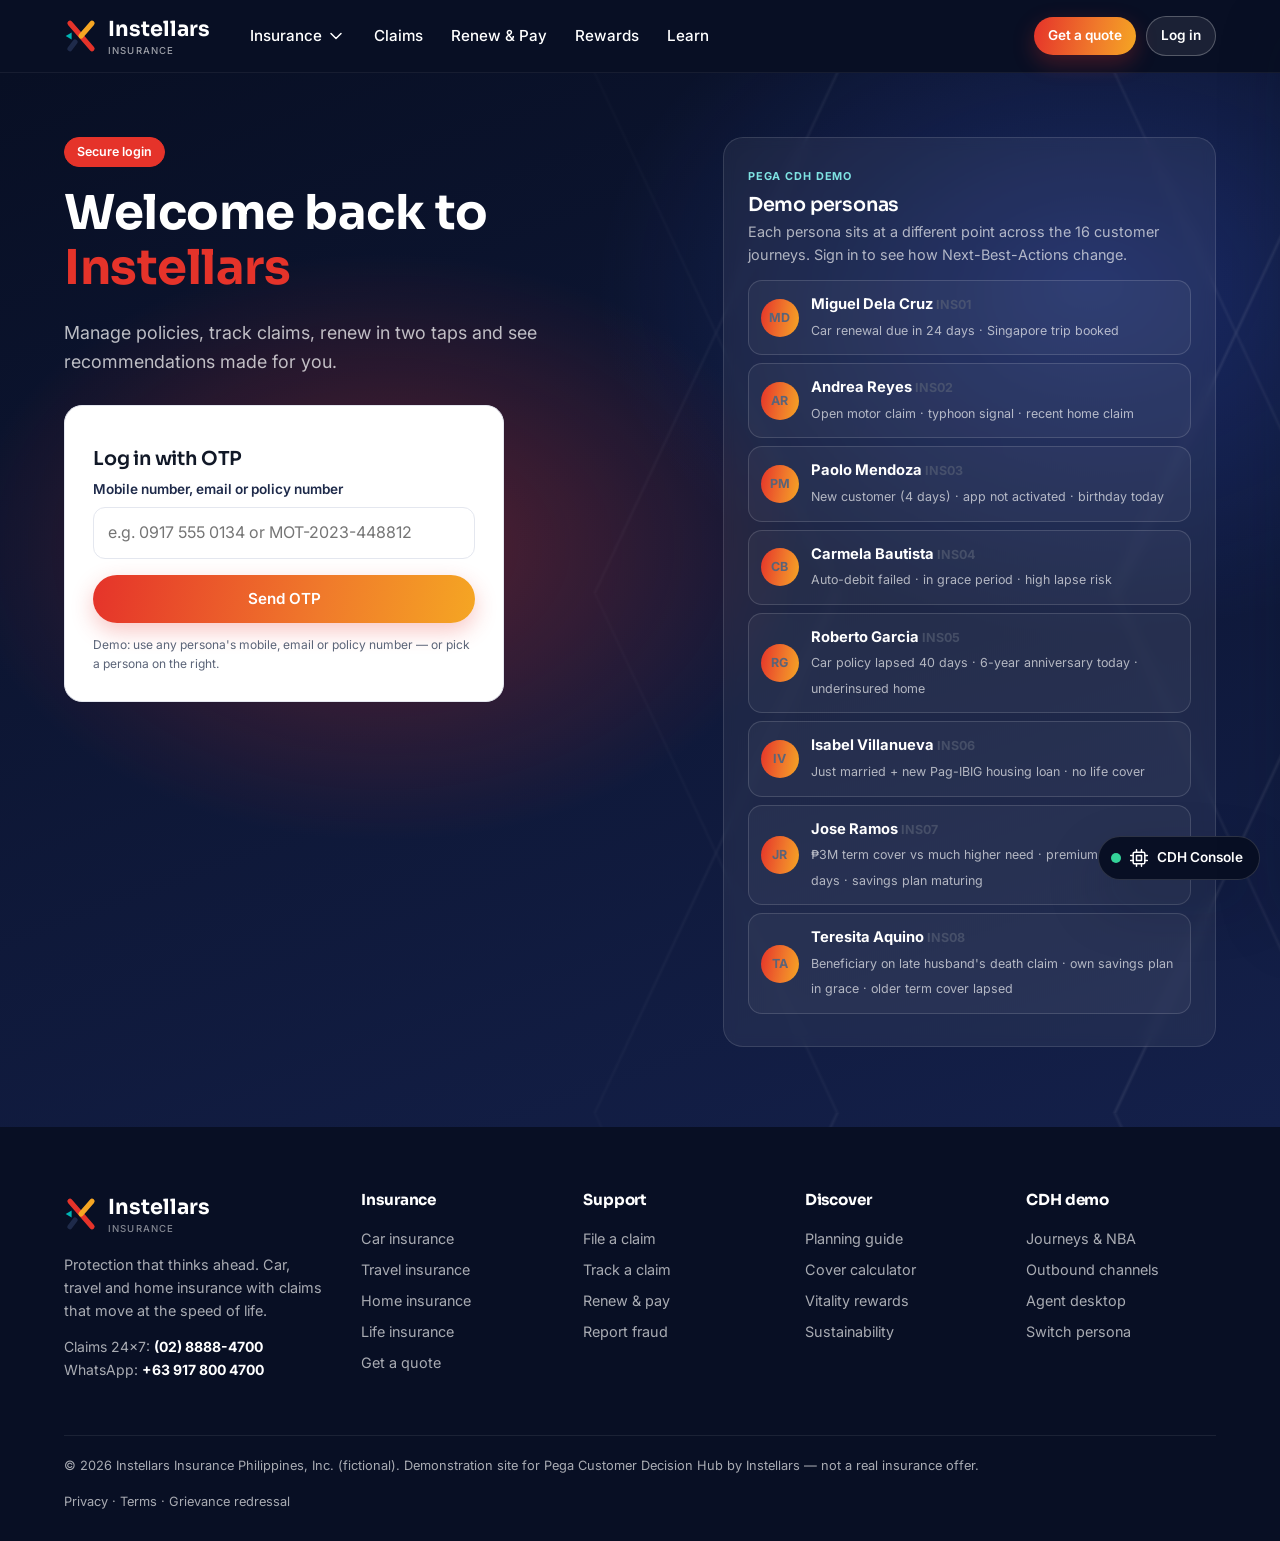
<file: policy.html>
<!doctype html>
<html lang="en">
<head>
  <meta charset="utf-8">
  <meta name="viewport" content="width=device-width, initial-scale=1">
  <title>Policy details | Instellars Insurance</title>
  <link rel="preconnect" href="https://fonts.googleapis.com"><link rel="preconnect" href="https://fonts.gstatic.com" crossorigin>
  <link href="https://fonts.googleapis.com/css2?family=Sora:wght@500;600;700&family=Inter:wght@400;500;600;700&family=JetBrains+Mono:wght@400;500&display=swap" rel="stylesheet">
  <link rel="stylesheet" href="css/site.css">
</head>
<body data-page="policy" data-hero="dark">
<header id="site-header"></header>
<main>
  <section class="hero page-hero" style="padding:44px 0 48px"><div class="wrap" id="phead"></div></section>
  <section class="block tight"><div class="wrap layout-side">
    <div>
      <div id="pnba" style="margin-bottom:24px"></div>
      <div class="panel" id="details"></div>
      <div class="panel" id="explainer"></div>
      <div class="panel" id="addons"></div>
      <div class="panel hidden" id="si"></div>
      <div class="panel" id="documents"></div>
    </div>
    <aside class="sticky" id="side"></aside>
  </div></section>
</main>
<footer id="site-footer"></footer>
<script src="js/data.js"></script>
<script src="js/store.js"></script>
<script src="js/cdh.js"></script>
<script src="js/ui.js"></script>
<script>
UI.init();
const NO = UI.q("no");
const NCB_LADDER = [0, 20, 25, 35, 45, 50];
const getP = () => { const c = Store.current(); return c && c.policies.find(p => p.no === NO); };
const seen = a => { const c = Store.current(); return Store.s.responses.some(r => r.cid === c.id && r.aid === a); };

if (UI.requireLogin()) {
  if (!getP()) {
    document.getElementById("phead").innerHTML = `<h1>Policy not found</h1><p class="lead">We couldn't find ${esc(NO || "that policy")} on your account.</p><a class="btn btn-primary" href="dashboard.html">Back to dashboard</a>`;
  } else {
    UI.nba("pnba", { channel: "Web", context: "policy", limit: 2, variant: "list", empty: "" });
    render();
    window.addEventListener("store:change", render);
    if (UI.q("renew")) setTimeout(renew, 250);
    if (UI.q("reinstate")) setTimeout(reinstate, 250);
    if (UI.q("revive")) setTimeout(revive, 250);
    if (location.hash === "#explainer") UI.convert(["E06"]);
    if (location.hash) setTimeout(() => { const el = document.querySelector(location.hash); if (el) el.scrollIntoView({ behavior: "smooth", block: "start" }); }, 350);
  }
}

function render() {
  const c = Store.current(), p = getP(); if (!p) return;
  const lapsed = p.status === "Lapsed";
  const title = p.line === "auto" ? `${p.insured.vehicle} · ${p.insured.reg}` : p.line === "travel" ? (p.insured.dest || p.insured.region) : p.line === "life" ? `${p.insured.life} · sum assured ${lakh(p.sumAssured)}` : p.insured.address;
  const isLife = p.line === "life";
  document.getElementById("phead").innerHTML = `
    <div class="crumbs"><a href="dashboard.html">My account</a> / Policies / ${p.no}</div>
    <div style="display:flex;justify-content:space-between;gap:24px;align-items:flex-end;flex-wrap:wrap">
      <div><div style="display:flex;gap:10px;align-items:center;margin-bottom:10px">${UI.statusBadge(p.status)}<span class="chip chip-dark">${p.no}</span></div>
        <h1 style="margin-bottom:6px">${esc(p.product)}</h1><p class="lead" style="margin:0">${esc(title)}</p></div>
      <div style="display:flex;gap:10px;flex-wrap:wrap">
        ${lapsed ? (isLife ? `<button class="btn btn-primary" id="h-revive">Revive policy</button>` : `<button class="btn btn-primary" id="h-reinstate">Reinstate policy</button>`)
          : isLife ? (c.payments.some(x => x.policy === p.no && ["Due", "Failed", "Overdue"].includes(x.status)) ? `<a class="btn btn-primary" href="payments.html">Pay premium</a>` : "")
          : daysUntil(p.end) <= 60 && p.status !== "Cancelled" ? `<button class="btn btn-primary" id="h-renew">Renew now</button>` : ""}
        ${p.status === "Grace" ? `<a class="btn btn-primary" href="payments.html">Pay overdue premium</a>` : ""}
        <a class="btn btn-light" href="claims.html?new=1&policy=${p.no}">File a claim</a>
      </div>
    </div>`;
  const on = (id, fn) => { const b = document.getElementById(id); if (b) b.onclick = fn; };
  on("h-renew", renew); on("h-reinstate", reinstate); on("h-revive", revive);

  const rows = [["Policy period", `${fdate(p.start)} – ${fdate(p.end)}`], ["Premium", `${money(p.premium)} / year${p.frequency === "Monthly" ? ` (${money(p.instalment)} monthly)` : ""}`]];
  if (p.line === "auto") rows.push(["Market value insured", money(p.idv)], ["No-Claim Bonus", p.ncb + "%"], ["Fuel · Year", `${p.insured.fuel} · ${p.insured.year}`]);
  if (p.line === "property") rows.push(["Building sum insured", p.sumInsured ? money(p.sumInsured) : "—"], ["Contents", p.contents ? money(p.contents) : "Not covered"], ["Property type", p.insured.type]);
  if (p.line === "travel") rows.push(["Cover region", p.insured.region], ["Travellers", p.insured.travellers]);
  if (isLife) {
    rows[0] = ["Policy term", `${fdate(p.start)} – ${fdate(p.end)} (${p.termYears} years)`];
    rows.push(["Life assured", p.insured.life], ["Sum assured", money(p.sumAssured)], ["Beneficiary", p.insured.nominee]);
    if (p.plan === "savings") rows.push(["Guaranteed maturity value", money(p.maturityValue)]);
    if (p.premiumsComplete) rows.push(["Premiums", "All premiums paid"]);
    if (p.status === "Lapsed") rows.push(["Lapsed on", fdate(p.lapsedOn)]);
  }
  if (p.status === "Grace") rows.push(["Grace period ends", fdate(p.graceEnds)]);
  document.getElementById("details").innerHTML = `<div class="panel-head"><h3>Cover details</h3></div><dl class="kv">${rows.map(([k, v]) => `<dt>${k}</dt><dd>${esc(v)}</dd>`).join("")}</dl>`;

  const COVER = {
    auto: [["Accidental damage to your car", "Theft, fire, flood & riots", "Third-party injury & property", "Auto Personal Accident ₱100,000"], ["Wear & tear, mechanical breakdown", "Driving without a valid licence", "Drunk driving", "Depreciation on parts (unless Zero Dep)"]],
    travel: [["Emergency medical & evacuation", "Flight delay cash", "Lost passport assistance", "Checked baggage loss"], ["Pre-planned treatment", "Adventure sports (unless added)", "Travel against medical advice", "Cancellations (unless added)"]],
    life: [["Lump sum to your beneficiary on death, any cause", "Terminal illness payout (advance of sum assured)", "Riders you've added (critical illness, accident)", "Death benefit paid tax-free to beneficiaries"], ["Suicide in the first 12 months", "Non-disclosure of health or habits", "Death while the policy is lapsed", "Hazardous activities not declared"]],
    property: [["Fire, lightning, explosion", "Typhoon, flood, earthquake", "Burglary & theft", "Temporary accommodation"], ["Wear & tear, gradual damage", "Unoccupied > 30 days", "Cash, bullion (unless added)", "Deliberate damage"]],
  }[p.line];
  document.getElementById("explainer").innerHTML = `
    <div class="panel-head"><h3>What's covered</h3><span class="chip">${icon("play", "xs")} 90-sec explainer</span></div>
    <div class="grid g2" style="gap:16px">
      <div class="notice ok" style="flex-direction:column;gap:6px"><b>Covered</b>${COVER[0].map(x => `<span>✓ ${x}</span>`).join("")}</div>
      <div class="notice danger" style="flex-direction:column;gap:6px"><b>Not covered</b>${COVER[1].map(x => `<span>✕ ${x}</span>`).join("")}</div>
    </div>`;

  const list = POLICY_ADDONS[p.line];
  document.getElementById("addons").innerHTML = `
    <div class="panel-head"><h3>Add-ons</h3><span class="small muted">Added mid-term at a pro-rated price</span></div>
    ${list.map(a => {
      const has = H.hasAddon(p, a.name) || (a.name === "Contents" && p.contents > 0);
      const pro = a.price(p) * Math.max(0.1, daysUntil(p.end) / 365);
      return `<div class="garage"><div><b>${a.name}</b><div class="xs muted">${has ? "Included in your policy" : `${money(a.price(p))}/yr · ${money(pro)} for the remaining ${Math.max(0, daysUntil(p.end))} days`}</div></div>
        ${has ? `<span class="badge b-green">Active</span>` : ["Lapsed", "Cancelled"].includes(p.status) ? "" : `<button class="btn btn-dark btn-xs" data-add="${a.name}" data-price="${Math.round(pro)}">Add</button>`}</div>`;
    }).join("")}`;
  document.querySelectorAll("[data-add]").forEach(b => b.onclick = () => addAddon(b.dataset.add, +b.dataset.price));

  const siEl = document.getElementById("si");
  if (p.line === "property" && p.sumInsured > 0) {
    siEl.classList.remove("hidden");
    const rebuild = H.rebuildCost(p), under = p.sumInsured < rebuild * .9;
    siEl.innerHTML = `<div class="panel-head"><h3>Sum insured check</h3>${under ? '<span class="badge b-amber">Underinsured</span>' : '<span class="badge b-green">Adequate</span>'}</div>
      <p class="small muted">Estimated rebuild cost: ${p.insured.builtUp.toLocaleString("en-PH")} sqm × ${money(p.insured.rebuildRate)}/sqm = <b>${money(rebuild)}</b>. Last reviewed ${fdate(p.siReviewed)}.</p>
      <div class="meter" style="margin-bottom:8px"><i style="width:${Math.min(100, p.sumInsured / rebuild * 100)}%"></i></div>
      <div class="small" style="display:flex;justify-content:space-between"><span>Insured ${lakh(p.sumInsured)}</span><span>Needed ${lakh(rebuild)}</span></div>
      ${under ? `<button class="btn btn-primary btn-sm" style="margin-top:14px" id="si-up">Increase to ${lakh(Math.ceil(rebuild / 1e5) * 1e5)}</button>` : ""}`;
    on("si-up", () => {
      const nv = Math.ceil(rebuild / 1e5) * 1e5, extra = Math.round((nv - p.sumInsured) * .0018 * 1.12 * daysUntil(p.end) / 365);
      confirmPay(`Increase sum insured to ${lakh(nv)}`, extra, () => { Store.update(Store.current().id, x => { const q = x.policies.find(y => y.no === NO); q.sumInsured = nv; q.siReviewed = D(0); }); UI.convert(["N02", "N03", "N14"].filter(seen)); UI.toast("Sum insured increased — you're fully covered."); });
    });
  } else siEl.classList.add("hidden");

  document.getElementById("documents").innerHTML = `
    <div class="panel-head"><h3>Documents</h3></div>
    ${[["e-Policy & schedule", "policy"], ["Policy wording", "wording"], ["Premium receipt", "receipt"]].map(([l, k]) => `<div class="garage"><span style="display:flex;gap:10px;align-items:center">${icon("file")} ${l}</span><button class="link small" data-doc="${k}">${icon("download", "xs")} View / download</button></div>`).join("")}`;
  document.querySelectorAll("[data-doc]").forEach(b => b.onclick = () => openDoc(b.dataset.doc));

  document.getElementById("side").innerHTML = `
    <div class="summary-card">
      <span class="cdh-tag" style="color:#7FE3E3">${icon(UI.lineIcon(p.line), "xs")} ${LINE_LABEL[p.line]} insurance</span>
      <div class="total" style="margin:8px 0 14px"><span>Annual premium</span><b>${money(p.premium)}</b></div>
      <div class="line"><span>${isLife ? (p.plan === "savings" ? "Matures on" : "Cover until") : lapsed ? "Expired on" : "Renews on"}</span><span>${fdate(p.end)}</span></div>
      ${p.line === "auto" ? `<div class="line"><span>No-Claim Bonus</span><span>${p.ncb}%</span></div>` : ""}
      <div class="line"><span>Payment</span><span>${p.frequency}</span></div>
      <label class="check" id="autorenew" style="justify-content:space-between;color:#fff;margin-top:8px"><span>Auto-renewal</span><span class="toggle"><input type="checkbox" id="ar" ${p.autoRenew ? "checked" : ""} ${lapsed ? "disabled" : ""}><span></span></span></label>
    </div>
    <div class="card" style="margin-top:16px">
      <h4 style="margin:0 0 6px">Need help with this policy?</h4><p class="small muted">Talk to a specialist who can already see this policy.</p>
      <button class="btn btn-dark btn-sm btn-block" id="help">${icon("phoneCall")} Request a callback</button>
      ${!["Lapsed", "Cancelled"].includes(p.status) ? `<button class="link small" style="margin-top:14px;color:var(--muted)" id="cancel">Cancel this policy</button>` : ""}
    </div>`;
  document.getElementById("ar").onchange = e => { Store.update(c.id, x => { x.policies.find(y => y.no === NO).autoRenew = e.target.checked; }); if (e.target.checked) UI.convert(["N12"].filter(seen)); UI.toast(e.target.checked ? "Auto-renewal on — we'll renew on time at the best price." : "Auto-renewal off."); };
  on("help", () => UI.callback(null, `Help with ${p.no}`));
  on("cancel", cancelFlow);
}

function confirmPay(title, amount, done) {
  const m = UI.modal(`<h3>${esc(title)}</h3><div class="summary-card" style="margin:14px 0"><div class="total" style="margin:0"><span>Amount payable</span><b>${money(amount)}</b></div></div>
    <div class="opt-grid">${["GCash", "Card", "Online banking"].map((x, i) => `<label class="opt"><input type="radio" name="pm" ${i ? "" : "checked"}><div><b>${x}</b></div></label>`).join("")}</div>
    <p class="xs muted">Demo: no real payment is taken.</p><button class="btn btn-primary btn-block" id="cp-ok">Pay ${money(amount)}</button>`);
  m.querySelector("#cp-ok").onclick = () => {
    const c = Store.current();
    c.payments.unshift({ id: "PAY-" + Math.floor(10000 + Math.random() * 89999), policy: NO, due: D(0), amount: Math.round(amount), status: "Paid", paidOn: D(0), method: "GCash" });
    Store.save(); UI.closeModal(); done();
  };
}

function addAddon(name, price) {
  confirmPay(`Add ${name}`, price, () => {
    const c = Store.current();
    Store.update(c.id, x => { const q = x.policies.find(y => y.no === NO); if (name === "Contents") { q.contents = 600000; q.addons.push("Contents"); } else q.addons.push(name); x.interactions.unshift({ date: D(0), channel: "Web", note: `Added ${name} to ${NO}` }); });
    const map = { "Zero Depreciation": ["A02", "N01"], "Roadside Assistance": ["A15"], "Trip Cancellation": ["A06"], "Adventure Sports": ["A17"], "Baggage & Gadget": ["A18"], "Contents": ["A08", "E16"], "Natural Catastrophe": ["A20"] };
    UI.convert((map[name] || []).filter(seen));
    UI.toast(`${name} added to ${NO}.`);
  });
}

function renew() {
  const c = Store.current(), p = getP();
  if (p.status === "Lapsed") return reinstate();
  const nextNcb = p.line === "auto" ? NCB_LADDER[Math.min(NCB_LADDER.length - 1, NCB_LADDER.indexOf(p.ncb) + 1)] : 0;
  const loyalty = p.line === "auto" && daysUntil(p.end) <= 45 ? .10 : daysUntil(p.end) > 30 ? .05 : 0;
  const base = p.premium * 1.06;
  const ncbSave = p.line === "auto" ? base * .55 * (nextNcb - p.ncb) / 100 : 0;
  const total = (base - ncbSave) * (1 - loyalty);
  const m = UI.modal(`<span class="ico-bubble" style="margin-bottom:12px">${icon("refresh")}</span><h3>Renew ${p.no}</h3>
    <p class="muted small">New cover period: ${fdate(D(daysUntil(p.end) + 1))} – ${fdate(D(daysUntil(p.end) + 365))}. No inspection needed.</p>
    <div class="summary-card" style="margin:14px 0">
      <div class="line"><span>Renewal premium</span><span>${money(base)}</span></div>
      ${ncbSave ? `<div class="line"><span>NCB upgrade ${p.ncb}% → ${nextNcb}%</span><span>−${money(ncbSave)}</span></div>` : ""}
      ${loyalty ? `<div class="line"><span>${loyalty === .1 ? "Loyalty renewal discount" : "Early renewal discount"} (${loyalty * 100}%)</span><span>−${money((base - ncbSave) * loyalty)}</span></div>` : ""}
      <div class="total"><span>Total</span><b>${money(total)}</b></div>
    </div>
    <label class="check"><input type="checkbox" id="rn-auto" ${p.autoRenew ? "checked" : ""}><span>Turn on auto-renewal for next year</span></label>
    <button class="btn btn-primary btn-block" id="rn-ok">Pay ${money(total)} & renew</button>`);
  m.querySelector("#rn-ok").onclick = () => {
    const auto = m.querySelector("#rn-auto").checked;
    Store.update(c.id, x => {
      const q = x.policies.find(y => y.no === NO);
      q.start = D(daysUntil(q.end) + 1); q.end = D(daysUntil(q.end) + 365); q.premium = Math.round(total); q.autoRenew = auto; q.status = "Active";
      if (q.line === "auto") q.ncb = nextNcb;
      x.payments.unshift({ id: "PAY-" + Math.floor(10000 + Math.random() * 89999), policy: q.no, due: D(0), amount: Math.round(total), status: "Paid", paidOn: D(0), method: "GCash" });
      x.interactions.unshift({ date: D(0), channel: "Web", note: `Renewed ${q.no} for ${money(total)}` });
      x.loyalty.points += 150;
    });
    Store.event(c.id, "conversion", `Renewal completed · ${NO} · ${money(total)}`);
    UI.convert(["A03", "A13", "N11", "N25", "R06", "N26", ...(auto ? ["N12"] : [])].filter(seen));
    UI.closeModal(); UI.toast("Renewed! Your new e-policy is ready. +150 reward points.");
  };
}

function reinstate() {
  const c = Store.current(), p = getP();
  if (p.status !== "Lapsed") return;
  const gap = -daysUntil(p.end), keepNcb = gap <= 90;
  const total = p.premium * 1.06 * (1 - (keepNcb ? 0 : 0)) ;
  const m = UI.modal(`<span class="ico-bubble" style="margin-bottom:12px">${icon("undo")}</span><h3>Reinstate ${p.no}</h3>
    <div class="notice ${keepNcb ? "ok" : "warn"}" style="margin:10px 0">${icon("award")}<div>${keepNcb ? `Your policy lapsed ${gap} days ago — you're within 90 days, so your <b>${p.ncb}% No-Claim Bonus is protected</b> and no inspection is needed.` : "More than 90 days since lapse — NCB can no longer be carried forward and a vehicle inspection is required."}</div></div>
    <div class="summary-card" style="margin:14px 0"><div class="line"><span>Cover</span><span>${fdate(D(0))} – ${fdate(D(364))}</span></div><div class="total"><span>Premium</span><b>${money(total)}</b></div></div>
    <button class="btn btn-primary btn-block" id="ri-ok">Pay ${money(total)} & reinstate</button>`);
  m.querySelector("#ri-ok").onclick = () => {
    Store.update(c.id, x => {
      const q = x.policies.find(y => y.no === NO);
      q.status = "Active"; q.start = D(0); q.end = D(364); q.premium = Math.round(total); if (!keepNcb) q.ncb = 0;
      x.payments.forEach(y => { if (y.policy === q.no && y.status === "Overdue") { y.status = "Paid"; y.paidOn = D(0); } });
      x.interactions.unshift({ date: D(0), channel: "Web", note: `Reinstated ${q.no}` });
      x.risk.lapseScore = Math.min(x.risk.lapseScore, .2);
    });
    Store.event(c.id, "conversion", `Policy reinstated · ${NO}`);
    UI.convert(["R04", "R05", "R14", "N02", "R06", "E07"].filter(seen));
    UI.closeModal(); UI.toast("Welcome back! Your cover is active again.");
  };
}

/* L09 Policy Revival with Health Declaration (life policies lapsed within 5 years). */
function revive() {
  const c = Store.current(), p = getP();
  if (!p || p.line !== "life" || p.status !== "Lapsed") return;
  const months = Math.max(1, Math.round(-daysUntil(p.lapsedOn) / 30));
  const missed = Math.ceil(months / 12) * p.premium, interest = Math.round(missed * .09 * months / 12), total = missed + interest;
  const Q = ["Have you been hospitalised or diagnosed with a serious illness since the policy lapsed?", "Are you currently taking medication for a chronic condition (other than declared at purchase)?", "Have you started smoking or using tobacco since the policy started?"];
  const m = UI.modal(`<span class="ico-bubble" style="margin-bottom:12px">${icon("refresh")}</span><h3>Revive ${p.no}</h3>
    <p class="muted small">${esc(p.product)} · ${lakh(p.sumAssured)} cover · lapsed ${months} months ago. Revivals within 2 years need only this health declaration, with no medical tests, and keep your original premium rate.</p>
    <h4 style="margin:14px 0 6px">Health declaration</h4>
    ${Q.map((q, i) => `<div class="garage"><span class="small">${q}</span><span style="display:flex;gap:10px;flex:none"><label class="small"><input type="radio" name="hq${i}" value="no" checked> No</label><label class="small"><input type="radio" name="hq${i}" value="yes"> Yes</label></span></div>`).join("")}
    <div class="summary-card" style="margin:14px 0"><div class="line"><span>Missed premiums</span><span>${money(missed)}</span></div><div class="line"><span>Revival interest (9% p.a.)</span><span>${money(interest)}</span></div><div class="total"><span>To revive</span><b>${money(total)}</b></div></div>
    <label class="check"><input type="checkbox" id="rv-agree"><span>I declare the answers above are true and complete.</span></label>
    <button class="btn btn-primary btn-block" id="rv-ok">Pay ${money(total)} & revive</button>`);
  m.querySelector("#rv-ok").onclick = () => {
    if (!m.querySelector("#rv-agree").checked) { UI.toast("Please confirm the health declaration."); return; }
    const flagged = Q.some((_, i) => m.querySelector(`input[name=hq${i}]:checked`).value === "yes");
    if (flagged) {
      Store.handoff(c.id, `Revival underwriting — ${p.no}`, { intent: "Health declaration needs underwriter review", when: "Now (≈2 min)" });
      UI.closeModal(); UI.toast("Thanks. An underwriter will call you to complete the revival; no payment taken yet."); return;
    }
    Store.update(c.id, x => {
      const q = x.policies.find(y => y.no === NO);
      q.status = "Active"; delete q.lapsedOn;
      x.payments.unshift({ id: "PAY-" + Math.floor(10000 + Math.random() * 89999), policy: q.no, due: D(0), amount: total, status: "Paid", paidOn: D(0), method: "GCash" });
      x.interactions.unshift({ date: D(0), channel: "Web", note: `Revived ${q.no} with health declaration` });
    });
    Store.event(c.id, "conversion", `Life policy revived · ${NO} · ${money(total)}`);
    UI.convert(["L09"].filter(seen));
    UI.closeModal(); UI.toast(`Revived. Your ${lakh(p.sumAssured)} life cover is back in force.`);
  };
}

function cancelFlow() {
  const c = Store.current(), p = getP();
  const m = UI.modal(`<h3>Cancel ${p.no}?</h3><p class="muted small">Tell us why — it helps us improve.</p>
    ${["Too expensive", "Found a cheaper quote elsewhere", "Sold my car / moved home", "Unhappy with a claim or service", "Other"].map((r, i) => `<label class="check"><input type="radio" name="why" value="${r}" ${i ? "" : "checked"}><span>${r}</span></label>`).join("")}
    <button class="btn btn-dark btn-block" id="c-next" style="margin-top:12px">Continue</button>`);
  m.querySelector("#c-next").onclick = () => {
    const reason = m.querySelector("input[name=why]:checked").value;
    Store.update(c.id, x => { x.signals.cancelIntent = { policy: p.no, reason, at: Date.now(), page: "policy.html" }; x.risk.lapseScore = Math.max(x.risk.lapseScore, .7); });
    Store.event(c.id, "signal", `Cancellation intent detected · ${p.no} · ${reason} → agent desktop alerted`);
    const m2 = UI.modal(`<span class="cdh-tag">${icon("cpu", "xs")} Before you go</span><h3 style="margin-top:6px">We'd hate to lose you, ${esc(c.first)}</h3>
      <p class="muted small">Based on your reason (“${esc(reason)}”), here's what we can do right now:</p>
      <div id="retention-nba"></div>
      <div style="display:flex;gap:10px;margin-top:18px;flex-wrap:wrap"><button class="btn btn-primary" id="keep">Keep my policy</button><button class="btn btn-ghost" id="c-final">Continue to cancel</button></div>`);
    UI.nba(document.getElementById("retention-nba"), { channel: "Web", context: "cancel", limit: 2, variant: "list" });
    m2.querySelector("#keep").onclick = () => {
      Store.update(c.id, x => { delete x.signals.cancelIntent; x.risk.lapseScore = .3; });
      UI.convert(["R07"]); UI.closeModal(); UI.toast("Great — your policy stays active.");
    };
    m2.querySelector("#c-final").onclick = () => {
      const refund = Math.max(0, Math.round(p.premium * daysUntil(p.end) / 365 * .85));
      const m3 = UI.modal(`<h3>Confirm cancellation</h3><p class="muted small">Your cover ends immediately. Estimated refund (short-period scale): <b>${money(refund)}</b>, credited in 7 working days.</p>
        <div class="notice warn">${icon("alert")}<div>${p.line === "auto" ? "Driving without valid third-party insurance is illegal." : "You'll no longer be protected."}</div></div>
        <button class="btn btn-dark btn-block" style="margin-top:14px" id="c-yes">Cancel policy</button>`);
      m3.querySelector("#c-yes").onclick = () => {
        CDH.respond(c.id, "R07", "Rejected", "Web", "cancel");
        Store.update(c.id, x => { const q = x.policies.find(y => y.no === NO); q.status = "Cancelled"; delete x.signals.cancelIntent; x.interactions.unshift({ date: D(0), channel: "Web", note: `Cancelled ${q.no} — ${reason}` }); });
        UI.closeModal(); UI.toast("Policy cancelled. We're sorry to see you go.");
      };
    };
  };
}

function openDoc(kind) {
  const c = Store.current(), p = getP();
  if (kind === "policy") { Store.update(c.id, x => { x.ePolicyDownloaded = true; }); UI.convert(["N07"].filter(seen)); }
  const w = window.open("", "_blank");
  if (!w) { UI.toast("Allow pop-ups to view the document."); return; }
  const rows = (p.line === "auto" ? [["Vehicle", p.insured.vehicle], ["Registration", p.insured.reg], ["Market value insured", money(p.idv)], ["NCB", p.ncb + "%"]] : p.line === "property" ? [["Address", p.insured.address], ["Building SI", money(p.sumInsured)], ["Contents SI", money(p.contents)]] : [["Region", p.insured.region], ["Travellers", p.insured.travellers]])
    .concat([["Add-ons", p.addons.join(", ") || "None"], ["Premium (incl. taxes)", money(p.premium)]]);
  w.document.write(`<!doctype html><title>${p.no} — ${kind}</title><style>body{font-family:Inter,Arial,sans-serif;max-width:720px;margin:40px auto;color:#1E2A4A}h1{font-size:22px}table{width:100%;border-collapse:collapse}td{padding:8px;border-bottom:1px solid #ddd}td:first-child{color:#667;width:40%}.hd{display:flex;justify-content:space-between;border-bottom:3px solid #E5332A;padding-bottom:12px;margin-bottom:20px}</style>
    <div class="hd"><b>Instellars Insurance Philippines, Inc. (demo)</b><span>${{ policy: "Policy Schedule", wording: "Policy Wording (extract)", receipt: "Premium Receipt" }[kind]}</span></div>
    <h1>${esc(p.product)}</h1><table><tr><td>Policy number</td><td>${p.no}</td></tr><tr><td>Policyholder</td><td>${esc(c.name)}</td></tr><tr><td>Period</td><td>${fdate(p.start)} – ${fdate(p.end)}</td></tr>${rows.map(([k, v]) => `<tr><td>${k}</td><td>${esc(v)}</td></tr>`).join("")}</table>
    <p style="font-size:12px;color:#889;margin-top:30px">Demonstration document generated by the Instellars CDH demo site. Not a valid insurance contract. Use your browser's Print → Save as PDF to keep a copy.</p>`);
  w.document.close();
}
</script>
</body>
</html>
</file>
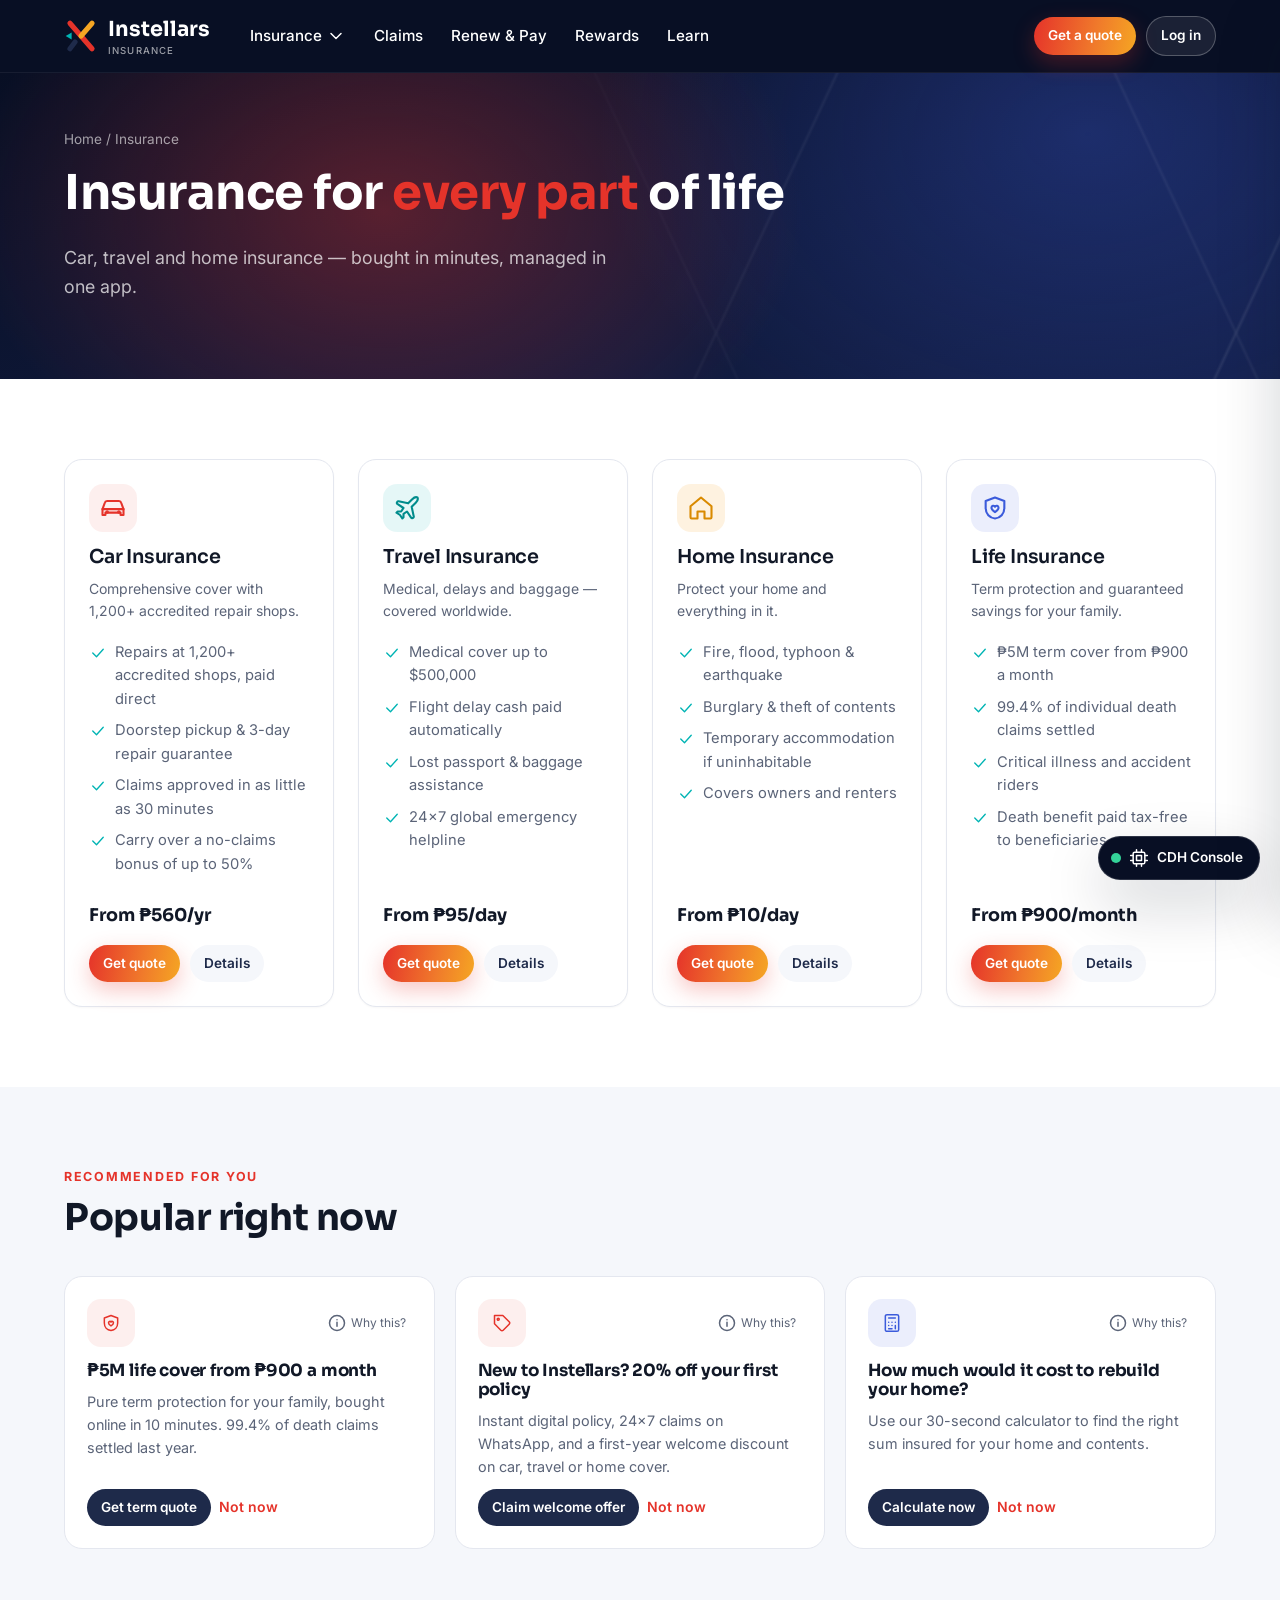
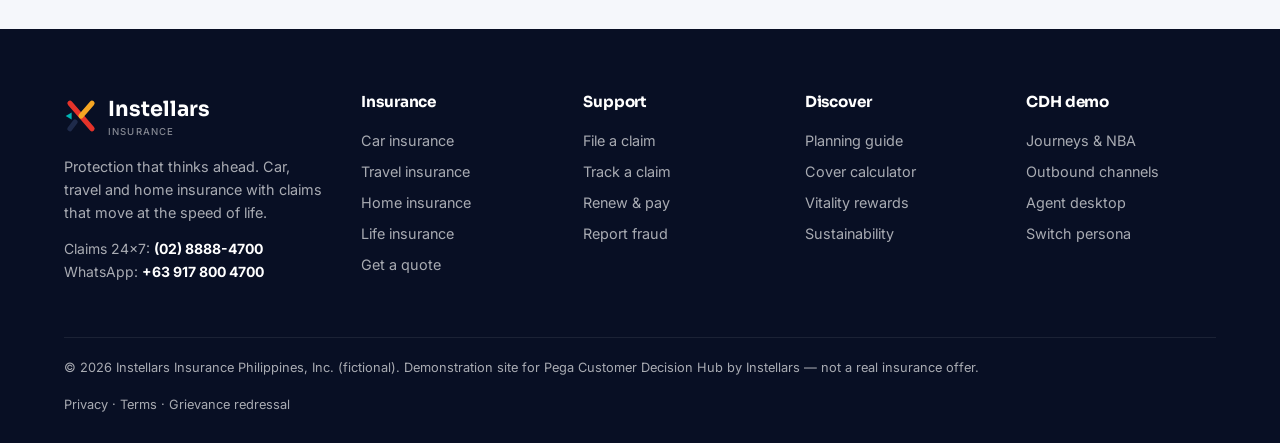
<file: products.html>
<!doctype html>
<html lang="en">
<head>
  <meta charset="utf-8">
  <meta name="viewport" content="width=device-width, initial-scale=1">
  <title>Insurance Products | Instellars Insurance</title>
  <link rel="preconnect" href="https://fonts.googleapis.com"><link rel="preconnect" href="https://fonts.gstatic.com" crossorigin>
  <link href="https://fonts.googleapis.com/css2?family=Sora:wght@500;600;700&family=Inter:wght@400;500;600;700&family=JetBrains+Mono:wght@400;500&display=swap" rel="stylesheet">
  <link rel="stylesheet" href="css/site.css">
</head>
<body data-page="products" data-hero="dark">
<header id="site-header"></header>
<main id="main"></main>
<footer id="site-footer"></footer>
<script src="js/data.js"></script>
<script src="js/store.js"></script>
<script src="js/cdh.js"></script>
<script src="js/ui.js"></script>
<script>
  UI.init();
  const line = UI.q("line");
  const offer = UI.q("offer");
  const main = document.getElementById("main");
  const FAQ = {
    auto: [["Is car insurance mandatory in the Philippines?", "CTPL (Compulsory Third Party Liability) is required by the LTO to register your car. Comprehensive cover also protects your own car against accidents, theft, fire and floods; add Acts of Nature for typhoons and earthquakes."],
           ["What is Zero Depreciation?", "Normally the insurer deducts depreciation on replaced parts. With Zero Dep, you get the full cost of parts — most useful for cars under 5 years old."],
           ["Can I transfer my No-Claim Bonus?", "Yes. Your NCB belongs to you, not the car or the insurer. Bring it over from any insurer within 90 days of expiry."]],
    travel: [["Is travel insurance mandatory for Schengen visas?", "Yes — Schengen visas require medical cover of at least €30,000. All our plans meet this requirement."],
             ["Are pre-existing conditions covered?", "Life-threatening emergencies arising from pre-existing conditions are covered up to a sub-limit on Plus and Elite plans."],
             ["How does flight delay cash work?", "If your flight is delayed by more than 4 hours, we pay automatically — no claim form needed."]],
    property: [["I rent my home — do I need insurance?", "Your landlord's policy covers the building, not your belongings. Our Renter plan covers your contents and liability."],
               ["How do I choose the sum insured?", "Insure the building for its rebuild cost (not market value) and contents for their replacement value. Use our calculator."],
               ["Are typhoons and floods covered?", "Yes, natural catastrophes are covered as standard. Natural Catastrophe+ increases limits and adds temporary accommodation."]],
    life: [["How much life cover do I need?", "A common rule is 6 to 10 times your annual income, plus any outstanding loans. Our quote suggests an amount based on your age, income and housing loan."],
           ["What's the difference between term and savings plans?", "Term pays your family a lump sum if you die during the term, for the lowest premium. Guaranteed Savings also pays a fixed amount at maturity, so premiums are higher."],
           ["What happens if I miss a premium?", "You get a 31-day grace period. After that you can take a premium holiday, reduce your cover, or revive the policy within 5 years."]],
  };

  if (!PRODUCTS[line]) {
    main.innerHTML = `
      <section class="hero page-hero"><div class="wrap">
        <div class="crumbs"><a href="index.html">Home</a> / Insurance</div>
        <h1>Insurance for <span class="red">every part</span> of life</h1>
        <p class="lead">Car, travel and home insurance — bought in minutes, managed in one app.</p>
        ${offer ? `<div class="glass" style="padding:18px 22px;margin-top:24px;display:inline-flex;gap:14px;align-items:center"><span class="chip chip-red">${esc(offer)}</span><span style="color:#fff">Welcome offer applied: <b>20% off</b> your first policy. Choose a product to continue.</span></div>` : ""}
      </div></section>
      <section class="block"><div class="wrap"><div class="grid g4" id="cards"></div></div></section>
      <section class="block soft" id="pet"><div class="wrap"><div class="sec-head"><div><span class="eyebrow">Recommended for you</span><h2 style="margin:0">Popular right now</h2></div></div><div id="nba"></div></div></section>`;
    document.getElementById("cards").innerHTML = Object.values(PRODUCTS).map(p => `
      <div class="card hover product-card">
        <span class="ico-bubble ${{ auto: "", travel: "teal", property: "amber", life: "blue" }[p.line]}">${icon(p.icon, "ico-lg")}</span>
        <h3>${p.name}</h3><p class="muted small">${p.tagline}</p>
        <ul>${p.points.map(x => `<li>${icon("check")}${x}</li>`).join("")}</ul>
        <div class="price">From ${p.from}</div>
        <div style="display:flex;gap:10px"><a class="btn btn-primary btn-sm" href="quote.html?line=${p.line}${offer ? "&offer=" + offer : ""}">Get quote</a><a class="btn btn-ghost btn-sm" href="products.html?line=${p.line}">Details</a></div>
      </div>`).join("");
    UI.nba("nba", { channel: "Web", context: "products", limit: 3 });
  } else {
    const p = PRODUCTS[line];
    Store.trackPage(line);
    document.title = `${p.name} | Instellars Insurance`;
    main.innerHTML = `
      <section class="hero page-hero"><div class="wrap hero-grid">
        <div>
          <div class="crumbs"><a href="index.html">Home</a> / <a href="products.html">Insurance</a> / ${p.name}</div>
          <h1>${p.heroTitle.replace(/(shows up|don't go to plan|everything you've built|on track)/, '<span class="red">$1</span>')}</h1>
          <p class="lead">${p.tagline} Plans from <b style="color:#fff">${p.from}</b>.</p>
          <div class="hero-actions"><a class="btn btn-primary" href="quote.html?line=${line}">Get ${p.name.toLowerCase()} quote</a><a class="btn btn-light" href="#plans">Compare plans</a></div>
        </div>
        <div class="glass" style="padding:28px">
          ${p.points.map(x => `<div class="feature" style="margin-bottom:16px"><span class="ico-bubble" style="background:rgba(255,255,255,.08);color:#fff">${icon("check")}</span><div><h4 style="color:#fff">${x}</h4></div></div>`).join("")}
        </div>
      </div></section>

      <section class="block tight soft"><div class="wrap"><div id="nba"></div></div></section>

      <section class="block" id="plans"><div class="wrap">
        <div class="sec-head"><div><span class="eyebrow">Plans</span><h2 style="margin:0">Choose your level of cover</h2></div></div>
        <div class="grid g3">${p.plans.map(pl => `
          <div class="card product-card" style="${pl.popular ? "border-color:var(--red);box-shadow:0 0 0 3px rgba(229,51,42,.08)" : ""}">
            ${pl.popular ? '<span class="chip chip-red" style="align-self:flex-start">Most popular</span>' : ""}
            <h3>${pl.name}</h3><p class="muted small">${pl.desc}</p>
            <ul>${pl.features.map(f => `<li>${icon("check")}${f}</li>`).join("")}</ul>
            <a class="btn ${pl.popular ? "btn-primary" : "btn-outline"} btn-sm" style="margin-top:auto" href="quote.html?line=${line}&plan=${pl.id}">Choose ${pl.name}</a>
          </div>`).join("")}</div>
      </div></section>

      <section class="block soft"><div class="wrap">
        <div class="sec-head"><div><span class="eyebrow">Add-ons</span><h2 style="margin:0">Tailor your protection</h2></div></div>
        <div class="grid g3">${p.addons.map(a => `<div class="card"><span class="ico-bubble teal">${icon("shieldPlus")}</span><h3>${a.name}</h3><p class="muted small" style="margin:0">${a.desc}</p></div>`).join("")}</div>
      </div></section>

      <section class="block"><div class="wrap" style="max-width:860px">
        <span class="eyebrow">FAQ</span><h2>Good questions</h2>
        ${FAQ[line].map(([q, a]) => `<details class="card" style="margin-bottom:12px"><summary style="cursor:pointer;font-weight:600">${q}</summary><p class="muted" style="margin:12px 0 0">${a}</p></details>`).join("")}
      </div></section>`;
    // Only this product's offers: its cross-sell journey or its product group (never a generic offer).
    const ONLY = { auto: { journeys: ["J02"], groups: ["Auto Insurance"] }, travel: { journeys: ["J03"], groups: ["Travel Insurance"] }, property: { journeys: ["J04"], groups: ["Property Insurance"] }, life: { journeys: ["J17"], groups: ["Life Insurance"] } };
    UI.nba("nba", { channel: "Web", context: "products", limit: 1, variant: "hero", only: ONLY[line] });
  }
</script>
</body>
</html>
</file>
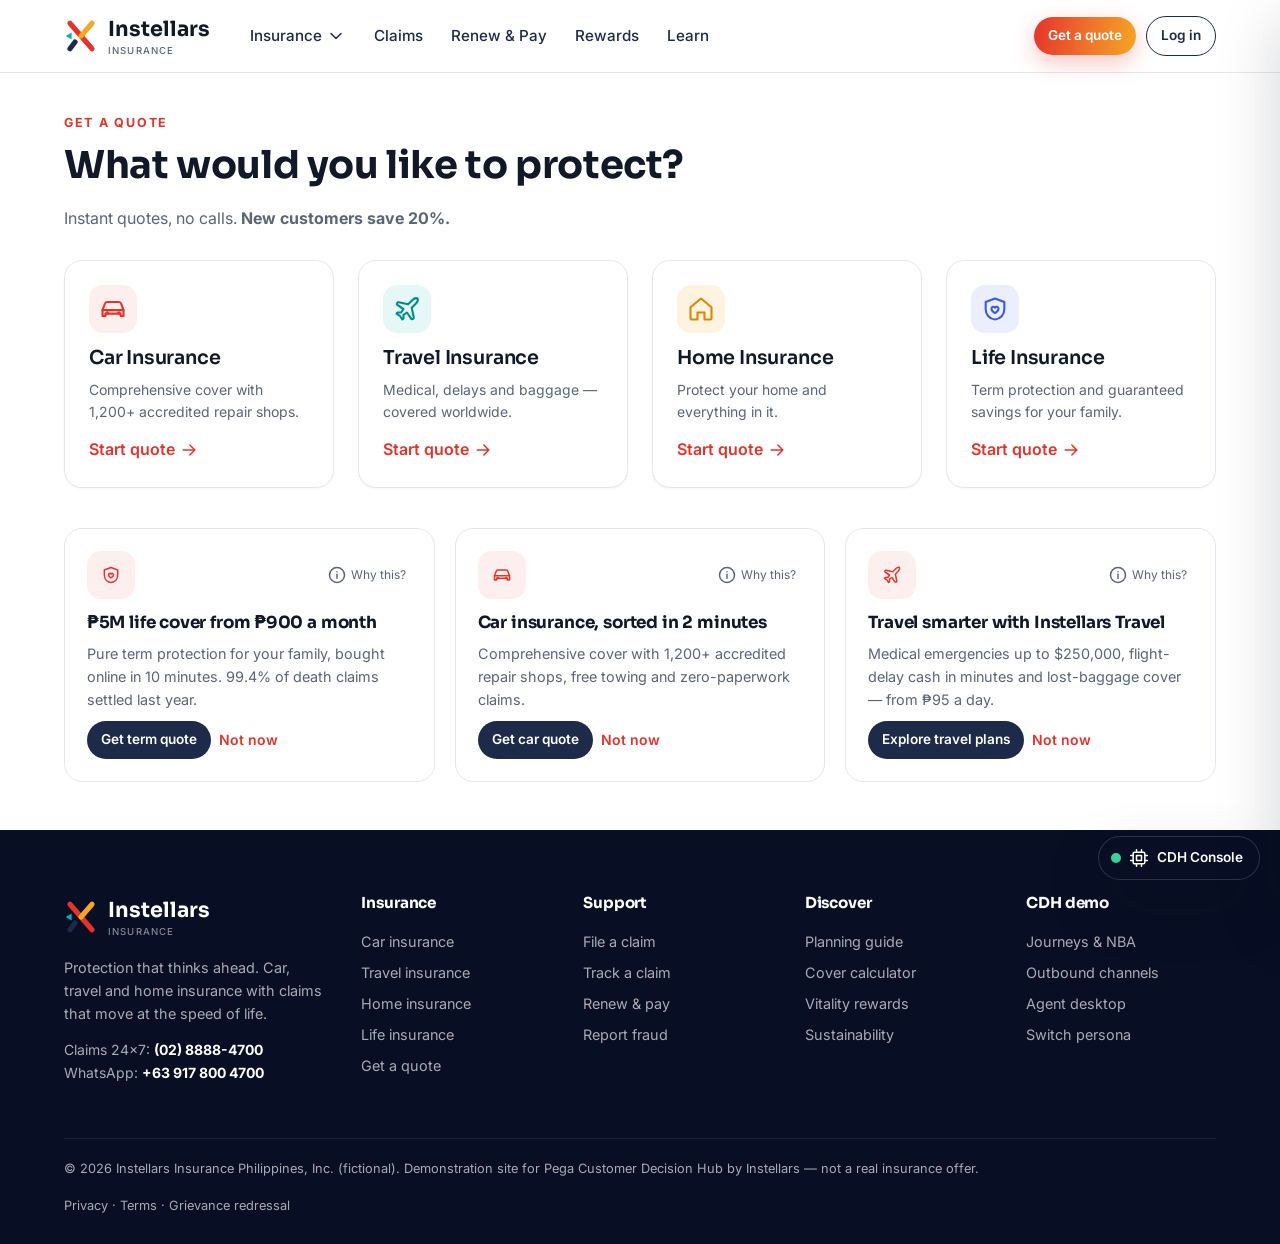
<file: quote.html>
<!doctype html>
<html lang="en">
<head>
  <meta charset="utf-8">
  <meta name="viewport" content="width=device-width, initial-scale=1">
  <title>Get a Quote | Instellars Insurance</title>
  <link rel="preconnect" href="https://fonts.googleapis.com"><link rel="preconnect" href="https://fonts.gstatic.com" crossorigin>
  <link href="https://fonts.googleapis.com/css2?family=Sora:wght@500;600;700&family=Inter:wght@400;500;600;700&family=JetBrains+Mono:wght@400;500&display=swap" rel="stylesheet">
  <link rel="stylesheet" href="css/site.css">
</head>
<body data-page="quote">
<header id="site-header"></header>
<main>
  <section class="block tight" style="padding-top:40px">
    <div class="wrap" id="quote-root"></div>
  </section>
</main>
<footer id="site-footer"></footer>
<script src="js/data.js"></script>
<script src="js/store.js"></script>
<script src="js/cdh.js"></script>
<script src="js/ui.js"></script>
<script>
UI.init();
const root = document.getElementById("quote-root");
const CARS = {
  "Toyota Vios 1.3 XLE": { idv: 860000, cc: "small" }, "Toyota Fortuner G": { idv: 1650000, cc: "large", fuel: "Diesel" }, "Mitsubishi Montero Sport GLS": { idv: 1650000, cc: "large", fuel: "Diesel" },
  "Honda City 1.5 V": { idv: 1050000, cc: "mid" }, "Toyota Innova 2.8 E": { idv: 1450000, cc: "large", fuel: "Diesel" }, "Ford Ranger XLT": { idv: 1400000, cc: "large", fuel: "Diesel" },
  "Nissan Navara VE": { idv: 1300000, cc: "large", fuel: "Diesel" }, "BYD Atto 3": { idv: 1800000, cc: "ev", fuel: "Electric" },
};
const RATE_BY_CITY = { metro: 42000, coastal: 36000, tier2: 32000 };   // ₱ rebuild cost per sqm
const STEPS = { auto: ["Your car", "Previous policy", "Plan & add-ons", "Review & pay"], travel: ["Your trip", "Plan & add-ons", "Review & pay"], property: ["Your home", "Plan & add-ons", "Review & pay"], life: ["About you", "Your cover", "Plan & add-ons", "Review & pay"] };
const LIFE_PRODUCT = { term: "iSecure Term Life", rop: "iSecure Term — Return of Premium", savings: "Guaranteed Savings Plan" };

let q = null, purchased = false;

function subjectIsNew() { const c = Store.current(); return !c || H.pols(c).length === 0; }
function discount() {
  const c = Store.current(), opts = [];
  if (q.line === "life") return c && H.pols(c).length ? [0.05, "Existing customer discount (5%)"] : [0.03, "Online purchase discount (3%)"];
  if (UI.q("winback") || (c && c.abandonedQuote && c.abandonedQuote.winback)) opts.push([0.12, "Welcome-back loyalty discount (12%)"]);
  if (c && H.lines(c).length >= 1 && !H.has(c, q.line)) opts.push([0.15, "Multi-policy bundle discount (15%)"]);
  if (subjectIsNew()) opts.push([0.20, "New customer welcome offer (20%)"]);
  opts.sort((a, b) => b[0] - a[0]);
  return opts[0] || [0, ""];
}
function price() {
  const i = Object.assign({}, q.inputs, { plan: q.plan, addons: q.addons, discount: discount()[0] });
  return RATING[q.line](i);
}

function init() {
  const line = UI.q("line");
  if (!STEPS[line]) return chooser();
  Store.trackPage(line);
  const c = Store.current();
  const saved = (c ? c.abandonedQuote : Store.s.anonProfile.abandonedQuote);
  if (UI.q("resume") && saved && saved.line === line) { q = JSON.parse(JSON.stringify(saved.state)); q.step = Math.min(q.step, STEPS[line].length - 1); render(); return; }
  q = { line, step: 0, plan: UI.q("plan") || { auto: "comp", travel: "plus", property: "complete", life: "term" }[line], addons: [], inputs: {} };
  if (line === "auto") {
    const wb = UI.q("winback") && c && c.policies.find(p => p.no === UI.q("winback"));
    const model = wb ? wb.insured.vehicle : UI.q("fuel") === "Electric" ? "BYD Atto 3" : "Toyota Vios 1.3 XLE";
    const known = CARS[model] || { idv: wb ? wb.idv : 800000, cc: "mid" };
    q.inputs = { model, year: wb ? wb.insured.year : 2022, idv: wb ? wb.idv : known.idv, cc: known.cc, city: "metro", reg: wb ? wb.insured.reg : "", ncb: wb ? wb.ncb : 0, claimed: "no", winback: wb ? wb.no : "" };
    if (wb) q.addons = ["zd"];
  } else if (line === "travel") {
    q.inputs = { region: UI.q("region") || "Asia", dest: UI.q("dest") || "", depart: UI.q("depart") || D(14), nights: +(UI.q("nights") || 7), pax: +(UI.q("pax") || 1), age: c ? c.age : 35 };
    if (UI.q("plan") === "annual") q.plan = "annual";
  } else if (line === "life") {
    const age = c ? c.age : 30;
    const reinvest = UI.q("reinvest") && c && c.policies.find(p => p.no === UI.q("reinvest"));
    q.inputs = { age, gender: (c && c.gender) || "M", smoker: "no", income: (c && c.income) || 1200000, liabilities: (c && c.liabilities) || 0,
      sa: +UI.q("sa") || INSIGHTS.lifeNeed(c || { anonymous: true }), term: q.plan === "savings" ? 12 : Math.min(30, 85 - age), nominee: "",
      reinvest: reinvest ? reinvest.no : "", topup: !!UI.q("topup") };
    if (q.plan === "savings") q.inputs.sa = Math.max(500000, Math.round(q.inputs.sa / 1e5) * 1e5);
  } else {
    q.inputs = { tenure: "owner", city: c && /Cebu|Tacloban|Iloilo|Legazpi|Samar/.test(c.city) ? "coastal" : "metro", builtUp: 100, building: 100 * 42000, contents: 500000 };
  }
  render();
}

function chooser() {
  root.innerHTML = `
    <span class="eyebrow">Get a quote</span><h1 style="font-size:2.4rem">What would you like to protect?</h1>
    <p class="muted">Instant quotes, no calls. ${subjectIsNew() ? "<b>New customers save 20%.</b>" : "<b>Bundle and save 15%.</b>"}</p>
    <div class="grid g4" style="margin-top:28px">${Object.values(PRODUCTS).map(p => `
      <a class="card hover" href="quote.html?line=${p.line}"><span class="ico-bubble ${{ auto: "", travel: "teal", property: "amber", life: "blue" }[p.line]}">${icon(p.icon, "ico-lg")}</span>
      <h3>${p.name}</h3><p class="muted small">${p.tagline}</p><span class="link">Start quote ${icon("arrow")}</span></a>`).join("")}</div>
    <div id="nba" style="margin-top:40px"></div>`;
  UI.nba("nba", { channel: "Web", context: "quote", limit: 3 });
}

function stepper() {
  return `<div class="stepper">${STEPS[q.line].map((s, i) => `<div class="st ${i === q.step ? "on" : i < q.step ? "done" : ""}"><i>${i < q.step ? "✓" : i + 1}</i>${s}</div>`).join("")}</div>`;
}

function field(label, k, type = "text", extra = "") {
  return `<div class="field"><label>${label}</label><input data-k="${k}" type="${type}" value="${esc(q.inputs[k] ?? "")}" ${extra}></div>`;
}
function select(label, k, opts) {
  return `<div class="field"><label>${label}</label><select data-k="${k}">${Object.entries(opts).map(([v, l]) => `<option value="${v}" ${String(q.inputs[k]) === String(v) ? "selected" : ""}>${l}</option>`).join("")}</select></div>`;
}

function stepHtml() {
  const L = q.line, s = STEPS[L][q.step];
  const P = PRODUCTS[L];
  if (s === "Your car") return `
    <h2>Tell us about your car</h2>
    ${q.inputs.winback ? `<div class="notice ok" style="margin-bottom:16px">${icon("award")}<div><b>Welcome back!</b> We've pre-filled your ${esc(q.inputs.model)} details and kept your ${q.inputs.ncb}% No-Claim Bonus.</div></div>` : ""}
    <div class="row2">${select("Make & model", "model", Object.fromEntries(Object.keys(CARS).map(k => [k, k])))}${select("Registration year", "year", Object.fromEntries([2025, 2024, 2023, 2022, 2021, 2020, 2019, 2018].map(y => [y, y])))}</div>
    <div class="row2">${select("City of registration", "city", { metro: "Metro city", tier2: "Other city" })}${field("Registration number (optional)", "reg", "text", 'placeholder="e.g. NEX 4471"')}</div>`;
  if (s === "Previous policy") return `
    <h2>Your previous policy</h2>
    <div class="row2">${select("Did you make a claim last year?", "claimed", { no: "No claims", yes: "Yes, I claimed" })}${select("No-Claim Bonus on current policy", "ncb", { 0: "0% / new car", 20: "20%", 25: "25%", 35: "35%", 45: "45%", 50: "50%" })}</div>
    <div class="notice info">${icon("info")}<div>Your NCB is a discount on own-damage premium for every claim-free year — up to 50%. It stays yours even when you switch insurer.</div></div>`;
  if (s === "Your trip") return `
    <h2>Where are you headed?</h2>
    <div class="row2">${select("Region", "region", P.regions)}${field("Destination", "dest", "text", 'placeholder="e.g. Singapore"')}</div>
    <div class="row3">${field("Departure date", "depart", "date", `min="${D(0)}"`)}${field("Nights", "nights", "number", 'min="1" max="180"')}${field("Travellers", "pax", "number", 'min="1" max="8"')}</div>
    <div class="row2">${field("Age of eldest traveller", "age", "number", 'min="1" max="85"')}</div>`;
  if (s === "About you") return `
    <h2>Tell us about you</h2>
    ${q.inputs.topup ? `<div class="notice info" style="margin-bottom:16px">${icon("layers")}<div><b>Topping up your cover.</b> This adds a new term plan alongside your existing policy.</div></div>` : ""}
    <div class="row2">${field("Age", "age", "number", 'min="18" max="65"')}${select("Gender", "gender", { M: "Male", F: "Female" })}</div>
    <div class="row2">${select("Do you smoke or use tobacco?", "smoker", { no: "No", yes: "Yes" })}${field("Annual income (₱)", "income", "number", 'min="100000" step="50000"')}</div>
    <p class="small muted" id="life-hint"></p>`;
  if (s === "Your cover") return `
    <h2>How much cover do you need?</h2>
    ${q.inputs.reinvest ? `<div class="notice ok" style="margin-bottom:16px">${icon("trophy")}<div><b>Reinvesting your maturity proceeds</b> from ${esc(q.inputs.reinvest)} into a Guaranteed Savings Plan.</div></div>` : ""}
    <div class="field"><label>${q.plan === "savings" ? "Sum assured / maturity target" : "Life cover (sum assured)"}: <span id="sa-val">${lakh(q.inputs.sa)}</span></label>
      <input type="range" data-k="sa" min="500000" max="50000000" step="500000" value="${q.inputs.sa}"><span class="hint" id="life-rec"></span></div>
    <div class="row2">${select("Policy term", "term", Object.fromEntries([10, 12, 15, 20, 25, 30, 35, 40].filter(t => t + (+q.inputs.age) <= 85).map(t => [t, t + " years (to age " + (t + +q.inputs.age) + ")"])))}${field("Beneficiary name & relationship", "nominee", "text", 'placeholder="e.g. Liza Ramos (spouse)"')}</div>`;
  if (s === "Your home") return `
    <h2>Tell us about your home</h2>
    <div class="opt-grid">${[["owner", "I own it", "Building + contents"], ["renter", "I rent it", "Contents only"]].map(([v, l, d]) => `<label class="opt"><input type="radio" name="tenure" value="${v}" ${q.inputs.tenure === v ? "checked" : ""}><div><b>${l}</b><span>${d}</span></div></label>`).join("")}</div>
    <div class="row2">${select("City", "city", P.cities)}${field("Floor area (sqm)", "builtUp", "number", 'min="20"')}</div>
    <div class="row2">${q.inputs.tenure === "owner" ? field("Building sum insured (rebuild cost, ₱)", "building", "number") : ""}${field("Contents value (₱)", "contents", "number")}</div>
    <p class="small muted" id="rebuild-hint"></p>`;
  if (s === "Plan & add-ons") {
    const plans = L === "travel" ? [...P.plans, { id: "annual", name: "Annual Multi-Trip", desc: "Unlimited trips for 12 months", features: ["Every trip up to 45 days", "Plus-level benefits", "Best for 3+ trips a year"] }] : P.plans.filter(p => !(L === "property" && q.inputs.tenure === "renter" && p.id !== "renter") && !(L === "property" && q.inputs.tenure === "owner" && p.id === "renter"));
    if (!plans.find(p => p.id === q.plan)) q.plan = plans[0].id;
    return `
      <h2>Choose your plan</h2>
      <div class="plan-grid" style="grid-template-columns:repeat(${Math.min(plans.length, 4)},1fr)">${plans.map(p => {
        const t = RATING[L](Object.assign({}, q.inputs, { plan: p.id, addons: [], discount: discount()[0] })).total;
        return `<label class="plan">${p.popular ? '<span class="chip chip-red tag">Popular</span>' : ""}<input type="radio" name="plan" value="${p.id}" ${q.plan === p.id ? "checked" : ""}><h4>${p.name}</h4><div class="p">${money(t)}</div><div class="xs muted">${p.desc}</div><ul>${p.features.map(f => `<li>${f}</li>`).join("")}</ul></label>`;
      }).join("")}</div>
      ${L === "auto" && q.plan !== "tp" ? `<div class="field"><label>Market value insured: <span id="idv-val">${money(q.inputs.idv)}</span></label><input type="range" data-k="idv" min="${Math.round(CARS[q.inputs.model].idv * .85)}" max="${Math.round(CARS[q.inputs.model].idv * 1.15)}" step="5000" value="${q.inputs.idv}"><span class="hint">The most we'd pay if your car is stolen or a total loss; set close to its current market value.</span></div>` : ""}
      <h3 style="margin-top:12px">Add-ons</h3>
      ${P.addons.map(a => `<label class="check"><input type="checkbox" data-addon="${a.id}" ${q.addons.includes(a.id) ? "checked" : ""} ${(q.plan === "tp") ? "disabled" : ""}><div><b>${a.name}</b><div class="xs muted">${a.desc}</div></div></label>`).join("")}`;
  }
  // Review & pay
  const c = Store.current();
  return `
    <h2>Review & pay</h2>
    <div class="card" style="margin-bottom:18px"><dl class="kv">${reviewRows().map(([k, v]) => `<dt>${k}</dt><dd>${esc(v)}</dd>`).join("")}</dl></div>
    ${c ? `<div class="notice info" style="margin-bottom:18px">${icon("user")}<div>Policy will be issued to <b>${esc(c.name)}</b> (${esc(c.email)}).</div></div>`
        : `<h3>Your details</h3><p class="small muted">Already a customer? <a class="link" href="login.html?next=${encodeURIComponent("quote.html?line=" + q.line + "&resume=1")}">Log in</a></p>
           <div class="row2">${field("Full name", "name", "text", 'autocomplete="name"')}${field("Email", "email", "email", 'autocomplete="email"')}</div>
           <div class="row2">${field("Mobile", "phone", "tel", 'autocomplete="tel"')}${field("Date of birth", "dob", "date")}</div>`}
    <h3>Payment</h3>
    <div class="opt-grid">${["GCash", "Card", "Online banking"].map((m, i) => `<label class="opt"><input type="radio" name="pay" value="${m}" ${i === 0 ? "checked" : ""}><div><b>${m}</b><span>${["GCash or Maya", "Visa, Mastercard, JCB", "BDO, BPI, Metrobank & more"][i]}</span></div></label>`).join("")}</div>
    <label class="check"><input type="checkbox" id="agree"><span>I confirm the details are correct and agree to the policy wording and terms.</span></label>
    <p class="xs muted">Demo: no real payment is taken.</p>`;
}

function reviewRows() {
  const i = q.inputs, P = PRODUCTS[q.line], plan = planName();
  const add = q.addons.map(a => P.addons.find(x => x.id === a).name).join(", ") || "None";
  if (q.line === "auto") return [["Car", `${i.model} (${i.year})`], ["Registration", i.reg || "To be provided"], ["Plan", plan], ["Market value", money(i.idv)], ["No-Claim Bonus", (i.claimed === "yes" ? 0 : i.ncb) + "%"], ["Add-ons", add], ["Cover period", `${fdate(D(0))} – ${fdate(D(364))}`]];
  if (q.line === "life") return [["Life assured", (Store.current() || {}).name || i.name || "You"], ["Age · tobacco", `${i.age} · ${i.smoker === "yes" ? "smoker" : "non-smoker"}`], ["Sum assured", lakh(i.sa)], ["Policy term", `${i.term} years`], ["Plan", plan], ["Riders", add], ["Beneficiary", i.nominee || "To be added"]];
  if (q.line === "travel") return [["Trip", `${i.dest || P.regions[i.region]}`], ["Dates", q.plan === "annual" ? `${fdate(D(0))} – ${fdate(D(364))} (annual)` : `${fdate(i.depart)} · ${i.nights} nights`], ["Travellers", i.pax], ["Plan", plan], ["Add-ons", add]];
  return [["Home", i.tenure === "owner" ? "Owned home" : "Rented home"], ["City", P.cities[i.city]], ["Building cover", i.tenure === "owner" ? money(i.building) : "—"], ["Contents cover", q.plan === "basic" ? "—" : money(i.contents)], ["Plan", plan], ["Add-ons", add]];
}
function planName() { return q.plan === "annual" ? "Annual Multi-Trip" : PRODUCTS[q.line].plans.find(p => p.id === q.plan).name; }

function summaryHtml() {
  const pr = price(), [d, dl] = discount();
  return `
    <div class="summary-card">
      <span class="cdh-tag" style="color:#7FE3E3">${icon(PRODUCTS[q.line].icon, "xs")} ${PRODUCTS[q.line].name}</span>
      <h3 style="margin-top:6px">${planName()}</h3>
      ${pr.lines.filter(l => Math.abs(l[1]) >= 1).map(([k, v]) => `<div class="line"><span>${k}</span><span>${v < 0 ? "−" : ""}${money(Math.abs(v))}</span></div>`).join("")}
      <div class="total"><span>Total premium</span><b>${money(pr.total)}</b></div>
      ${dl ? `<div class="chip" style="margin-top:12px;background:rgba(0,180,180,.15);color:#7FE3E3;border-color:transparent">${icon("tag", "xs")} ${dl}</div>` : ""}
      <p class="xs" style="color:rgba(255,255,255,.55);margin:14px 0 0">Price held for 7 days. Includes VAT and documentary stamp tax.</p>
    </div>
    <div class="card" style="margin-top:16px;padding:18px"><div class="feature"><span class="ico-bubble teal">${icon("shield")}</span><div><h4>Instant e-policy</h4><p>Your policy is issued the moment you pay — no inspection needed.</p></div></div></div>`;
}

function render() {
  if (purchased) return;
  const last = q.step === STEPS[q.line].length - 1;
  root.innerHTML = `
    <div class="crumbs" style="color:var(--muted)"><a href="quote.html">Get a quote</a> / ${PRODUCTS[q.line].name}</div>
    ${stepper()}
    <div class="layout-side">
      <div class="card" style="padding:32px">
        <div id="step">${stepHtml()}</div>
        <div style="display:flex;justify-content:space-between;margin-top:24px;gap:12px">
          <button class="btn btn-ghost" id="back" ${q.step === 0 ? "style='visibility:hidden'" : ""}>Back</button>
          <button class="btn btn-primary" id="next">${last ? `Pay ${money(price().total)}` : "Continue"} ${icon("arrow")}</button>
        </div>
      </div>
      <div class="sticky" id="summary">${summaryHtml()}</div>
    </div>`;
  bind();
  hint();
}

function lifeHint() {
  if (q.line !== "life") return;
  const need = INSIGHTS.lifeNeed({ age: +q.inputs.age, income: +q.inputs.income, liabilities: +q.inputs.liabilities || 0 });
  const h = document.getElementById("life-hint"), r = document.getElementById("life-rec");
  const txt = `Recommended cover for you: <b>${lakh(need)}</b> (income × ${+q.inputs.age < 35 ? 10 : +q.inputs.age < 45 ? 8 : +q.inputs.age < 55 ? 6 : 4}${q.inputs.liabilities ? " + " + lakh(q.inputs.liabilities) + " loans" : ""}).`;
  if (h) h.innerHTML = txt;
  if (r) r.innerHTML = q.plan === "savings" ? "Guaranteed maturity of about " + lakh(q.inputs.sa * 1.55) + " at the end of the term." : txt;
}
function hint() {
  lifeHint();
  const h = document.getElementById("rebuild-hint");
  if (h) h.innerHTML = `Estimated rebuild cost for ${(+q.inputs.builtUp).toLocaleString("en-PH")} sqm in this city: <b>${money(q.inputs.builtUp * RATE_BY_CITY[q.inputs.city])}</b>. <a class="link" href="learn.html#calculator" target="_blank">How we calculate</a>`;
}

function refreshSummary() {
  document.getElementById("summary").innerHTML = summaryHtml();
  const nx = document.getElementById("next");
  if (q.step === STEPS[q.line].length - 1) nx.innerHTML = `Pay ${money(price().total)} ${icon("arrow")}`;
  const iv = document.getElementById("idv-val"); if (iv) iv.textContent = money(q.inputs.idv);
  const sv = document.getElementById("sa-val"); if (sv) sv.textContent = lakh(q.inputs.sa);
  hint();
}

function bind() {
  root.querySelectorAll("[data-k]").forEach(el => el.addEventListener(el.tagName === "SELECT" ? "change" : "input", () => {
    const k = el.dataset.k;
    q.inputs[k] = el.type === "number" || el.type === "range" ? +el.value : el.value;
    if (k === "model") { const m = CARS[el.value]; q.inputs.idv = m.idv; q.inputs.cc = m.cc; }
    if (k === "claimed" && el.value === "yes") { q.inputs.ncb = 0; render(); return; }
    if (k === "builtUp" || k === "city") { q.inputs.building = Math.round(q.inputs.builtUp * RATE_BY_CITY[q.inputs.city] / 10000) * 10000; const b = root.querySelector('[data-k="building"]'); if (b) b.value = q.inputs.building; }
    refreshSummary();
  }));
  root.querySelectorAll("input[name=tenure]").forEach(r => r.onchange = () => { q.inputs.tenure = r.value; q.plan = r.value === "renter" ? "renter" : "complete"; render(); });
  root.querySelectorAll("input[name=plan]").forEach(r => r.onchange = () => { q.plan = r.value; render(); });
  root.querySelectorAll("[data-addon]").forEach(cb => cb.onchange = () => { const a = cb.dataset.addon; q.addons = cb.checked ? [...q.addons, a] : q.addons.filter(x => x !== a); refreshSummary(); });
  document.getElementById("back").onclick = () => { q.step--; render(); window.scrollTo({ top: 0, behavior: "smooth" }); };
  document.getElementById("next").onclick = () => {
    if (q.step < STEPS[q.line].length - 1) { q.step++; render(); window.scrollTo({ top: 0, behavior: "smooth" }); return; }
    buy();
  };
}

function buy() {
  if (!document.getElementById("agree").checked) { UI.toast("Please confirm the declaration to continue."); return; }
  let c = Store.current();
  if (!c) {
    const i = q.inputs;
    if (!i.name || !i.email || !i.phone) { UI.toast("Please add your name, email and mobile."); return; }
    const id = "CUST" + Math.floor(2000 + Math.random() * 7000);
    Store.s.customers[id] = {
      id, name: i.name.trim(), first: i.name.trim().split(" ")[0], age: i.dob ? yearsSince(i.dob) : 30, gender: "", city: q.line === "property" ? PRODUCTS.property.cities[q.inputs.city].split(" — ")[0] : "—",
      email: i.email, phone: i.phone, segment: "New-to-Insurer", customerSince: D(0), dob: i.dob || "1995-01-01", persona: "Created via online purchase",
      appActivated: false, ePolicyDownloaded: false, kyc: "Pending", paperless: false, autoPay: false, nomineeUpdated: false,
      loyalty: { tier: "Blue", points: 100 }, wellness: { enrolled: false, stepsWeek: 0, goal: 70000, lastCheckup: null, trackerLinked: false },
      risk: { lapseScore: .2, churnDrivers: [] }, signals: {}, affinity: {}, policies: [], claims: [], payments: [], interactions: [],
    };
    Store.login(id);
    c = Store.current();
  }
  const pr = price(), i = q.inputs, yr = TODAY.getFullYear(), rnd = () => Math.floor(100000 + Math.random() * 899999);
  const addonNames = q.addons.map(a => PRODUCTS[q.line].addons.find(x => x.id === a).name);
  let pol;
  if (q.line === "auto") {
    if (q.plan === "plus") addonNames.push("Zero Depreciation", "Roadside Assistance");
    pol = { no: `MOT-${yr}-${rnd()}`, line: "auto", product: "Private Car — " + planName(), insured: { vehicle: i.model, reg: i.reg || "Applied for", year: +i.year, fuel: CARS[i.model].fuel || "Gasoline" }, idv: i.idv, premium: Math.round(pr.total), start: D(0), end: D(364), status: "Active", ncb: i.claimed === "yes" ? 0 : +i.ncb, addons: ["Auto Personal Accident", ...addonNames], autoRenew: false, frequency: "Annual" };
    if (i.winback) { const old = c.policies.find(p => p.no === i.winback); if (old) old.status = "Replaced"; }
  } else if (q.line === "travel") {
    const annual = q.plan === "annual";
    const start = annual ? D(0) : i.depart; const end = annual ? D(364) : iso(new Date(parseDate(i.depart).getTime() + i.nights * 864e5));
    if (q.plan === "elite") addonNames.push("Trip Cancellation", "Baggage & Gadget");
    pol = { no: `TRV-${yr}-${rnd()}`, line: "travel", product: annual ? "Annual Multi-Trip — Plus" : `Single Trip — ${planName()}`, insured: { region: PRODUCTS.travel.regions[i.region], dest: i.dest, travellers: i.pax }, premium: Math.round(pr.total), start, end, status: "Active", addons: [...new Set(addonNames)], autoRenew: false, frequency: annual ? "Annual" : "Single" };
  } else if (q.line === "life") {
    pol = { no: `LIF-${yr}-${rnd()}`, line: "life", plan: q.plan, product: LIFE_PRODUCT[q.plan], insured: { life: c.name, nominee: i.nominee || "To be added" },
      sumAssured: +i.sa, termYears: +i.term, ...(q.plan === "savings" ? { maturityValue: Math.round(i.sa * 1.55) } : {}), premium: Math.round(pr.total),
      start: D(0), end: D(+i.term * 365), status: "Active", addons: addonNames, autoRenew: false, frequency: "Annual" };
    if (i.reinvest) { const old = c.policies.find(p => p.no === i.reinvest); if (old) old.status = "Matured"; }
    c.payments.unshift({ id: "PAY-" + Math.floor(10000 + Math.random() * 89999), policy: pol.no, due: D(365), amount: pol.premium, status: "Upcoming", method: "Renewal notice" });
    if (!c.income) c.income = +i.income;
  } else {
    const cont = q.plan === "basic" ? 0 : +i.contents;
    pol = { no: `HOM-${yr}-${rnd()}`, line: "property", product: "Home Shield — " + planName(), insured: { address: `${PRODUCTS.property.cities[i.city].split(" — ")[0]} home`, type: i.tenure === "owner" ? "Owned home" : "Apartment (rented)", builtUp: +i.builtUp, rebuildRate: RATE_BY_CITY[i.city] },
      sumInsured: i.tenure === "owner" ? +i.building : 0, contents: cont, siReviewed: D(0), premium: Math.round(pr.total), start: D(0), end: D(364), status: "Active", addons: [...(cont ? ["Contents", "Burglary"] : []), ...addonNames], autoRenew: false, frequency: "Annual" };
  }
  c.policies.unshift(pol);
  c.payments.unshift({ id: "PAY-" + Math.floor(10000 + Math.random() * 89999), policy: pol.no, due: D(0), amount: pol.premium, status: "Paid", paidOn: D(0), method: document.querySelector("input[name=pay]:checked").value });
  c.interactions.unshift({ date: D(0), channel: "Web", note: `Purchased ${pol.product} (${pol.no})` });
  c.abandonedQuote = null;
  Store.log(c.id, "conversion", `Policy purchased · ${pol.no} · ${money(pol.premium)}`);
  Store.save();
  const related = { auto: ["A01", "A14"], travel: ["A04", "A05", "A16"], property: ["A07"], life: ["L01", "L02", "L11", "L04"] }[q.line].concat(["A09", "A10", "A11", "A12"]).concat(i.winback ? ["R04", "R05", "R14", "N02", "R06"] : []);
  UI.convert(related.filter(a => Store.s.responses.some(r => r.cid === c.id && r.aid === a)));
  purchased = true;
  success(pol, c);
}

function success(pol, c) {
  root.innerHTML = `
    <div class="card" style="padding:40px;text-align:center;max-width:760px;margin:0 auto">
      <span class="ico-bubble teal" style="margin:0 auto 16px;width:64px;height:64px">${icon("check", "ico-lg")}</span>
      <h1 style="font-size:2rem">You're covered, ${esc(c.first)}!</h1>
      <p class="muted">Policy <b>${pol.no}</b> — ${esc(pol.product)} is active from ${fdate(pol.start)}. We've emailed your e-policy to ${esc(c.email)}.</p>
      <div style="display:flex;gap:10px;justify-content:center;flex-wrap:wrap;margin-top:18px">
        <a class="btn btn-primary" href="policy.html?no=${pol.no}#documents">${icon("download")} Download e-policy</a>
        <a class="btn btn-outline" href="dashboard.html">Go to my dashboard</a>
      </div>
    </div>
    <div style="max-width:980px;margin:36px auto 0"><span class="eyebrow">What's next</span><h2>Recommended for you</h2><div id="next-nba"></div></div>`;
  UI.nba("next-nba", { channel: "Web", context: "dashboard", limit: 3 });
  window.scrollTo({ top: 0 });
}

/* Abandonment → feeds "Abandoned Quote Retarget" (J13) on push/email and the homepage. */
window.addEventListener("pagehide", () => {
  if (!q || purchased || q.step < 1) return;
  try { Store.saveAbandonedQuote({ line: q.line, premium: Math.round(price().total), ts: Date.now(), state: q, winback: !!q.inputs.winback }); } catch (e) { /* ignore */ }
});

init();
</script>
</body>
</html>
</file>
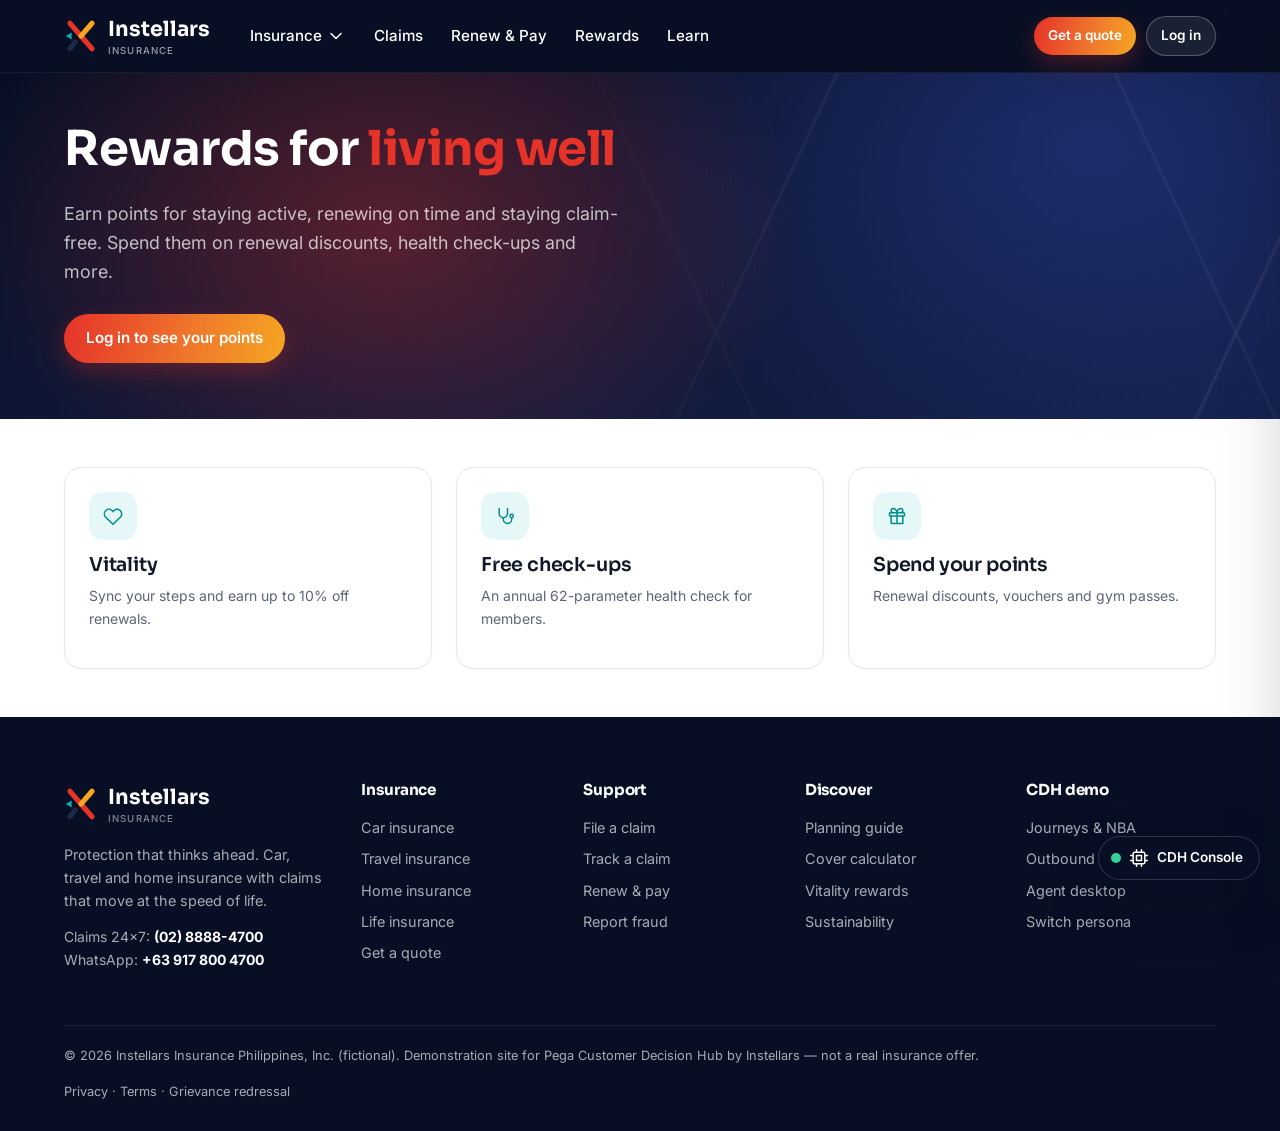
<file: rewards.html>
<!doctype html>
<html lang="en">
<head>
  <meta charset="utf-8">
  <meta name="viewport" content="width=device-width, initial-scale=1">
  <title>Rewards & Vitality | Instellars Insurance</title>
  <link rel="preconnect" href="https://fonts.googleapis.com"><link rel="preconnect" href="https://fonts.gstatic.com" crossorigin>
  <link href="https://fonts.googleapis.com/css2?family=Sora:wght@500;600;700&family=Inter:wght@400;500;600;700&family=JetBrains+Mono:wght@400;500&display=swap" rel="stylesheet">
  <link rel="stylesheet" href="css/site.css">
</head>
<body data-page="rewards" data-hero="dark">
<header id="site-header"></header>
<main>
  <section class="hero page-hero" style="padding:48px 0 56px"><div class="wrap" id="rhead"></div></section>
  <section class="block tight"><div class="wrap" id="rbody"></div></section>
</main>
<footer id="site-footer"></footer>
<script src="js/data.js"></script>
<script src="js/store.js"></script>
<script src="js/cdh.js"></script>
<script src="js/ui.js"></script>
<script>
UI.init();
const seen = a => { const c = Store.current(); return c && Store.s.responses.some(r => r.cid === c.id && r.aid === a); };
const addPts = (n, why) => { const c = Store.current(); Store.update(c.id, x => { x.loyalty.points += n; x.loyalty.tier = INSIGHTS.tierOf(x.loyalty.points); }); Store.event(c.id, "reward", `${n > 0 ? "+" : ""}${n} points · ${why}`); };

render();
if (Store.current()) {
  window.addEventListener("store:change", render);
  if (location.hash) setTimeout(() => { const el = document.querySelector(location.hash); if (el) el.scrollIntoView({ behavior: "smooth" }); }, 300);
}

function render() {
  const c = Store.current();
  const head = document.getElementById("rhead"), body = document.getElementById("rbody");
  if (!c) {
    head.innerHTML = `<h1>Rewards for <span class="red">living well</span></h1><p class="lead">Earn points for staying active, renewing on time and staying claim-free. Spend them on renewal discounts, health check-ups and more.</p><div class="hero-actions"><a class="btn btn-primary" href="login.html?next=rewards.html">Log in to see your points</a></div>`;
    body.innerHTML = `<div class="grid g3">${[["heart", "Vitality", "Sync your steps and earn up to 10% off renewals."], ["stethoscope", "Free check-ups", "An annual 62-parameter health check for members."], ["gift", "Spend your points", "Renewal discounts, vouchers and gym passes."]].map(([i, h, p]) => `<div class="card"><span class="ico-bubble teal">${icon(i)}</span><h3>${h}</h3><p class="muted small">${p}</p></div>`).join("")}</div>`;
    return;
  }
  const nt = INSIGHTS.nextTier(c), w = c.wellness;
  const tierMin = INSIGHTS.tiers.find(t => t.name === c.loyalty.tier).min;
  head.innerHTML = `<div class="crumbs"><a href="dashboard.html">My account</a> / Rewards</div>
    <div class="hero-grid" style="gap:32px"><div><span class="chip chip-red" style="margin-bottom:14px">${c.loyalty.tier} member</span><h1 style="margin-bottom:8px">${c.loyalty.points.toLocaleString("en-PH")} <span class="red">points</span></h1>
      <p class="lead" style="margin:0">${nt ? `${nt.gap.toLocaleString("en-PH")} points to ${nt.name}` : "You've reached our top tier."}</p>
      ${nt ? `<div class="meter" style="margin-top:14px;max-width:420px;background:rgba(255,255,255,.12)"><i style="width:${(c.loyalty.points - tierMin) / (c.loyalty.points - tierMin + nt.gap) * 100}%"></i></div>` : ""}</div>
      <div class="stat-grid"><div class="glass stat"><b>${H.tenure(c)}</b><span>Years with us</span></div><div class="glass stat"><b>${w.enrolled ? (w.stepsWeek / 1000).toFixed(1) + "k" : "—"}</b><span>Steps this week</span></div></div></div>`;

  const celebrate = (H.birthday(c) && !c.giftBirthday) ? ["cake", `Happy birthday, ${c.first}!`, "200 bonus points are waiting for you.", 200, "giftBirthday", ["N10"]]
    : (H.anniversary(c) && !c.giftAnniv) ? ["award", `${H.tenure(c)} years together!`, "Thank you for your loyalty — collect 500 anniversary points.", 500, "giftAnniv", ["N09", "N23", "R17"]] : null;

  body.innerHTML = `
    ${celebrate ? `<div class="nba-hero" style="margin-bottom:28px"><span class="ico-bubble">${icon(celebrate[0], "ico-lg")}</span><div><h3>${esc(celebrate[1])}</h3><p>${celebrate[2]}</p></div><div class="actions"><button class="btn btn-primary" id="gift">Collect ${celebrate[3]} points</button></div></div>` : ""}
    <div class="dash-grid">
      <div>
        <div class="panel" id="wellness"><div class="panel-head"><h3>Instellars Vitality</h3>${w.enrolled ? '<span class="badge b-teal">Member</span>' : ""}</div>
          ${w.enrolled ? `
            <div style="display:flex;justify-content:space-between;font-size:.9rem;margin-bottom:6px"><span>This week: <b>${w.stepsWeek.toLocaleString("en-PH")}</b> steps</span><span class="muted">Goal ${w.goal.toLocaleString("en-PH")}</span></div>
            <div class="meter teal" style="height:12px"><i style="width:${Math.min(100, w.stepsWeek / w.goal * 100)}%"></i></div>
            <div class="garage" style="margin-top:12px"><span>${icon("watch")} Fitness tracker</span>${w.trackerLinked ? '<span class="badge b-green">Connected</span>' : '<button class="btn btn-dark btn-xs" id="link">Connect</button>'}</div>
            <div class="garage"><span>Renewal discount earned</span><b>${Math.min(10, Math.round(w.stepsWeek / w.goal * 6))}%</b></div>`
          : `<p class="muted">Sync your steps, complete weekly challenges and earn up to 10% off your renewals — free for all policyholders.</p><button class="btn btn-primary" id="enroll">Join Vitality — +200 points</button>`}
        </div>
        <div class="panel" id="challenge"><div class="panel-head"><h3>Weekly steps challenge</h3></div>
          ${!w.enrolled ? `<p class="muted small">Join Vitality to take part.</p>` : w.challengeClaimed ? `<div class="notice ok">${icon("trophy")}<div>Challenge complete — 250 points collected. New challenge starts Monday.</div></div>`
            : w.stepsWeek >= w.goal ? `<div class="notice ok" style="margin-bottom:12px">${icon("trophy")}<div><b>Goal achieved!</b> You walked ${w.stepsWeek.toLocaleString("en-PH")} steps this week.</div></div><button class="btn btn-primary btn-sm" id="claim">Claim 250 points</button>`
            : `<p class="muted small">${(w.goal - w.stepsWeek).toLocaleString("en-PH")} steps to go this week. You've got this.</p>`}
        </div>
        <div class="panel" id="redeem"><div class="panel-head"><h3>Spend your points</h3></div>
          ${[["Renewal discount ₱500", 1000, "percent"], ["SM Gift Pass ₱500", 600, "gift"], ["1-month gym pass", 1500, "heart"], ["Free car wash & check", 800, "car"]].map(([n, p, i]) => `<div class="garage"><span style="display:flex;gap:10px;align-items:center">${icon(i)} ${n}</span><button class="btn btn-ghost btn-xs" data-redeem="${p}" data-name="${n}" ${c.loyalty.points < p ? "disabled" : ""}>${p.toLocaleString("en-PH")} pts</button></div>`).join("")}
        </div>
      </div>
      <aside>
        <div class="panel" id="checkup"><div class="panel-head"><h3>Annual health check-up</h3></div>
          <p class="small muted">Last check-up: ${w.lastCheckup ? fdate(w.lastCheckup) : "never"}. ${w.enrolled ? "Free for Vitality members." : "Free once you join Vitality."}</p>
          <button class="btn btn-dark btn-sm btn-block" id="book" ${w.lastCheckup && -daysUntil(w.lastCheckup) < 300 ? "disabled" : ""}>Book home sample collection</button></div>
        <div class="panel" id="refer"><div class="panel-head"><h3>Refer a friend</h3></div><p class="small muted">Give ₱500, get ₱500 when they buy their first policy.</p>
          <div class="field" style="margin:0"><input readonly value="instellars.ph/r/${c.first.toUpperCase()}${c.id.slice(-3)}"></div><button class="btn btn-ghost btn-sm btn-block" style="margin-top:10px" id="share">Copy my link</button></div>
        <div class="panel"><div class="panel-head"><h3>Recommended</h3></div><div id="nba"></div></div>
      </aside>
    </div>`;
  const on = (id, fn) => { const b = document.getElementById(id); if (b) b.onclick = fn; };
  on("gift", () => { Store.update(c.id, x => { x[celebrate[4]] = true; }); addPts(celebrate[3], celebrate[1]); UI.convert(celebrate[5].filter(seen)); UI.toast(`${celebrate[3]} points added 🎉`); });
  on("enroll", () => { Store.update(c.id, x => { x.wellness.enrolled = true; x.wellness.challengeClaimed = false; }); addPts(200, "Joined Vitality"); UI.convert(["N04"].filter(seen)); UI.toast("Welcome to Vitality! +200 points."); });
  on("link", () => { Store.update(c.id, x => { x.wellness.trackerLinked = true; }); UI.convert(["N17"].filter(seen)); UI.toast("Tracker connected — steps sync automatically."); });
  on("claim", () => { Store.update(c.id, x => { x.wellness.challengeClaimed = true; }); addPts(250, "Weekly steps challenge"); UI.convert(["N06"].filter(seen)); UI.toast("250 points claimed. Keep it up!"); });
  on("book", () => {
    const m = UI.modal(`<span class="ico-bubble teal" style="margin-bottom:12px">${icon("stethoscope")}</span><h3>Book your health check-up</h3>
      <div class="field"><label>Preferred date</label><input type="date" id="bd" value="${D(3)}" min="${D(1)}"></div>
      <div class="field"><label>Partner lab</label><select><option>Hi-Precision Diagnostics — home service</option><option>Healthway — home service</option><option>St. Luke's Medical Center — walk-in</option></select></div>
      <button class="btn btn-primary btn-block" id="bk">Confirm booking</button>`);
    m.querySelector("#bk").onclick = () => { Store.update(c.id, x => { x.wellness.lastCheckup = D(0); }); UI.convert(["N05", "N18"].filter(seen)); UI.closeModal(); UI.toast("Booked! Confirmation sent on WhatsApp."); };
  });
  on("share", () => { try { navigator.clipboard.writeText(document.querySelector("#refer input").value); } catch (e) { /* ignore */ } UI.convert(["R16"].filter(seen)); UI.toast("Referral link copied."); });
  document.querySelectorAll("[data-redeem]").forEach(b => b.onclick = () => { addPts(-(+b.dataset.redeem), "Redeemed " + b.dataset.name); UI.convert(["N19"].filter(seen)); UI.toast(`Redeemed: ${b.dataset.name}`); });
  UI.nba("nba", { channel: "Web", context: "rewards", limit: 3, variant: "list" });
}
</script>
</body>
</html>
</file>
<file: css/site.css>
/* ==========================================================================
   Instellars Insurance — site styles
   Look & feel follows instellars.com: deep-navy hero with red glow, Sora
   headings, Inter body, red/orange gradient CTAs, teal secondary accent.
   ========================================================================== */
:root {
  --navy-950: #080F24;
  --navy-900: #0D1733;
  --navy-800: #1E2A4A;
  --navy-700: #2B3A63;
  --ink: #111827;
  --text: #1E2A4A;
  --muted: #5B6478;
  --line: #E4E7EF;
  --bg: #FFFFFF;
  --bg-soft: #F5F7FB;
  --red: #E5332A;
  --red-600: #C9261E;
  --orange: #F5A623;
  --teal: #00B4B4;
  --teal-700: #008C8C;
  --blue: #3B5BDB;
  --green: #12A150;
  --amber: #D98A00;
  --grad: linear-gradient(100deg, #E5332A 0%, #F07A2B 60%, #F5A623 100%);
  --radius: 18px;
  --radius-sm: 12px;
  --shadow: 0 10px 30px rgba(15, 23, 42, .08);
  --shadow-lg: 0 24px 60px rgba(8, 15, 36, .18);
  --font-head: "Sora", system-ui, sans-serif;
  --font-body: "Inter", system-ui, sans-serif;
  --wrap: 1200px;
}

* { box-sizing: border-box; }
html { scroll-behavior: smooth; }
body {
  margin: 0; font-family: var(--font-body); color: var(--text); background: var(--bg);
  font-size: 16px; line-height: 1.6; -webkit-font-smoothing: antialiased;
}
img, svg { display: block; max-width: 100%; }
a { color: inherit; text-decoration: none; }
h1, h2, h3, h4 { font-family: var(--font-head); color: var(--ink); margin: 0 0 .5em; line-height: 1.15; letter-spacing: -.01em; }
h1 { font-size: clamp(2.2rem, 5vw, 4rem); font-weight: 700; }
h2 { font-size: clamp(1.6rem, 3vw, 2.3rem); font-weight: 700; }
h3 { font-size: 1.2rem; font-weight: 600; }
p { margin: 0 0 1em; }
button, input, select, textarea { font: inherit; color: inherit; }
.wrap { max-width: var(--wrap); margin: 0 auto; padding: 0 24px; }
.muted { color: var(--muted); }
.small { font-size: .875rem; }
.xs { font-size: .75rem; }
.hidden { display: none !important; }
.grad-text { background: var(--grad); -webkit-background-clip: text; background-clip: text; color: transparent; }
.red { color: var(--red); }
.nowrap { white-space: nowrap; }
.sr-only { position: absolute; width: 1px; height: 1px; overflow: hidden; clip: rect(0 0 0 0); }

/* ---------- Icons ---------- */
.ico { width: 20px; height: 20px; stroke: currentColor; fill: none; stroke-width: 1.8; stroke-linecap: round; stroke-linejoin: round; flex: none; }
.ico-lg { width: 28px; height: 28px; }
.ico-bubble { width: 48px; height: 48px; border-radius: 14px; display: grid; place-items: center; background: rgba(229, 51, 42, .08); color: var(--red); flex: none; }
.ico-bubble.teal { background: rgba(0, 180, 180, .1); color: var(--teal-700); }
.ico-bubble.amber { background: rgba(245, 166, 35, .14); color: var(--amber); }
.ico-bubble.blue { background: rgba(59, 91, 219, .1); color: var(--blue); }

/* ---------- Buttons ---------- */
.btn {
  display: inline-flex; align-items: center; justify-content: center; gap: 8px; border: 0; cursor: pointer;
  padding: 12px 22px; border-radius: 999px; font-weight: 600; font-size: .95rem; transition: transform .15s, box-shadow .15s, background .15s;
  white-space: nowrap;
}
.btn:hover { transform: translateY(-1px); }
.btn:disabled { opacity: .5; cursor: not-allowed; transform: none; }
.btn-primary { background: var(--grad); color: #fff; box-shadow: 0 8px 22px rgba(229, 51, 42, .28); }
.btn-dark { background: var(--navy-800); color: #fff; }
.btn-outline { background: transparent; color: var(--navy-800); border: 1.5px solid var(--navy-800); }
.btn-ghost { background: var(--bg-soft); color: var(--navy-800); }
.btn-light { background: rgba(255, 255, 255, .08); color: #fff; border: 1px solid rgba(255, 255, 255, .25); }
.btn-sm { padding: 8px 14px; font-size: .85rem; }
.btn-xs { padding: 5px 10px; font-size: .78rem; }
.btn-block { width: 100%; }
.link { color: var(--red); font-weight: 600; display: inline-flex; align-items: center; gap: 4px; cursor: pointer; background: none; border: 0; padding: 0; }
.link:hover { text-decoration: underline; }

/* ---------- Chips / badges ---------- */
.chip { display: inline-flex; align-items: center; gap: 6px; padding: 4px 12px; border-radius: 999px; font-size: .78rem; font-weight: 600; background: var(--bg-soft); color: var(--navy-800); border: 1px solid var(--line); }
.chip-red { background: var(--red); color: #fff; border-color: var(--red); }
.chip-dark { background: rgba(255, 255, 255, .06); color: rgba(255, 255, 255, .85); border-color: rgba(255, 255, 255, .14); }
.badge { display: inline-block; padding: 2px 9px; border-radius: 999px; font-size: .72rem; font-weight: 700; letter-spacing: .02em; }
.b-green { background: #E6F6EC; color: #0E7A3C; }
.b-amber { background: #FFF3DC; color: #9A6200; }
.b-red { background: #FDE8E7; color: #B42018; }
.b-blue { background: #E8EDFF; color: #2C47B8; }
.b-teal { background: #E0F7F7; color: #007070; }
.b-gray { background: #EEF0F5; color: #4B5468; }
.eyebrow { font-size: .78rem; font-weight: 700; letter-spacing: .14em; text-transform: uppercase; color: var(--red); margin-bottom: 10px; display: block; }

/* ---------- Header ---------- */
.site-header { position: sticky; top: 0; z-index: 50; background: rgba(255, 255, 255, .96); backdrop-filter: blur(10px); border-bottom: 1px solid var(--line); }
.site-header.on-dark { background: var(--navy-950); border-bottom-color: rgba(255, 255, 255, .06); }
.site-header.on-dark.scrolled { background: rgba(255, 255, 255, .97); border-bottom-color: var(--line); }
.nav { display: flex; align-items: center; gap: 28px; height: 72px; }
.logo svg { flex: none; }
.logo { display: flex; align-items: center; gap: 10px; font-family: var(--font-head); font-weight: 700; font-size: 1.3rem; color: var(--ink); }
.logo small { display: block; font-family: var(--font-body); font-weight: 500; font-size: .6rem; letter-spacing: .12em; text-transform: uppercase; color: var(--muted); margin-top: -3px; }
.on-dark:not(.scrolled) .logo, .on-dark:not(.scrolled) .nav-links > a, .on-dark:not(.scrolled) .nav-links .dd > .dd-trigger { color: #fff; }
.on-dark:not(.scrolled) .logo small { color: rgba(255, 255, 255, .6); }
.nav-links { display: flex; align-items: center; gap: 4px; flex: 1; }
.nav-links > a, .nav-links .dd > .dd-trigger { padding: 8px 12px; border-radius: 10px; font-weight: 500; font-size: .95rem; color: var(--navy-800); background: none; border: 0; cursor: pointer; display: inline-flex; align-items: center; gap: 4px; }
.nav-links > a:hover, .nav-links .dd > .dd-trigger:hover, .nav-links > a.active, .nav-links .dd-trigger.active { color: var(--red); }
.dd { position: relative; }
.dd-menu { position: absolute; top: calc(100% + 8px); left: 0; min-width: 300px; background: #fff; border: 1px solid var(--line); border-radius: 16px; box-shadow: var(--shadow-lg); padding: 10px; display: none; }
.dd:hover .dd-menu, .dd:focus-within .dd-menu { display: block; }
.dd-menu::before { content: ""; position: absolute; top: -10px; left: 0; right: 0; height: 10px; }
.dd-menu a { display: flex; gap: 12px; padding: 10px; border-radius: 12px; align-items: flex-start; }
.dd-menu a:hover { background: var(--bg-soft); }
.dd-menu strong { display: block; font-size: .92rem; color: var(--ink); }
.dd-menu span { font-size: .8rem; color: var(--muted); }
.nav-right { display: flex; align-items: center; gap: 10px; }
.avatar { width: 38px; height: 38px; border-radius: 50%; background: var(--grad); color: #fff; font-weight: 700; display: grid; place-items: center; font-size: .9rem; flex: none; }
.user-pill { display: flex; align-items: center; gap: 10px; padding: 4px 12px 4px 4px; border-radius: 999px; border: 1px solid var(--line); background: #fff; cursor: pointer; }
.user-pill b { font-size: .88rem; }
.on-dark:not(.scrolled) .user-pill { background: rgba(255, 255, 255, .06); border-color: rgba(255, 255, 255, .18); color: #fff; }
.menu-toggle { display: none; background: none; border: 0; cursor: pointer; color: inherit; }
.on-dark:not(.scrolled) .menu-toggle { color: #fff; }

/* ---------- Hero ---------- */
.hero { position: relative; overflow: hidden; background: var(--navy-950); color: #fff; padding: 80px 0 90px; }
.hero::before { content: ""; position: absolute; inset: 0; background:
  radial-gradient(600px 420px at 30% 45%, rgba(229, 51, 42, .35), transparent 70%),
  radial-gradient(700px 500px at 85% 20%, rgba(59, 91, 219, .30), transparent 70%),
  linear-gradient(160deg, #080F24 0%, #14204A 100%); }
.hero::after { content: ""; position: absolute; inset: 0; opacity: .12; background-image:
  linear-gradient(115deg, transparent 49.6%, rgba(255, 255, 255, .6) 50%, transparent 50.4%),
  linear-gradient(65deg, transparent 49.6%, rgba(255, 255, 255, .4) 50%, transparent 50.4%);
  background-size: 520px 520px; background-position: 60% 0; mask-image: linear-gradient(90deg, transparent 30%, #000 80%); }
.hero > .wrap { position: relative; z-index: 1; }
.hero h1 { color: #fff; }
.hero h1 .grad-text, .hero h1 .red { color: var(--red); background: none; -webkit-text-fill-color: currentColor; }
.hero p.lead { color: rgba(255, 255, 255, .72); font-size: 1.12rem; max-width: 560px; }
.hero-grid { display: grid; grid-template-columns: 1.1fr .9fr; gap: 56px; align-items: center; }
.hero-actions { display: flex; gap: 12px; flex-wrap: wrap; margin-top: 28px; }
.hero-chips { display: flex; gap: 8px; flex-wrap: wrap; margin-top: 36px; }
.glass { background: rgba(255, 255, 255, .06); border: 1px solid rgba(255, 255, 255, .12); border-radius: 20px; backdrop-filter: blur(6px); }
.stat-grid { display: grid; grid-template-columns: 1fr 1fr; gap: 16px; }
.stat { padding: 24px; }
.stat b { display: block; font-family: var(--font-head); font-size: 2.3rem; color: var(--red); line-height: 1.1; }
.stat span { color: rgba(255, 255, 255, .65); font-size: .88rem; }
.page-hero { padding: 56px 0 60px; }
.page-hero h1 { font-size: clamp(1.9rem, 4vw, 3rem); }
.crumbs { font-size: .85rem; color: rgba(255, 255, 255, .6); margin-bottom: 14px; }
.crumbs a:hover { color: #fff; }

/* ---------- Sections ---------- */
section.block { padding: 80px 0; }
section.block.soft { background: var(--bg-soft); }
section.block.tight { padding: 48px 0; }
.sec-head { display: flex; justify-content: space-between; align-items: flex-end; gap: 24px; margin-bottom: 36px; flex-wrap: wrap; }
.sec-head p { max-width: 560px; color: var(--muted); margin: 0; }
.grid { display: grid; gap: 24px; }
.g2 { grid-template-columns: repeat(2, 1fr); }
.g3 { grid-template-columns: repeat(3, 1fr); }
.g4 { grid-template-columns: repeat(4, 1fr); }
.card { background: #fff; border: 1px solid var(--line); border-radius: var(--radius); padding: 24px; box-shadow: 0 1px 2px rgba(15, 23, 42, .03); }
.card.hover { transition: transform .2s, box-shadow .2s; }
.card.hover:hover { transform: translateY(-3px); box-shadow: var(--shadow); }
.card h3 { margin-top: 14px; }
.card-dark { background: var(--navy-900); color: #fff; border-color: rgba(255, 255, 255, .08); }
.card-dark h3, .card-dark h2 { color: #fff; }
.product-card { display: flex; flex-direction: column; min-height: 100%; }
.product-card ul { padding-left: 0; list-style: none; margin: 0 0 20px; }
.product-card li { display: flex; gap: 8px; padding: 4px 0; font-size: .92rem; color: var(--muted); }
.product-card li .ico { color: var(--teal); width: 18px; height: 18px; margin-top: 3px; }
.product-card .price { font-family: var(--font-head); font-weight: 700; font-size: 1.1rem; color: var(--ink); margin: auto 0 16px; }
.product-card .price small { font-family: var(--font-body); font-weight: 400; color: var(--muted); font-size: .8rem; }

/* ---------- NBA placements ---------- */
.nba-hero { position: relative; overflow: hidden; border-radius: 22px; padding: 32px; color: #fff; background: var(--navy-800); display: grid; grid-template-columns: auto 1fr auto; gap: 24px; align-items: center; box-shadow: var(--shadow-lg); }
.nba-hero::before { content: ""; position: absolute; inset: 0; background: radial-gradient(420px 260px at 0% 0%, rgba(229, 51, 42, .45), transparent 70%), radial-gradient(420px 260px at 100% 100%, rgba(0, 180, 180, .25), transparent 70%); }
.nba-hero > * { position: relative; }
.nba-hero h3 { color: #fff; font-size: 1.45rem; margin: 6px 0 6px; }
.nba-hero p { color: rgba(255, 255, 255, .75); margin: 0; max-width: 640px; }
.nba-hero .ico-bubble { width: 64px; height: 64px; background: rgba(255, 255, 255, .1); color: #fff; border-radius: 18px; }
.nba-hero .actions { display: flex; flex-direction: column; gap: 8px; align-items: stretch; }
.nba-hero.engage { background: linear-gradient(135deg, #1B2B6B, #1E2A4A); }
.nba-meta { display: flex; gap: 6px; flex-wrap: wrap; align-items: center; }
.nba-meta .chip { font-size: .7rem; padding: 2px 9px; }
.nba-hero .nba-meta .chip { background: rgba(255, 255, 255, .1); color: #fff; border-color: rgba(255, 255, 255, .18); }
.nba-tiles { display: grid; grid-template-columns: repeat(3, 1fr); gap: 20px; }
.nba-card { position: relative; background: #fff; border: 1px solid var(--line); border-radius: var(--radius); padding: 22px; display: flex; flex-direction: column; gap: 10px; transition: box-shadow .2s, transform .2s; }
.nba-card:hover { box-shadow: var(--shadow); transform: translateY(-2px); }
.nba-card h4 { font-family: var(--font-head); font-size: 1.05rem; margin: 4px 0 0; color: var(--ink); }
.nba-card p { font-size: .9rem; color: var(--muted); margin: 0; flex: 1; }
.nba-card .row { display: flex; gap: 8px; align-items: center; flex-wrap: wrap; }
.nba-card .why { margin-left: auto; font-size: .75rem; color: var(--muted); background: none; border: 0; cursor: pointer; display: inline-flex; align-items: center; gap: 4px; }
.nba-card .why:hover { color: var(--red); }
.nba-hero .why { color: rgba(255, 255, 255, .7); background: none; border: 0; cursor: pointer; font-size: .78rem; display: inline-flex; gap: 4px; align-items: center; justify-content: center; }
.nba-hero .why:hover { color: #fff; }
.nba-card.responded { opacity: .55; }
.nba-list { display: flex; flex-direction: column; gap: 12px; }
.nba-row { display: grid; grid-template-columns: auto 1fr auto; gap: 16px; align-items: center; padding: 16px; border: 1px solid var(--line); border-radius: 14px; background: #fff; }
.nba-row h4 { margin: 0 0 2px; font-size: .98rem; font-family: var(--font-head); }
.nba-row p { margin: 0; font-size: .86rem; color: var(--muted); }
.nba-row .btns { display: flex; gap: 6px; align-items: center; }
.modal .nba-row, aside .nba-row { grid-template-columns: auto 1fr; }
.modal .nba-row .btns, aside .nba-row .btns { grid-column: 2; }
/* A placement band with nothing relevant to show collapses instead of leaving a gap. */
section.block:has(> .wrap > [data-dkey]:empty) { display: none; }
.nba-empty { padding: 20px; border: 1px dashed var(--line); border-radius: 14px; color: var(--muted); font-size: .9rem; text-align: center; }
.issue-dot { width: 8px; height: 8px; border-radius: 50%; display: inline-block; }
.cdh-tag { display: inline-flex; align-items: center; gap: 5px; font-size: .68rem; font-weight: 700; letter-spacing: .08em; text-transform: uppercase; color: var(--teal-700); }
.nba-hero .cdh-tag { color: #7FE3E3; }

/* ---------- Forms ---------- */
.field { display: flex; flex-direction: column; gap: 6px; margin-bottom: 16px; }
.field label { font-size: .85rem; font-weight: 600; color: var(--navy-800); }
.field input, .field select, .field textarea { padding: 12px 14px; border: 1.5px solid var(--line); border-radius: 12px; background: #fff; outline: none; transition: border .15s; width: 100%; }
.field input:focus, .field select:focus, .field textarea:focus { border-color: var(--navy-800); }
.field .hint { font-size: .78rem; color: var(--muted); }
.row2 { display: grid; grid-template-columns: 1fr 1fr; gap: 16px; }
.row3 { display: grid; grid-template-columns: repeat(3, 1fr); gap: 16px; }
.opt-grid { display: grid; grid-template-columns: repeat(auto-fill, minmax(170px, 1fr)); gap: 12px; margin-bottom: 16px; }
.opt { position: relative; border: 1.5px solid var(--line); border-radius: 14px; padding: 14px; cursor: pointer; display: flex; gap: 10px; align-items: flex-start; background: #fff; }
.opt input { position: absolute; opacity: 0; pointer-events: none; }
.opt:has(input:checked) { border-color: var(--red); background: #FFF6F5; box-shadow: 0 0 0 3px rgba(229, 51, 42, .08); }
.opt b { display: block; font-size: .92rem; }
.opt span { font-size: .78rem; color: var(--muted); }
.check { display: flex; gap: 10px; align-items: flex-start; font-size: .9rem; cursor: pointer; padding: 10px 0; }
.check input { width: 18px; height: 18px; accent-color: var(--red); margin-top: 3px; }
.toggle { position: relative; width: 44px; height: 24px; flex: none; }
.toggle input { opacity: 0; width: 0; height: 0; }
.toggle span { position: absolute; inset: 0; background: #CBD1DC; border-radius: 999px; cursor: pointer; transition: .2s; }
.toggle span::before { content: ""; position: absolute; width: 18px; height: 18px; left: 3px; top: 3px; background: #fff; border-radius: 50%; transition: .2s; }
.toggle input:checked + span { background: var(--teal); }
.toggle input:checked + span::before { transform: translateX(20px); }

/* ---------- Stepper / wizard ---------- */
.stepper { display: flex; gap: 8px; margin-bottom: 28px; flex-wrap: wrap; }
.stepper .st { display: flex; align-items: center; gap: 8px; font-size: .85rem; font-weight: 600; color: var(--muted); padding: 6px 14px 6px 6px; border-radius: 999px; background: var(--bg-soft); }
.stepper .st i { width: 24px; height: 24px; border-radius: 50%; display: grid; place-items: center; font-style: normal; background: #fff; border: 1px solid var(--line); font-size: .75rem; }
.stepper .st.on { color: var(--ink); background: #FFF0EE; }
.stepper .st.on i { background: var(--red); color: #fff; border-color: var(--red); }
.stepper .st.done i { background: var(--teal); color: #fff; border-color: var(--teal); }
.layout-side { display: grid; grid-template-columns: 1fr 360px; gap: 32px; align-items: start; }
.sticky { position: sticky; top: 92px; }
.summary-card { background: var(--navy-900); color: #fff; border-radius: var(--radius); padding: 26px; }
.summary-card h3 { color: #fff; }
.summary-card .line { display: flex; justify-content: space-between; padding: 8px 0; border-bottom: 1px solid rgba(255, 255, 255, .08); font-size: .9rem; color: rgba(255, 255, 255, .8); }
.summary-card .total { display: flex; justify-content: space-between; align-items: baseline; margin-top: 14px; }
.summary-card .total b { font-family: var(--font-head); font-size: 2rem; }
.plan-grid { display: grid; grid-template-columns: repeat(3, 1fr); gap: 16px; margin-bottom: 20px; }
.plan { border: 1.5px solid var(--line); border-radius: 16px; padding: 20px; cursor: pointer; position: relative; background: #fff; }
.plan:has(input:checked) { border-color: var(--red); box-shadow: 0 0 0 3px rgba(229, 51, 42, .08); }
.plan input { position: absolute; opacity: 0; }
.plan h4 { font-family: var(--font-head); margin: 0 0 4px; }
.plan .p { font-family: var(--font-head); font-size: 1.5rem; font-weight: 700; color: var(--ink); }
.plan ul { padding-left: 18px; margin: 10px 0 0; font-size: .82rem; color: var(--muted); }
.plan .tag { position: absolute; top: -10px; right: 14px; }

/* ---------- Tables ---------- */
.table-wrap { overflow-x: auto; border: 1px solid var(--line); border-radius: 14px; background: #fff; }
table.t { width: 100%; border-collapse: collapse; font-size: .88rem; }
table.t th { text-align: left; font-weight: 600; color: var(--muted); font-size: .75rem; text-transform: uppercase; letter-spacing: .06em; padding: 12px 14px; background: var(--bg-soft); border-bottom: 1px solid var(--line); white-space: nowrap; }
table.t td { padding: 12px 14px; border-bottom: 1px solid var(--line); vertical-align: top; }
table.t tr:last-child td { border-bottom: 0; }
table.t tr.dim td { opacity: .5; }
table.t .num { text-align: right; font-variant-numeric: tabular-nums; }

/* ---------- Dashboard ---------- */
.dash-head { background: var(--navy-950); color: #fff; padding: 40px 0 110px; position: relative; overflow: hidden; }
.dash-head::before { content: ""; position: absolute; inset: 0; background: radial-gradient(500px 300px at 15% 30%, rgba(229, 51, 42, .3), transparent 70%), radial-gradient(600px 400px at 90% 10%, rgba(59, 91, 219, .3), transparent 70%); }
.dash-head > .wrap { position: relative; }
.dash-head h1 { color: #fff; font-size: clamp(1.7rem, 3vw, 2.4rem); margin-bottom: 4px; }
.dash-head p { color: rgba(255, 255, 255, .7); margin: 0; }
.dash-body { margin-top: -80px; position: relative; padding-bottom: 60px; }
.kpis { display: grid; grid-template-columns: repeat(4, 1fr); gap: 16px; margin-bottom: 24px; }
.kpi { background: #fff; border-radius: 16px; padding: 18px 20px; box-shadow: var(--shadow); border: 1px solid var(--line); }
.kpi span { font-size: .8rem; color: var(--muted); display: flex; align-items: center; gap: 6px; }
.kpi b { display: block; font-family: var(--font-head); font-size: 1.5rem; color: var(--ink); margin-top: 4px; }
.dash-grid { display: grid; grid-template-columns: 1fr 380px; gap: 24px; align-items: start; }
.panel { background: #fff; border: 1px solid var(--line); border-radius: var(--radius); padding: 24px; margin-bottom: 24px; }
.panel-head { display: flex; justify-content: space-between; align-items: center; margin-bottom: 16px; gap: 12px; }
.panel-head h3 { margin: 0; font-size: 1.1rem; }
.policy-card { display: grid; grid-template-columns: auto 1fr auto; gap: 16px; align-items: center; padding: 16px; border: 1px solid var(--line); border-radius: 14px; margin-bottom: 12px; transition: border .15s; }
.policy-card:hover { border-color: var(--navy-800); }
.policy-card h4 { margin: 0; font-family: var(--font-head); font-size: 1rem; }
.policy-card .sub { font-size: .82rem; color: var(--muted); }
.policy-card .right { text-align: right; font-size: .82rem; }
.meter { height: 8px; border-radius: 999px; background: var(--bg-soft); overflow: hidden; }
.meter > i { display: block; height: 100%; border-radius: inherit; background: var(--grad); }
.meter.teal > i { background: var(--teal); }
.health-ring { width: 110px; height: 110px; border-radius: 50%; display: grid; place-items: center; flex: none; }
.health-ring div { width: 86px; height: 86px; border-radius: 50%; background: #fff; display: grid; place-items: center; text-align: center; font-family: var(--font-head); }
.health-ring b { font-size: 1.7rem; line-height: 1; display: block; }
.health-ring small { font-family: var(--font-body); font-size: .68rem; color: var(--muted); }
.kv { display: grid; grid-template-columns: auto 1fr; gap: 6px 16px; font-size: .9rem; }
.kv dt { color: var(--muted); }
.kv dd { margin: 0; font-weight: 600; color: var(--ink); }

/* ---------- Timeline ---------- */
.timeline { list-style: none; padding: 0; margin: 0; position: relative; }
.timeline li { position: relative; padding: 0 0 20px 32px; }
.timeline li::before { content: ""; position: absolute; left: 9px; top: 22px; bottom: 0; width: 2px; background: var(--line); }
.timeline li:last-child::before { display: none; }
.timeline li i { position: absolute; left: 0; top: 2px; width: 20px; height: 20px; border-radius: 50%; background: #fff; border: 2px solid var(--line); }
.timeline li.done i { background: var(--teal); border-color: var(--teal); }
.timeline li.now i { background: var(--red); border-color: var(--red); box-shadow: 0 0 0 5px rgba(229, 51, 42, .15); }
.timeline b { display: block; font-size: .92rem; }
.timeline span { font-size: .8rem; color: var(--muted); }

/* ---------- Drawer / modal / toast ---------- */
.scrim { position: fixed; inset: 0; background: rgba(8, 15, 36, .5); z-index: 90; opacity: 0; pointer-events: none; transition: opacity .2s; }
.scrim.open { opacity: 1; pointer-events: auto; }
.drawer { position: fixed; top: 0; right: 0; bottom: 0; width: min(520px, 100%); background: #fff; z-index: 100; transform: translateX(100%); transition: transform .25s ease; display: flex; flex-direction: column; box-shadow: var(--shadow-lg); }
.drawer.open { transform: none; }
.drawer-head { padding: 22px 24px; border-bottom: 1px solid var(--line); display: flex; justify-content: space-between; align-items: flex-start; gap: 16px; }
.drawer-head h3 { margin: 0; }
.drawer-body { padding: 22px 24px; overflow-y: auto; flex: 1; }
.x-btn { background: var(--bg-soft); border: 0; width: 36px; height: 36px; border-radius: 50%; cursor: pointer; display: grid; place-items: center; flex: none; }
.modal { position: fixed; left: 50%; top: 50%; transform: translate(-50%, -46%); width: min(560px, calc(100% - 32px)); max-height: calc(100vh - 40px); overflow-y: auto; background: #fff; border-radius: 22px; z-index: 100; padding: 28px; opacity: 0; pointer-events: none; transition: .2s; box-shadow: var(--shadow-lg); }
.modal.open { opacity: 1; pointer-events: auto; transform: translate(-50%, -50%); }
.toasts { position: fixed; left: 50%; bottom: 24px; transform: translateX(-50%); z-index: 200; display: flex; flex-direction: column; gap: 8px; align-items: center; pointer-events: none; }
.toast { background: var(--navy-900); color: #fff; padding: 12px 18px; border-radius: 12px; font-size: .9rem; box-shadow: var(--shadow-lg); display: flex; gap: 10px; align-items: center; animation: toastIn .25s ease; max-width: 520px; }
.toast .ico { color: #5FE0B0; }
@keyframes toastIn { from { opacity: 0; transform: translateY(10px); } }
.formula { font-family: "JetBrains Mono", ui-monospace, monospace; font-size: .8rem; background: var(--navy-950); color: #E6EBFF; padding: 14px 16px; border-radius: 12px; line-height: 1.7; overflow-x: auto; }
.formula .v { color: #FFB27A; }
.trace-bar { display: grid; grid-template-columns: 110px 1fr 60px; gap: 10px; align-items: center; font-size: .82rem; margin-bottom: 8px; }

/* ---------- CDH console (demo launcher) ---------- */
.cdh-fab { position: fixed; right: 20px; bottom: 20px; z-index: 80; display: flex; align-items: center; gap: 8px; background: var(--navy-950); color: #fff; border: 1px solid rgba(255, 255, 255, .15); padding: 10px 16px 10px 12px; border-radius: 999px; cursor: pointer; box-shadow: var(--shadow-lg); font-weight: 600; font-size: .85rem; }
.cdh-fab .pulse { width: 10px; height: 10px; border-radius: 50%; background: #34D399; box-shadow: 0 0 0 0 rgba(52, 211, 153, .6); animation: pulse 2s infinite; }
@keyframes pulse { 70% { box-shadow: 0 0 0 10px rgba(52, 211, 153, 0); } 100% { box-shadow: 0 0 0 0 rgba(52, 211, 153, 0); } }
.console-links { display: grid; grid-template-columns: 1fr 1fr; gap: 10px; margin: 12px 0 20px; }
.console-links a { border: 1px solid var(--line); border-radius: 12px; padding: 12px; font-size: .85rem; font-weight: 600; display: flex; gap: 8px; align-items: center; }
.console-links a:hover { border-color: var(--red); color: var(--red); }
.persona { display: flex; gap: 12px; align-items: center; padding: 12px; border: 1.5px solid var(--line); border-radius: 14px; cursor: pointer; margin-bottom: 8px; background: #fff; width: 100%; text-align: left; }
.persona:hover { border-color: var(--navy-800); }
.persona.on { border-color: var(--red); background: #FFF6F5; }
.persona b { display: block; font-size: .92rem; }
.persona span { font-size: .78rem; color: var(--muted); }
.log { font-family: "JetBrains Mono", ui-monospace, monospace; font-size: .74rem; border: 1px solid var(--line); border-radius: 12px; max-height: 260px; overflow-y: auto; }
.log div { padding: 7px 10px; border-bottom: 1px solid var(--line); display: grid; grid-template-columns: 62px 1fr; gap: 8px; }
.log div:last-child { border-bottom: 0; }
.log time { color: var(--muted); }

/* ---------- Footer ---------- */
.site-footer { background: var(--navy-950); color: rgba(255, 255, 255, .65); padding: 64px 0 28px; font-size: .9rem; }
.site-footer .logo { color: #fff; }
.site-footer .logo small { color: rgba(255, 255, 255, .5); }
.foot-grid { display: grid; grid-template-columns: 1.4fr repeat(4, 1fr); gap: 32px; }
.site-footer h4 { color: #fff; font-size: .95rem; margin-bottom: 14px; }
.site-footer ul { list-style: none; padding: 0; margin: 0; }
.site-footer li { padding: 4px 0; }
.site-footer a:hover { color: #fff; }
.foot-bottom { border-top: 1px solid rgba(255, 255, 255, .08); margin-top: 40px; padding-top: 20px; display: flex; justify-content: space-between; gap: 16px; flex-wrap: wrap; font-size: .8rem; }

/* ---------- Misc blocks ---------- */
.feature { display: flex; gap: 16px; align-items: flex-start; }
.feature h4 { margin: 0 0 4px; font-family: var(--font-head); font-size: 1rem; }
.feature p { margin: 0; font-size: .9rem; color: var(--muted); }
.cta-band { background: var(--navy-900); border-radius: 26px; padding: 48px; color: #fff; display: flex; justify-content: space-between; align-items: center; gap: 24px; position: relative; overflow: hidden; flex-wrap: wrap; }
.cta-band::before { content: ""; position: absolute; inset: 0; background: radial-gradient(400px 260px at 90% 50%, rgba(229, 51, 42, .45), transparent 70%); }
.cta-band > * { position: relative; }
.cta-band h2 { color: #fff; margin: 0 0 6px; }
.cta-band p { color: rgba(255, 255, 255, .7); margin: 0; }
.steps-num { display: grid; grid-template-columns: repeat(4, 1fr); gap: 24px; counter-reset: s; }
.steps-num > div { counter-increment: s; }
.steps-num > div::before { content: "0" counter(s); font-family: var(--font-head); font-weight: 700; font-size: 2.4rem; background: var(--grad); -webkit-background-clip: text; background-clip: text; color: transparent; display: block; margin-bottom: 6px; }
.tabs { display: flex; gap: 6px; border-bottom: 1px solid var(--line); margin-bottom: 20px; overflow-x: auto; }
.tabs button { background: none; border: 0; padding: 10px 14px; font-weight: 600; color: var(--muted); cursor: pointer; border-bottom: 2px solid transparent; margin-bottom: -1px; white-space: nowrap; }
.tabs button.on { color: var(--red); border-bottom-color: var(--red); }
.notice { display: flex; gap: 12px; padding: 14px 16px; border-radius: 14px; font-size: .9rem; align-items: flex-start; }
.notice.info { background: #EEF3FF; color: #253C8F; }
.notice.warn { background: #FFF5E0; color: #7A4E00; }
.notice.danger { background: #FDECEB; color: #9B1C14; }
.notice.ok { background: #E6F6EC; color: #0E6B35; }
.garage { display: flex; justify-content: space-between; gap: 12px; padding: 12px 0; border-bottom: 1px solid var(--line); font-size: .9rem; }
.garage:last-child { border-bottom: 0; }
.upload { border: 1.5px dashed #C5CCDA; border-radius: 14px; padding: 16px; display: flex; justify-content: space-between; align-items: center; gap: 12px; margin-bottom: 10px; }
.upload.done { border-style: solid; border-color: #A7E3C0; background: #F2FBF5; }

/* ---------- Responsive ---------- */
@media (max-width: 1024px) {
  .hero-grid, .layout-side, .dash-grid { grid-template-columns: 1fr; }
  .g4 { grid-template-columns: repeat(2, 1fr); }
  .foot-grid { grid-template-columns: 1fr 1fr 1fr; }
  .kpis { grid-template-columns: repeat(2, 1fr); }
  .nba-tiles { grid-template-columns: repeat(2, 1fr); }
  .steps-num { grid-template-columns: repeat(2, 1fr); }
}
@media (max-width: 860px) {
  .menu-toggle { display: block; margin-left: auto; }
  .nav-links { display: none; position: absolute; top: 72px; left: 0; right: 0; background: #fff; flex-direction: column; align-items: stretch; padding: 12px 16px 20px; border-bottom: 1px solid var(--line); box-shadow: var(--shadow); }
  .nav-links.open { display: flex; }
  .nav-links > a, .nav-links .dd > .dd-trigger { color: var(--navy-800) !important; }
  .nav-links .dd-menu { position: static; display: block; box-shadow: none; border: 0; padding: 0 0 0 8px; min-width: 0; }
  .nav-right .btn-primary { display: none; }
  .nav { gap: 12px; }
}
@media (max-width: 720px) {
  .wrap { padding: 0 16px; }
  .g2, .g3, .g4, .row2, .row3, .plan-grid, .nba-tiles, .steps-num { grid-template-columns: 1fr; }
  .foot-grid { grid-template-columns: 1fr 1fr; }
  .nba-hero { grid-template-columns: 1fr; padding: 24px; }
  .nba-row { grid-template-columns: 1fr; }
  .policy-card { grid-template-columns: auto 1fr; }
  .policy-card .right { grid-column: 1 / -1; text-align: left; }
  .kpis { grid-template-columns: 1fr 1fr; }
  section.block { padding: 56px 0; }
  .hero { padding: 56px 0 64px; }
  .cta-band { padding: 32px 24px; }
  .user-pill b, .user-pill .ico { display: none; }
  .user-pill { padding: 3px; }
  .kpi b { font-size: 1.2rem; }
  .dash-head .btn { padding: 8px 12px; font-size: .82rem; }
  .cdh-fab span.lbl { display: none; }
}
</file>
